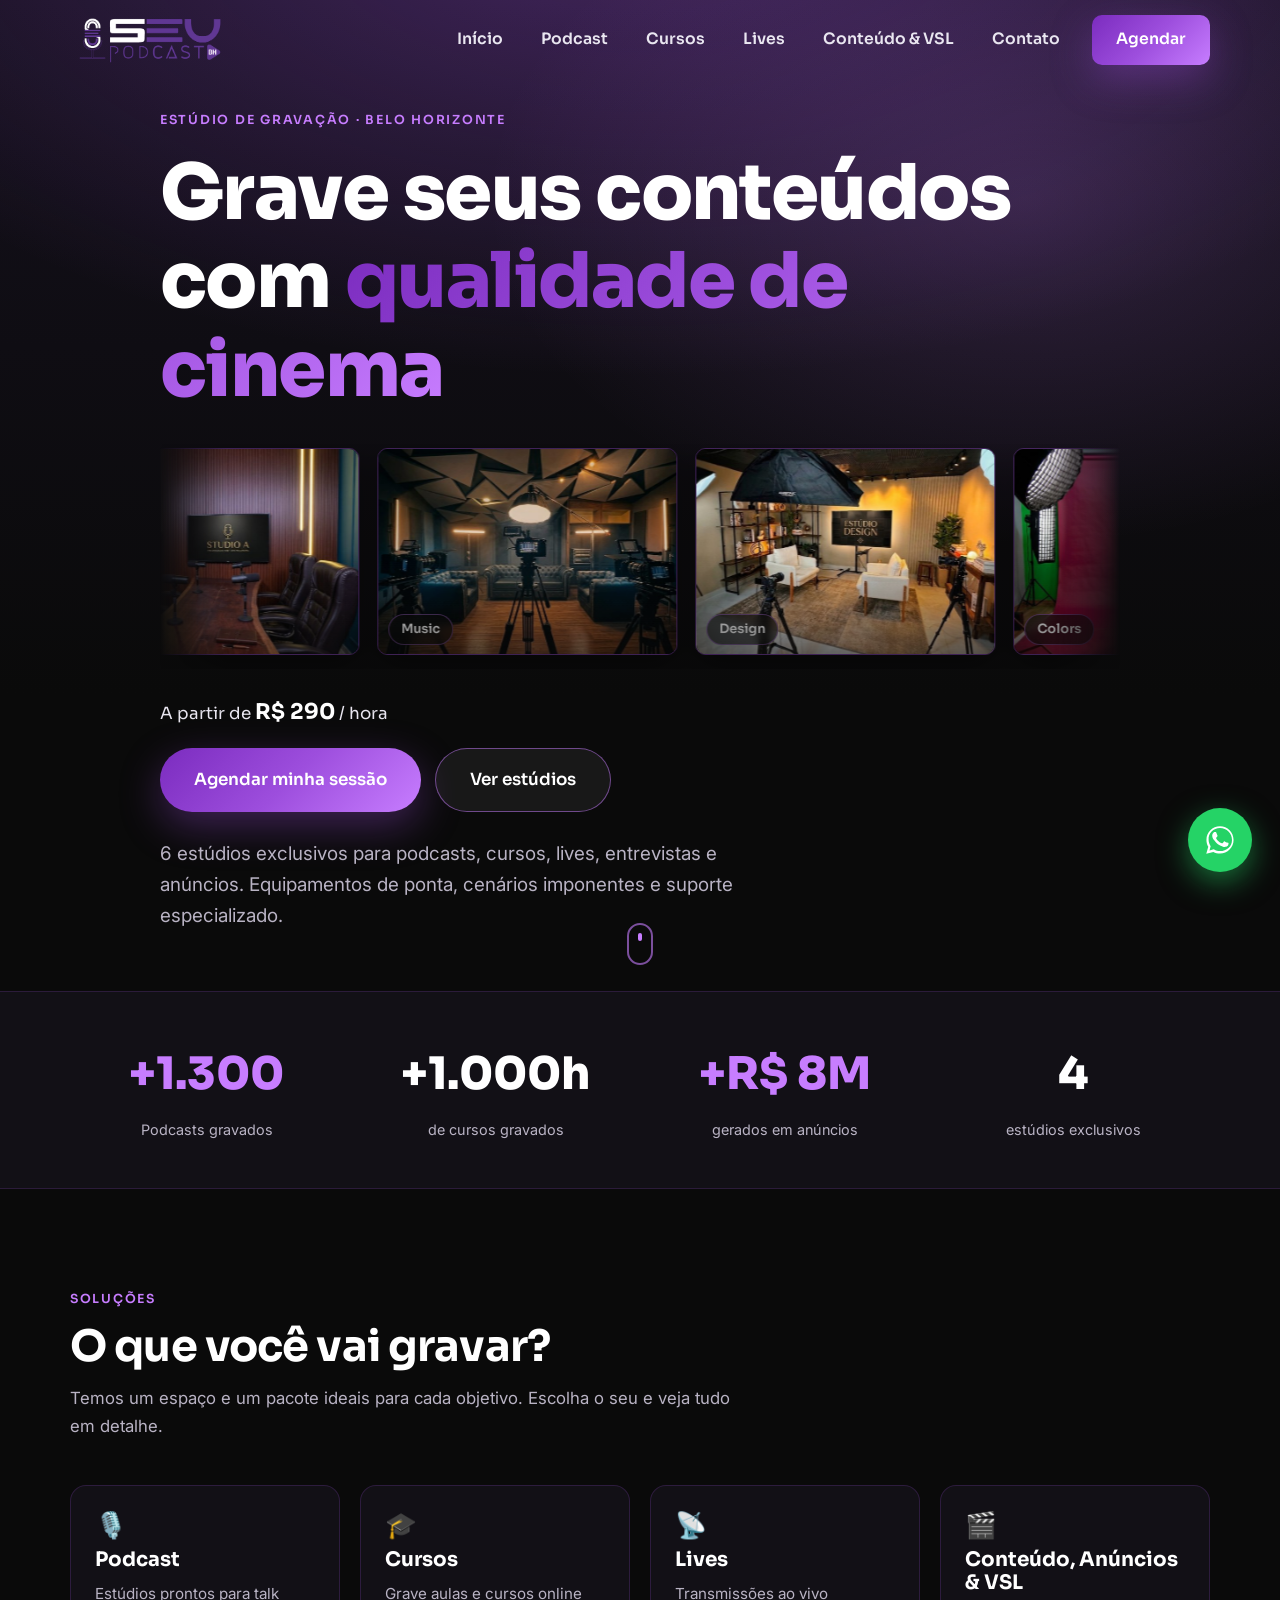
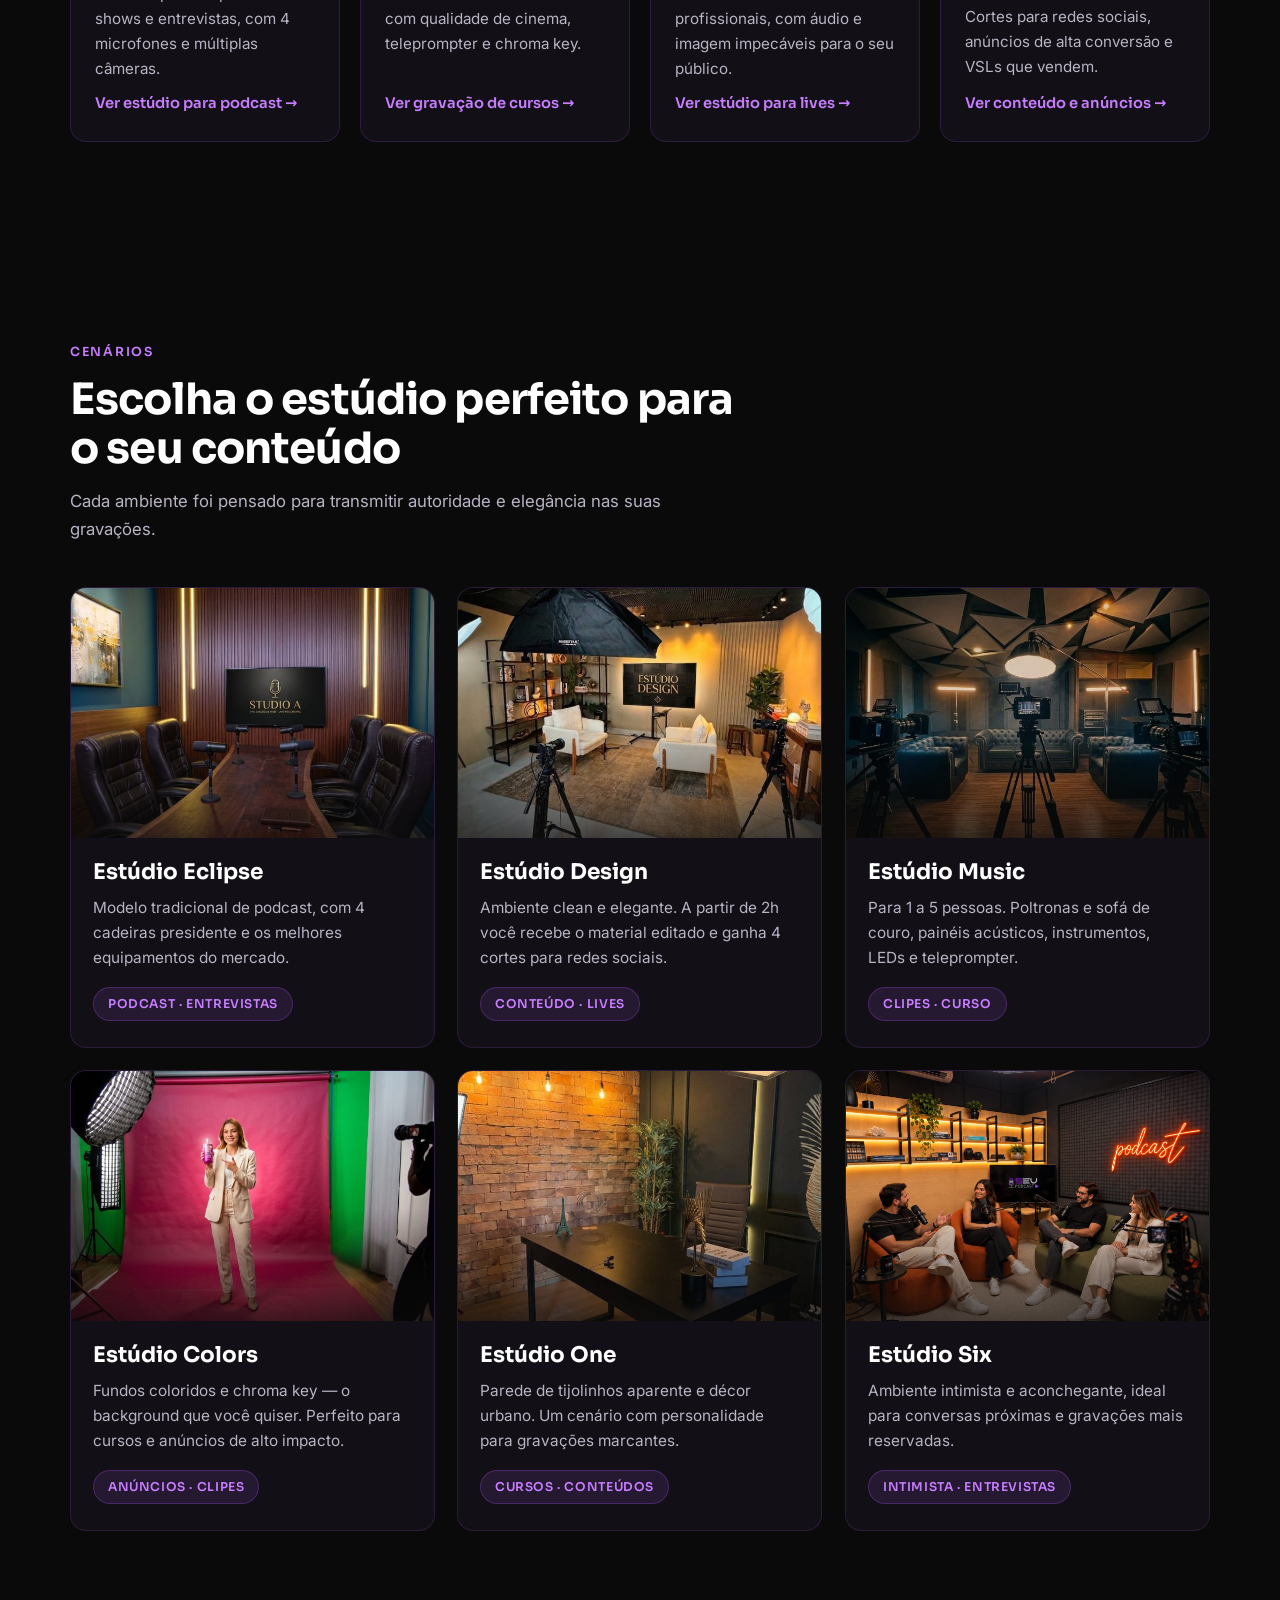
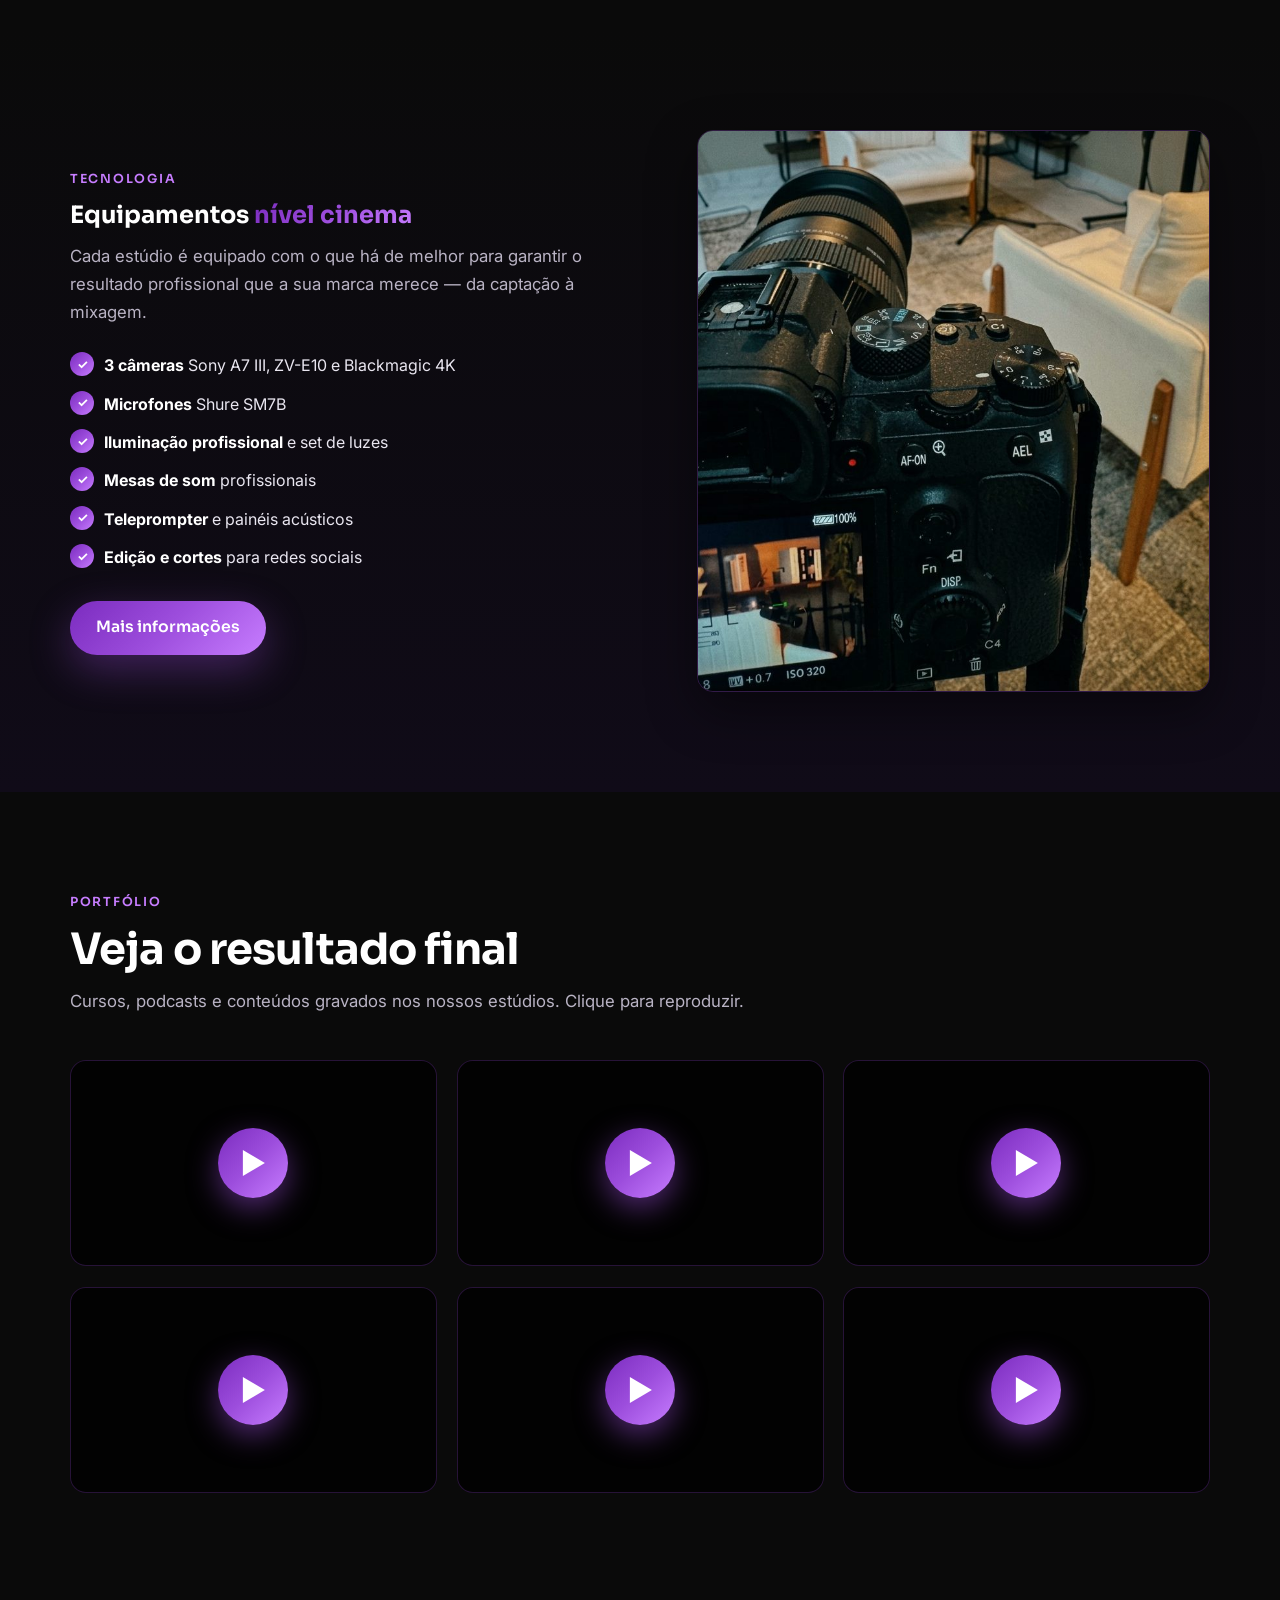
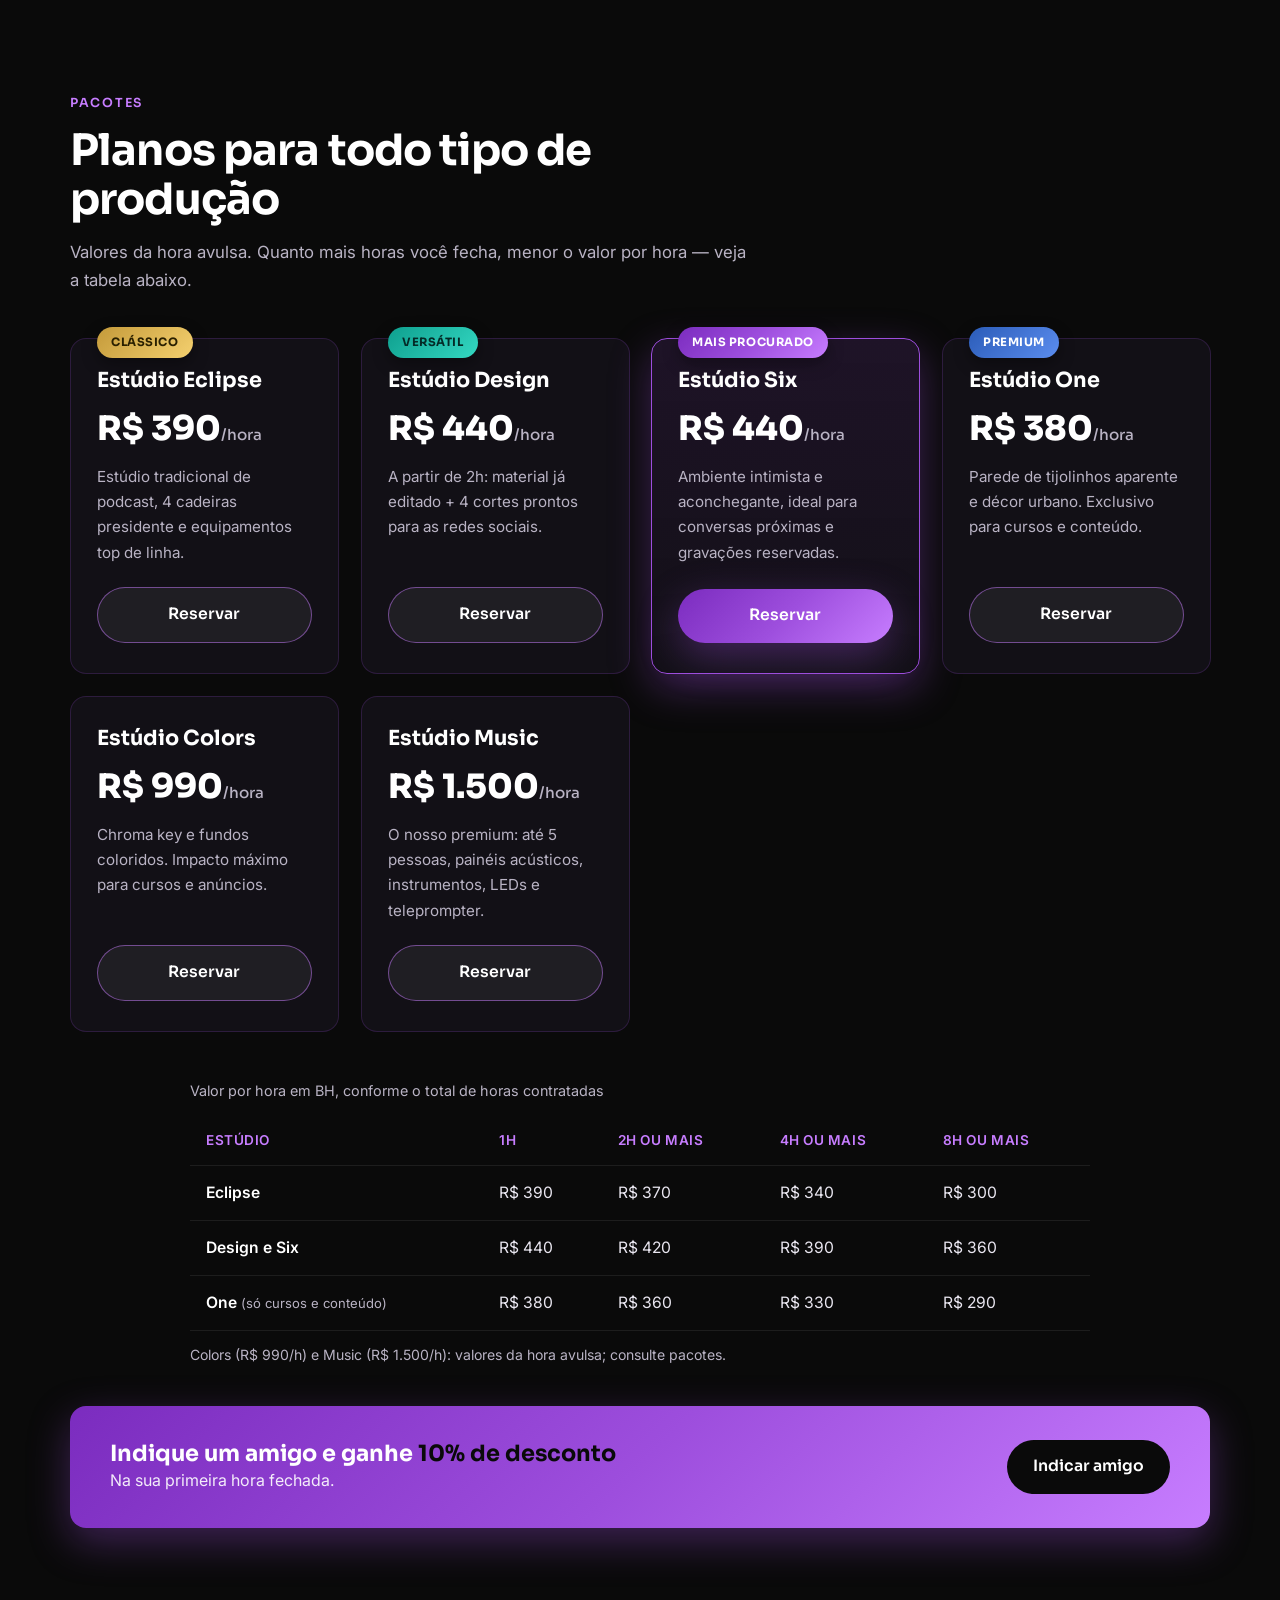
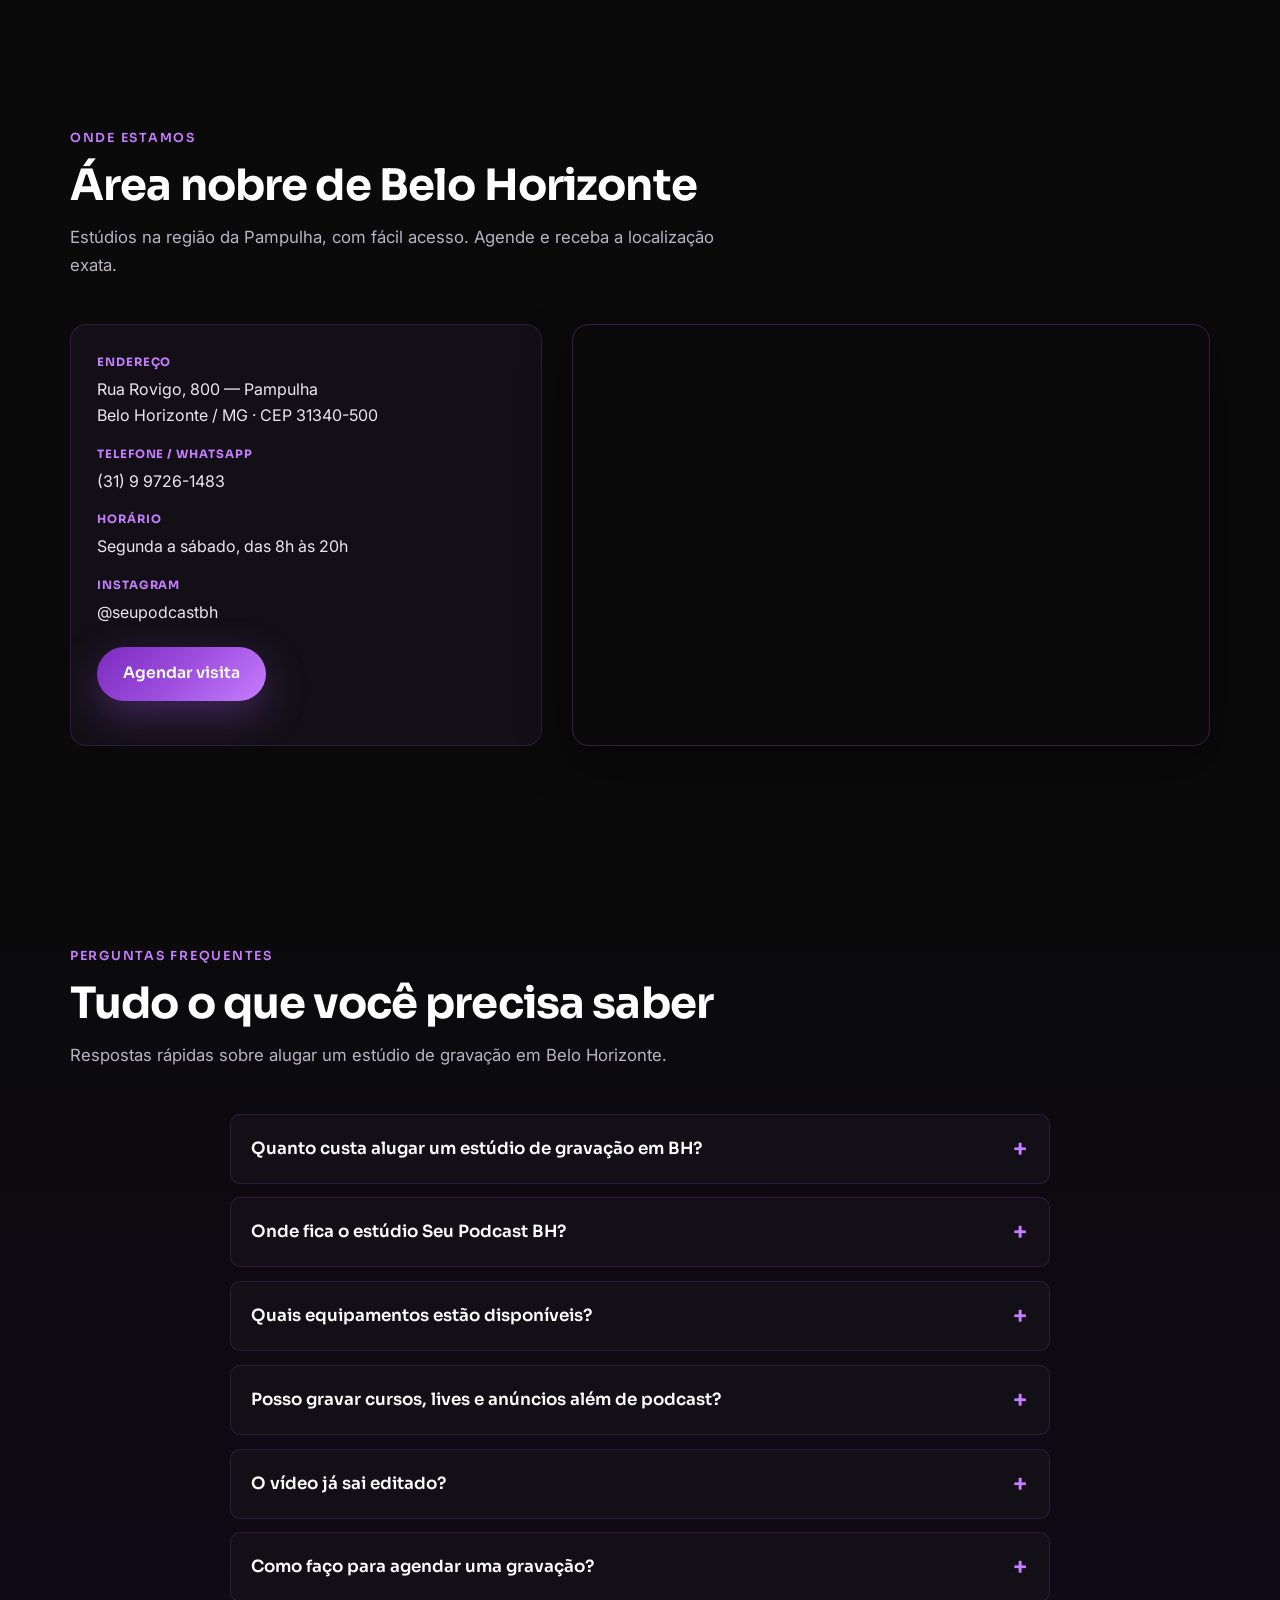
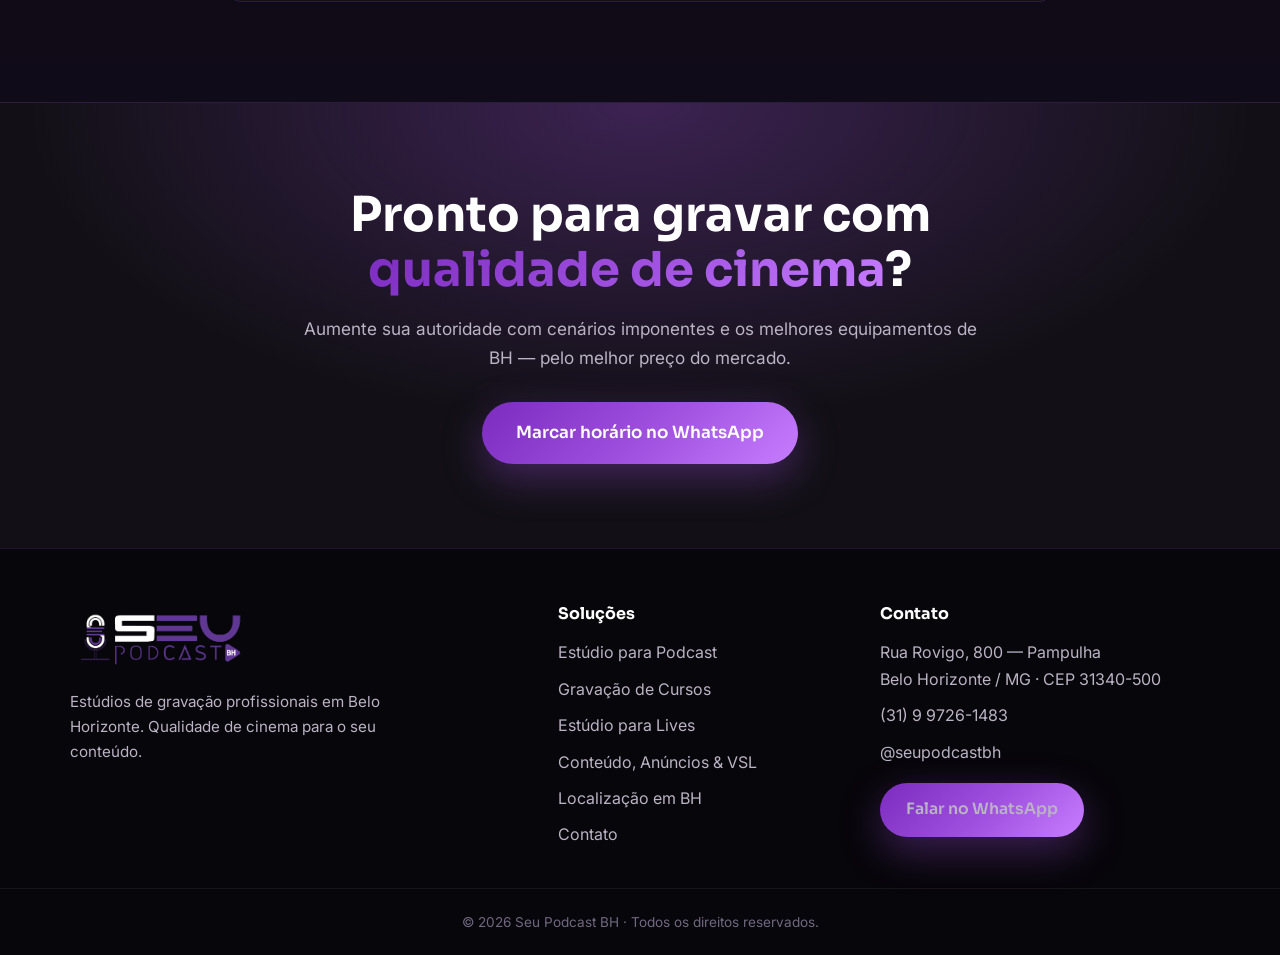
<file: index.html>
<!DOCTYPE html>
<html lang="pt-BR">
<head>
  <!-- Google Tag Manager -->
  <script>(function(w,d,s,l,i){w[l]=w[l]||[];w[l].push({'gtm.start':new Date().getTime(),event:'gtm.js'});var f=d.getElementsByTagName(s)[0],j=d.createElement(s),dl=l!='dataLayer'?'&l='+l:'';j.async=true;j.src='https://www.googletagmanager.com/gtm.js?id='+i+dl;f.parentNode.insertBefore(j,f);})(window,document,'script','dataLayer','GTM-W6CDV4F4');</script>
  <!-- End Google Tag Manager -->

  <meta charset="UTF-8" />
  <meta name="viewport" content="width=device-width, initial-scale=1.0" />
  <meta name="theme-color" content="#0a0a0a" />

  <title>Seu Podcast BH — Aluguel de Estúdio de Gravação com Qualidade de Cinema</title>
  <meta name="description" content="Alugue estúdios profissionais em Belo Horizonte para gravar podcasts, cursos, lives, entrevistas e anúncios. Equipamentos nível cinema, 6 cenários exclusivos e suporte completo. A partir de R$ 290/hora." />
  <meta name="keywords" content="estúdio de gravação BH, aluguel de estúdio, podcast Belo Horizonte, gravação de cursos, lives, entrevistas, talk show, estúdio profissional, estúdio podcast Pampulha, gravar vídeo BH, chroma key, anúncios" />
  <meta name="author" content="Seu Podcast BH" />

  <!-- Diretrizes de indexação (busca orgânica + IA) -->
  <meta name="robots" content="index, follow, max-image-preview:large, max-snippet:-1, max-video-preview:-1" />
  <meta name="googlebot" content="index, follow, max-image-preview:large, max-snippet:-1" />
  <meta name="language" content="Portuguese" />
  <meta name="revisit-after" content="7 days" />

  <!-- Geolocalização (SEO local) -->
  <meta name="geo.region" content="BR-MG" />
  <meta name="geo.placename" content="Belo Horizonte" />
  <meta name="geo.position" content="-19.8601392;-43.9840548" />
  <meta name="ICBM" content="-19.8601392, -43.9840548" />

  <!-- Open Graph -->
  <meta property="og:type" content="website" />
  <meta property="og:locale" content="pt_BR" />
  <meta property="og:site_name" content="Seu Podcast BH" />
  <meta property="og:title" content="Seu Podcast BH — Estúdio de Gravação com Qualidade de Cinema" />
  <meta property="og:description" content="Estúdios profissionais em BH para podcasts, cursos, lives e anúncios. Equipamentos nível cinema e 6 cenários exclusivos. A partir de R$ 290/hora." />
  <meta property="og:url" content="https://www.seupodcastbh.com.br/" />
  <meta property="og:image" content="https://www.seupodcastbh.com.br/assets/estudio-music.jpg" />
  <meta property="og:image:width" content="1200" />
  <meta property="og:image:height" content="900" />
  <meta property="og:image:alt" content="Estúdio de gravação profissional Seu Podcast BH em Belo Horizonte" />

  <!-- Twitter / X -->
  <meta name="twitter:card" content="summary_large_image" />
  <meta name="twitter:title" content="Seu Podcast BH — Estúdio de Gravação com Qualidade de Cinema" />
  <meta name="twitter:description" content="Alugue estúdios em BH para podcasts, cursos, lives e anúncios. Equipamentos nível cinema." />
  <meta name="twitter:image" content="https://www.seupodcastbh.com.br/assets/estudio-music.jpg" />

  <link rel="icon" type="image/png" href="assets/favicon.png" />
  <link rel="apple-touch-icon" href="assets/favicon.png" />
  <link rel="canonical" href="https://www.seupodcastbh.com.br/" />
  <link rel="alternate" hreflang="pt-BR" href="https://www.seupodcastbh.com.br/" />
  <link rel="sitemap" type="application/xml" title="Sitemap" href="/sitemap.xml" />

  <!-- Google Fonts: títulos cinematográficos + corpo legível -->
  <link rel="preconnect" href="https://fonts.googleapis.com" />
  <link rel="preconnect" href="https://fonts.gstatic.com" crossorigin />
  <link href="https://fonts.googleapis.com/css2?family=Sora:wght@400;600;700;800&family=Inter:wght@400;500;600&display=swap" rel="stylesheet" media="print" onload="this.media='all'" />
  <noscript><link href="https://fonts.googleapis.com/css2?family=Sora:wght@400;600;700;800&family=Inter:wght@400;500;600&display=swap" rel="stylesheet" /></noscript>

  <link rel="stylesheet" href="style.css" />

  <!-- ============ DADOS ESTRUTURADOS (Schema.org) ============ -->
  <script type="application/ld+json">
  {
    "@context": "https://schema.org",
    "@graph": [
      {
        "@type": ["LocalBusiness", "ProfessionalService"],
        "@id": "https://www.seupodcastbh.com.br/#business",
        "name": "Seu Podcast BH",
        "alternateName": "Seu Podcast BH — Estúdio de Gravação",
        "description": "Aluguel de estúdios de gravação profissionais em Belo Horizonte para podcasts, cursos, lives, entrevistas, clipes e anúncios. Equipamentos nível cinema, 6 cenários exclusivos e suporte especializado.",
        "url": "https://www.seupodcastbh.com.br/",
        "image": "https://www.seupodcastbh.com.br/assets/estudio-music.jpg",
        "logo": "https://www.seupodcastbh.com.br/assets/logo.png",
        "telephone": "+5531997261483",
        "priceRange": "R$290–R$1500",
        "currenciesAccepted": "BRL",
        "paymentAccepted": "Pix, Cartão de crédito, Dinheiro",
        "address": {
          "@type": "PostalAddress",
          "streetAddress": "Rua Rovigo, 800",
          "addressLocality": "Belo Horizonte",
          "addressRegion": "MG",
          "postalCode": "31340-500",
          "addressCountry": "BR"
        },
        "geo": {
          "@type": "GeoCoordinates",
          "latitude": -19.8601392,
          "longitude": -43.9840548
        },
        "hasMap": "https://www.google.com/maps?q=Est%C3%BAdio+de+Grava%C3%A7%C3%A3o+-+Seu+Podcast+BH",
        "areaServed": [
          { "@type": "City", "name": "Belo Horizonte" },
          { "@type": "AdministrativeArea", "name": "Região Metropolitana de Belo Horizonte" },
          { "@type": "State", "name": "Minas Gerais" }
        ],
        "openingHoursSpecification": [
          {
            "@type": "OpeningHoursSpecification",
            "dayOfWeek": ["Monday", "Tuesday", "Wednesday", "Thursday", "Friday", "Saturday"],
            "opens": "08:00",
            "closes": "20:00"
          }
        ],
        "sameAs": ["https://www.instagram.com/seupodcastbh"],
        "knowsAbout": ["Gravação de podcast", "Gravação de cursos", "Lives", "Entrevistas", "Anúncios em vídeo", "Chroma key", "Edição de vídeo"],
        "makesOffer": [
          { "@type": "Offer", "name": "Estúdio Six", "description": "Ambiente intimista para conversas próximas e entrevistas.", "priceCurrency": "BRL", "price": "440", "priceSpecification": [{"@type": "UnitPriceSpecification", "price": "440", "priceCurrency": "BRL", "unitCode": "HUR", "unitText": "hora"}, {"@type": "UnitPriceSpecification", "price": "420", "priceCurrency": "BRL", "unitCode": "HUR", "unitText": "hora", "eligibleQuantity": {"@type": "QuantitativeValue", "minValue": 2, "unitCode": "HUR"}}, {"@type": "UnitPriceSpecification", "price": "390", "priceCurrency": "BRL", "unitCode": "HUR", "unitText": "hora", "eligibleQuantity": {"@type": "QuantitativeValue", "minValue": 4, "unitCode": "HUR"}}, {"@type": "UnitPriceSpecification", "price": "360", "priceCurrency": "BRL", "unitCode": "HUR", "unitText": "hora", "eligibleQuantity": {"@type": "QuantitativeValue", "minValue": 8, "unitCode": "HUR"}}] },
          { "@type": "Offer", "name": "Estúdio Eclipse", "description": "Estúdio tradicional de podcast com 4 cadeiras presidente.", "priceCurrency": "BRL", "price": "390", "priceSpecification": [{"@type": "UnitPriceSpecification", "price": "390", "priceCurrency": "BRL", "unitCode": "HUR", "unitText": "hora"}, {"@type": "UnitPriceSpecification", "price": "370", "priceCurrency": "BRL", "unitCode": "HUR", "unitText": "hora", "eligibleQuantity": {"@type": "QuantitativeValue", "minValue": 2, "unitCode": "HUR"}}, {"@type": "UnitPriceSpecification", "price": "340", "priceCurrency": "BRL", "unitCode": "HUR", "unitText": "hora", "eligibleQuantity": {"@type": "QuantitativeValue", "minValue": 4, "unitCode": "HUR"}}, {"@type": "UnitPriceSpecification", "price": "300", "priceCurrency": "BRL", "unitCode": "HUR", "unitText": "hora", "eligibleQuantity": {"@type": "QuantitativeValue", "minValue": 8, "unitCode": "HUR"}}] },
          { "@type": "Offer", "name": "Estúdio Design", "description": "Ambiente clean; a partir de 2h inclui edição e 4 cortes para redes sociais.", "priceCurrency": "BRL", "price": "440", "priceSpecification": [{"@type": "UnitPriceSpecification", "price": "440", "priceCurrency": "BRL", "unitCode": "HUR", "unitText": "hora"}, {"@type": "UnitPriceSpecification", "price": "420", "priceCurrency": "BRL", "unitCode": "HUR", "unitText": "hora", "eligibleQuantity": {"@type": "QuantitativeValue", "minValue": 2, "unitCode": "HUR"}}, {"@type": "UnitPriceSpecification", "price": "390", "priceCurrency": "BRL", "unitCode": "HUR", "unitText": "hora", "eligibleQuantity": {"@type": "QuantitativeValue", "minValue": 4, "unitCode": "HUR"}}, {"@type": "UnitPriceSpecification", "price": "360", "priceCurrency": "BRL", "unitCode": "HUR", "unitText": "hora", "eligibleQuantity": {"@type": "QuantitativeValue", "minValue": 8, "unitCode": "HUR"}}] },
          { "@type": "Offer", "name": "Estúdio One", "description": "Cenário urbano com parede de tijolinhos, exclusivo para cursos e conteúdos.", "priceCurrency": "BRL", "price": "380", "priceSpecification": [{"@type": "UnitPriceSpecification", "price": "380", "priceCurrency": "BRL", "unitCode": "HUR", "unitText": "hora"}, {"@type": "UnitPriceSpecification", "price": "360", "priceCurrency": "BRL", "unitCode": "HUR", "unitText": "hora", "eligibleQuantity": {"@type": "QuantitativeValue", "minValue": 2, "unitCode": "HUR"}}, {"@type": "UnitPriceSpecification", "price": "330", "priceCurrency": "BRL", "unitCode": "HUR", "unitText": "hora", "eligibleQuantity": {"@type": "QuantitativeValue", "minValue": 4, "unitCode": "HUR"}}, {"@type": "UnitPriceSpecification", "price": "290", "priceCurrency": "BRL", "unitCode": "HUR", "unitText": "hora", "eligibleQuantity": {"@type": "QuantitativeValue", "minValue": 8, "unitCode": "HUR"}}] },
          { "@type": "Offer", "name": "Estúdio Colors", "description": "Chroma key e fundos coloridos para cursos e anúncios de alto impacto.", "priceCurrency": "BRL", "price": "990", "priceSpecification": { "@type": "UnitPriceSpecification", "price": "990", "priceCurrency": "BRL", "unitCode": "HUR", "unitText": "hora" } },
          { "@type": "Offer", "name": "Estúdio Music", "description": "Estúdio premium para até 5 pessoas, com painéis acústicos, instrumentos, LEDs e teleprompter.", "priceCurrency": "BRL", "price": "1500", "priceSpecification": { "@type": "UnitPriceSpecification", "price": "1500", "priceCurrency": "BRL", "unitCode": "HUR", "unitText": "hora" } }
        ]
      },
      {
        "@type": "WebSite",
        "@id": "https://www.seupodcastbh.com.br/#website",
        "url": "https://www.seupodcastbh.com.br/",
        "name": "Seu Podcast BH",
        "inLanguage": "pt-BR",
        "publisher": { "@id": "https://www.seupodcastbh.com.br/#business" }
      },
      {
        "@type": "SiteNavigationElement",
        "name": ["Estúdio para Podcast", "Gravação de Cursos", "Estúdio para Lives", "Conteúdo, Anúncios e VSL", "Localização em BH", "Contato"],
        "url": [
          "https://www.seupodcastbh.com.br/podcast/",
          "https://www.seupodcastbh.com.br/cursos/",
          "https://www.seupodcastbh.com.br/lives/",
          "https://www.seupodcastbh.com.br/conteudo/",
          "https://www.seupodcastbh.com.br/localizacao/",
          "https://www.seupodcastbh.com.br/contato/"
        ]
      },
      {
        "@type": "BreadcrumbList",
        "itemListElement": [
          { "@type": "ListItem", "position": 1, "name": "Início", "item": "https://www.seupodcastbh.com.br/" },
          { "@type": "ListItem", "position": 2, "name": "Estúdios", "item": "https://www.seupodcastbh.com.br/#estudios" },
          { "@type": "ListItem", "position": 3, "name": "Pacotes", "item": "https://www.seupodcastbh.com.br/#pacotes" }
        ]
      },
      {
        "@type": "FAQPage",
        "@id": "https://www.seupodcastbh.com.br/#faq",
        "mainEntity": [
          {
            "@type": "Question",
            "name": "Quanto custa alugar um estúdio de gravação em BH no Seu Podcast BH?",
            "acceptedAnswer": { "@type": "Answer", "text": "A hora avulsa custa R$ 380 no Estúdio One (cursos e conteúdo), R$ 390 no Eclipse e R$ 440 no Design e no Six; Colors sai por R$ 990 e Music por R$ 1.500. Em pacotes o valor por hora cai: com 8 horas ou mais, fica R$ 290 no One, R$ 300 no Eclipse e R$ 360 no Design e no Six." }
          },
          {
            "@type": "Question",
            "name": "Onde fica o estúdio Seu Podcast BH?",
            "acceptedAnswer": { "@type": "Answer", "text": "Estamos na região da Pampulha, em Belo Horizonte (MG). Você agenda pelo WhatsApp (31) 99726-1483 e recebe a localização exata e orientações de acesso." }
          },
          {
            "@type": "Question",
            "name": "Quais equipamentos estão disponíveis nos estúdios?",
            "acceptedAnswer": { "@type": "Answer", "text": "Cada estúdio conta com 3 câmeras (Sony A7 III, ZV-E10 e Blackmagic 4K), microfones Shure SM7B, iluminação profissional, mesas de som, teleprompter e painéis acústicos — tudo nível cinema." }
          },
          {
            "@type": "Question",
            "name": "Posso gravar cursos, lives e anúncios além de podcast?",
            "acceptedAnswer": { "@type": "Answer", "text": "Sim. Os estúdios atendem podcasts, cursos, lives, entrevistas, clipes e anúncios. O Estúdio Colors tem chroma key para fundos personalizados, ideal para cursos e anúncios de alto impacto." }
          },
          {
            "@type": "Question",
            "name": "O vídeo já sai editado?",
            "acceptedAnswer": { "@type": "Answer", "text": "No Estúdio Design, a partir de 2 horas de gravação você recebe o material já editado e ganha 4 cortes prontos para as redes sociais. Também oferecemos edição para os demais estúdios." }
          },
          {
            "@type": "Question",
            "name": "Como faço para agendar uma gravação?",
            "acceptedAnswer": { "@type": "Answer", "text": "É só falar com a gente no WhatsApp (31) 99726-1483 ou pelo Instagram @seupodcastbh. Confirmamos a disponibilidade, o estúdio ideal para o seu conteúdo e reservamos o seu horário." }
          }
        ]
      }
    ]
  }
  </script>
  <link rel="preload" as="image" href="assets/estudio-eclipse.jpg" fetchpriority="high" />
</head>

<body>
  <!-- Google Tag Manager (noscript) -->
  <noscript><iframe src="https://www.googletagmanager.com/ns.html?id=GTM-W6CDV4F4" height="0" width="0" style="display:none;visibility:hidden"></iframe></noscript>
  <!-- End Google Tag Manager (noscript) -->

  <!-- ===================== HEADER / NAVBAR ===================== -->
  <header class="navbar" id="navbar">
    <div class="container nav-inner">
      <a href="#inicio" class="nav-logo" aria-label="Seu Podcast BH - página inicial">
        <img src="assets/logo.png" alt="Logo Seu Podcast BH" width="139" height="52" />
      </a>

      <button class="nav-toggle" id="navToggle" aria-label="Abrir menu" aria-expanded="false" aria-controls="navMenu">
        <span></span><span></span><span></span>
      </button>

      <nav class="nav-menu" id="navMenu" aria-label="Navegação principal">
        <ul>
          <li><a href="#inicio">Início</a></li>
          <li><a href="podcast/">Podcast</a></li>
          <li><a href="cursos/">Cursos</a></li>
          <li><a href="lives/">Lives</a></li>
          <li><a href="conteudo/">Conteúdo &amp; VSL</a></li>
          <li><a href="contato/">Contato</a></li>
          <li>
            <a class="btn btn-primary nav-cta"
               href="https://seupodcast-saas-production.up.railway.app/l?s=seupodcastbh.com.br"
               target="_blank" rel="noopener">Agendar</a>
          </li>
        </ul>
      </nav>
    </div>
  </header>

  <main>
    <!-- ===================== HERO ===================== -->
    <section class="hero" id="inicio">
      <div class="hero-overlay"></div>
      <div class="container hero-content">
        <p class="hero-eyebrow reveal">Estúdio de gravação · Belo Horizonte</p>
        <h1 class="reveal">Grave seus conteúdos com <span class="grad-text">qualidade de cinema</span></h1>

        <!-- Faixa com as fotos dos estúdios -->
        <div class="hero-gallery reveal" aria-label="Fotos dos nossos estúdios">
          <div class="hero-track">
            <figure class="hero-shot"><img src="assets/estudio-eclipse.jpg" alt="Estúdio Eclipse" loading="eager" /><figcaption>Eclipse</figcaption></figure>
            <figure class="hero-shot"><img src="assets/estudio-music.jpg" alt="Estúdio Music" loading="eager" /><figcaption>Music</figcaption></figure>
            <figure class="hero-shot"><img src="assets/estudio-design.jpg" alt="Estúdio Design" loading="eager" /><figcaption>Design</figcaption></figure>
            <figure class="hero-shot"><img src="assets/estudio-colors.jpg" alt="Estúdio Colors" loading="lazy" /><figcaption>Colors</figcaption></figure>
            <figure class="hero-shot"><img src="assets/estudio-one.jpg" alt="Estúdio One" loading="lazy" /><figcaption>One</figcaption></figure>
            <figure class="hero-shot"><img src="assets/estudio-six.jpg" alt="Estúdio Six" loading="lazy" /><figcaption>Six</figcaption></figure>
          </div>
        </div>

        <p class="hero-price reveal">A partir de <strong>R$ 290</strong> / hora</p>
        <div class="hero-actions reveal">
          <a class="btn btn-primary btn-lg"
             href="https://seupodcast-saas-production.up.railway.app/l?s=seupodcastbh.com.br"
             target="_blank" rel="noopener">Agendar minha sessão</a>
          <a class="btn btn-ghost btn-lg" href="#estudios">Ver estúdios</a>
        </div>

        <p class="hero-sub reveal">
          6 estúdios exclusivos para podcasts, cursos, lives, entrevistas e anúncios.
          Equipamentos de ponta, cenários imponentes e suporte especializado.
        </p>
      </div>
      <a href="#numeros" class="scroll-cue" aria-label="Rolar para baixo"><span></span></a>
    </section>

    <!-- ===================== NÚMEROS ===================== -->
    <section class="stats" id="numeros" aria-label="Nossos números">
      <div class="container stats-grid">
        <div class="stat reveal">
          <span class="stat-num" data-count="1300" data-prefix="+" data-format="dot">+1.300</span>
          <span class="stat-label">Podcasts gravados</span>
        </div>
        <div class="stat reveal">
          <span class="stat-num" data-count="1000" data-prefix="+" data-suffix="h" data-format="dot">+1.000h</span>
          <span class="stat-label">de cursos gravados</span>
        </div>
        <div class="stat reveal">
          <span class="stat-num" data-count="8" data-prefix="+R$ " data-suffix="M">+R$ 8M</span>
          <span class="stat-label">gerados em anúncios</span>
        </div>
        <div class="stat reveal">
          <span class="stat-num" data-count="4">4</span>
          <span class="stat-label">estúdios exclusivos</span>
        </div>
      </div>
    </section>

    <!-- ===================== SOLUÇÕES (links para as páginas) ===================== -->
    <section class="section solutions" id="solucoes">
      <div class="container">
        <header class="section-head reveal">
          <p class="section-eyebrow">Soluções</p>
          <h2>O que você vai gravar?</h2>
          <p class="section-lead">Temos um espaço e um pacote ideais para cada objetivo. Escolha o seu e veja tudo em detalhe.</p>
        </header>
        <div class="sol-grid">
          <a class="sol-card reveal" href="podcast/">
            <span class="sol-icon" aria-hidden="true">🎙️</span>
            <h3>Podcast</h3>
            <p>Estúdios prontos para talk shows e entrevistas, com 4 microfones e múltiplas câmeras.</p>
            <span class="sol-link">Ver estúdio para podcast</span>
          </a>
          <a class="sol-card reveal" href="cursos/">
            <span class="sol-icon" aria-hidden="true">🎓</span>
            <h3>Cursos</h3>
            <p>Grave aulas e cursos online com qualidade de cinema, teleprompter e chroma key.</p>
            <span class="sol-link">Ver gravação de cursos</span>
          </a>
          <a class="sol-card reveal" href="lives/">
            <span class="sol-icon" aria-hidden="true">📡</span>
            <h3>Lives</h3>
            <p>Transmissões ao vivo profissionais, com áudio e imagem impecáveis para o seu público.</p>
            <span class="sol-link">Ver estúdio para lives</span>
          </a>
          <a class="sol-card reveal" href="conteudo/">
            <span class="sol-icon" aria-hidden="true">🎬</span>
            <h3>Conteúdo, Anúncios &amp; VSL</h3>
            <p>Cortes para redes sociais, anúncios de alta conversão e VSLs que vendem.</p>
            <span class="sol-link">Ver conteúdo e anúncios</span>
          </a>
        </div>
      </div>
    </section>

    <!-- ===================== ESTÚDIOS / CENÁRIOS ===================== -->
    <section class="section studios" id="estudios">
      <div class="container">
        <header class="section-head reveal">
          <p class="section-eyebrow">Cenários</p>
          <h2>Escolha o estúdio perfeito para o seu conteúdo</h2>
          <p class="section-lead">Cada ambiente foi pensado para transmitir autoridade e elegância nas suas gravações.</p>
        </header>

        <div class="studio-grid">
          <article class="studio-card reveal">
            <div class="studio-img"><img src="assets/estudio-eclipse.jpg" alt="Estúdio Eclipse — mesa de podcast clássica com cadeiras de couro" loading="lazy" /></div>
            <div class="studio-body">
              <h3>Estúdio Eclipse</h3>
              <p>Modelo tradicional de podcast, com 4 cadeiras presidente e os melhores equipamentos do mercado.</p>
              <span class="studio-tag">Podcast · Entrevistas</span>
            </div>
          </article>

          <article class="studio-card reveal">
            <div class="studio-img"><img src="assets/estudio-design.jpg" alt="Estúdio Design — sofás brancos em ambiente clean e elegante" loading="lazy" /></div>
            <div class="studio-body">
              <h3>Estúdio Design</h3>
              <p>Ambiente clean e elegante. A partir de 2h você recebe o material editado e ganha 4 cortes para redes sociais.</p>
              <span class="studio-tag">Conteúdo · Lives</span>
            </div>
          </article>

          <article class="studio-card reveal">
            <div class="studio-img"><img src="assets/estudio-music.jpg" alt="Estúdio Music — sofás Chesterfield e painéis acústicos" loading="lazy" /></div>
            <div class="studio-body">
              <h3>Estúdio Music</h3>
              <p>Para 1 a 5 pessoas. Poltronas e sofá de couro, painéis acústicos, instrumentos, LEDs e teleprompter.</p>
              <span class="studio-tag">Clipes · Curso</span>
            </div>
          </article>

          <article class="studio-card reveal">
            <div class="studio-img"><img src="assets/estudio-colors.jpg" alt="Estúdio Colors — fundo cromático para cursos e anúncios" loading="lazy" /></div>
            <div class="studio-body">
              <h3>Estúdio Colors</h3>
              <p>Fundos coloridos e chroma key — o background que você quiser. Perfeito para cursos e anúncios de alto impacto.</p>
              <span class="studio-tag">Anúncios · Clipes</span>
            </div>
          </article>

          <article class="studio-card reveal">
            <div class="studio-img"><img src="assets/estudio-one.jpg" alt="Estúdio One — parede de tijolinhos aparente e mesa preta" loading="lazy" /></div>
            <div class="studio-body">
              <h3>Estúdio One</h3>
              <p>Parede de tijolinhos aparente e décor urbano. Um cenário com personalidade para gravações marcantes.</p>
              <span class="studio-tag">Cursos · Conteúdos</span>
            </div>
          </article>

          <article class="studio-card reveal">
            <div class="studio-img"><img src="assets/estudio-six.jpg" alt="Estúdio Six — ambiente intimista com sofás claros" loading="lazy" /></div>
            <div class="studio-body">
              <h3>Estúdio Six</h3>
              <p>Ambiente intimista e aconchegante, ideal para conversas próximas e gravações mais reservadas.</p>
              <span class="studio-tag">Intimista · Entrevistas</span>
            </div>
          </article>
        </div>
      </div>
    </section>

    <!-- ===================== EQUIPAMENTOS ===================== -->
    <section class="section equip" id="equipamentos">
      <div class="container equip-inner">
        <div class="equip-text reveal">
          <p class="section-eyebrow">Tecnologia</p>
          <h2>Equipamentos <span class="grad-text">nível cinema</span></h2>
          <p class="section-lead">
            Cada estúdio é equipado com o que há de melhor para garantir o resultado profissional
            que a sua marca merece — da captação à mixagem.
          </p>
          <ul class="equip-list">
            <li><strong>3 câmeras</strong> Sony A7 III, ZV-E10 e Blackmagic 4K</li>
            <li><strong>Microfones</strong> Shure SM7B</li>
            <li><strong>Iluminação profissional</strong> e set de luzes</li>
            <li><strong>Mesas de som</strong> profissionais</li>
            <li><strong>Teleprompter</strong> e painéis acústicos</li>
            <li><strong>Edição e cortes</strong> para redes sociais</li>
          </ul>
          <a class="btn btn-primary"
             href="https://seupodcast-saas-production.up.railway.app/l?s=seupodcastbh.com.br"
             target="_blank" rel="noopener">Mais informações</a>
        </div>
        <div class="equip-media reveal">
          <img src="assets/equipamentos.jpg" alt="Equipamentos nível cinema: câmeras, microfones e iluminação profissional" loading="lazy" />
        </div>
      </div>
    </section>

    <!-- ===================== TRABALHOS / VÍDEOS ===================== -->
    <section class="section works" id="trabalhos">
      <div class="container">
        <header class="section-head reveal">
          <p class="section-eyebrow">Portfólio</p>
          <h2>Veja o resultado final</h2>
          <p class="section-lead">Cursos, podcasts e conteúdos gravados nos nossos estúdios. Clique para reproduzir.</p>
        </header>

        <div class="video-grid">
          <!-- Facade de YouTube: carrega o player só ao clicar (performance) -->
          <div class="video-card reveal" data-yt="noRDLwCC7I4" tabindex="0" role="button" aria-label="Reproduzir vídeo de exemplo 1"></div>
          <div class="video-card reveal" data-yt="heM0Sy936r4" tabindex="0" role="button" aria-label="Reproduzir vídeo de exemplo 2"></div>
          <div class="video-card reveal" data-yt="4hSRyRL5zZk" tabindex="0" role="button" aria-label="Reproduzir vídeo de exemplo 3"></div>
          <div class="video-card reveal" data-yt="MSfX1EmOfJg" tabindex="0" role="button" aria-label="Reproduzir vídeo de exemplo 4"></div>
          <div class="video-card reveal" data-yt="_vdRPhDohxA" tabindex="0" role="button" aria-label="Reproduzir vídeo de exemplo 5"></div>
          <div class="video-card reveal" data-yt="cunbGgpm2G4" tabindex="0" role="button" aria-label="Reproduzir vídeo de exemplo 6"></div>
        </div>
      </div>
    </section>

    <!-- ===================== PACOTES ===================== -->
    <section class="section packages" id="pacotes">
      <div class="container">
        <header class="section-head reveal">
          <p class="section-eyebrow">Pacotes</p>
          <h2>Planos para todo tipo de produção</h2>
          <p class="section-lead">Valores da hora avulsa. Quanto mais horas você fecha, menor o valor por hora — veja a tabela abaixo.</p>
        </header>

        <div class="price-grid">
          <article class="price-card reveal">
            <span class="price-badge badge-classico">Clássico</span>
            <h3>Estúdio Eclipse</h3>
            <p class="price">R$ 390<span>/hora</span></p>
            <p class="price-desc">Estúdio tradicional de podcast, 4 cadeiras presidente e equipamentos top de linha.</p>
            <a class="btn btn-ghost" href="https://seupodcast-saas-production.up.railway.app/l?s=seupodcastbh.com.br" target="_blank" rel="noopener">Reservar</a>
          </article>

          <article class="price-card reveal">
            <span class="price-badge badge-versatil">Versátil</span>
            <h3>Estúdio Design</h3>
            <p class="price">R$ 440<span>/hora</span></p>
            <p class="price-desc">A partir de 2h: material já editado + 4 cortes prontos para as redes sociais.</p>
            <a class="btn btn-ghost" href="https://seupodcast-saas-production.up.railway.app/l?s=seupodcastbh.com.br" target="_blank" rel="noopener">Reservar</a>
          </article>

          <article class="price-card featured reveal">
            <span class="price-badge">Mais procurado</span>
            <h3>Estúdio Six</h3>
            <p class="price">R$ 440<span>/hora</span></p>
            <p class="price-desc">Ambiente intimista e aconchegante, ideal para conversas próximas e gravações reservadas.</p>
            <a class="btn btn-primary" href="https://seupodcast-saas-production.up.railway.app/l?s=seupodcastbh.com.br" target="_blank" rel="noopener">Reservar</a>
          </article>

          <article class="price-card reveal">
            <span class="price-badge badge-premium">Premium</span>
            <h3>Estúdio One</h3>
            <p class="price">R$ 380<span>/hora</span></p>
            <p class="price-desc">Parede de tijolinhos aparente e décor urbano. Exclusivo para cursos e conteúdo.</p>
            <a class="btn btn-ghost" href="https://seupodcast-saas-production.up.railway.app/l?s=seupodcastbh.com.br" target="_blank" rel="noopener">Reservar</a>
          </article>

          <article class="price-card reveal">
            <h3>Estúdio Colors</h3>
            <p class="price">R$ 990<span>/hora</span></p>
            <p class="price-desc">Chroma key e fundos coloridos. Impacto máximo para cursos e anúncios.</p>
            <a class="btn btn-ghost" href="https://seupodcast-saas-production.up.railway.app/l?s=seupodcastbh.com.br" target="_blank" rel="noopener">Reservar</a>
          </article>

          <article class="price-card reveal">
            <h3>Estúdio Music</h3>
            <p class="price">R$ 1.500<span>/hora</span></p>
            <p class="price-desc">O nosso premium: até 5 pessoas, painéis acústicos, instrumentos, LEDs e teleprompter.</p>
            <a class="btn btn-ghost" href="https://seupodcast-saas-production.up.railway.app/l?s=seupodcastbh.com.br" target="_blank" rel="noopener">Reservar</a>
          </article>
        </div>

        <div class="price-table reveal"><table><caption>Valor por hora em BH, conforme o total de horas contratadas</caption><thead><tr><th scope="col">Estúdio</th><th scope="col">1h</th><th scope="col">2h ou mais</th><th scope="col">4h ou mais</th><th scope="col">8h ou mais</th></tr></thead><tbody><tr><th scope="row">Eclipse</th><td>R$ 390</td><td>R$ 370</td><td>R$ 340</td><td>R$ 300</td></tr><tr><th scope="row">Design e Six</th><td>R$ 440</td><td>R$ 420</td><td>R$ 390</td><td>R$ 360</td></tr><tr><th scope="row">One <small>(só cursos e conteúdo)</small></th><td>R$ 380</td><td>R$ 360</td><td>R$ 330</td><td>R$ 290</td></tr></tbody></table><p class="price-note">Colors (R$ 990/h) e Music (R$ 1.500/h): valores da hora avulsa; consulte pacotes.</p></div>

        <div class="referral reveal">
          <div>
            <h3>Indique um amigo e ganhe <span class="grad-text">10% de desconto</span></h3>
            <p>Na sua primeira hora fechada.</p>
          </div>
          <a class="btn btn-primary" href="https://seupodcast-saas-production.up.railway.app/l?s=seupodcastbh.com.br" target="_blank" rel="noopener">Indicar amigo</a>
        </div>
      </div>
    </section>

    <!-- ===================== LOCALIZAÇÃO ===================== -->
    <section class="section location" id="localizacao">
      <div class="container">
        <header class="section-head reveal">
          <p class="section-eyebrow">Onde estamos</p>
          <h2>Área nobre de Belo Horizonte</h2>
          <p class="section-lead">Estúdios na região da Pampulha, com fácil acesso. Agende e receba a localização exata.</p>
        </header>
        <div class="location-grid">
          <address class="location-info reveal">
            <p class="loc-item"><strong>Endereço</strong>Rua Rovigo, 800 — Pampulha<br />Belo Horizonte / MG · CEP 31340-500</p>
            <p class="loc-item"><strong>Telefone / WhatsApp</strong><a href="tel:+5531997261483">(31) 9 9726-1483</a></p>
            <p class="loc-item"><strong>Horário</strong>Segunda a sábado, das 8h às 20h</p>
            <p class="loc-item"><strong>Instagram</strong><a href="https://www.instagram.com/seupodcastbh" target="_blank" rel="noopener">@seupodcastbh</a></p>
            <a class="btn btn-primary"
               href="https://seupodcast-saas-production.up.railway.app/l?s=seupodcastbh.com.br"
               target="_blank" rel="noopener">Agendar visita</a>
          </address>
          <div class="map-wrap reveal">
            <iframe
              title="Mapa - Estúdio de Gravação Seu Podcast BH em Belo Horizonte"
              src="https://www.google.com/maps/embed?pb=!1m18!1m12!1m3!1d3755.4025406760875!2d-43.9840548!3d-19.8601392!2m3!1f0!2f0!3f0!3m2!1i1024!2i768!4f13.1!3m3!1m2!1s0xa691bb6ae76511%3A0x5d7e9b7bb9962e86!2sEst%C3%BAdio%20de%20Grava%C3%A7%C3%A3o%20-%20Seu%20Podcast%20BH!5e0!3m2!1spt-BR!2sbr!4v1736520000000!5m2!1spt-BR!2sbr"
              loading="lazy" referrerpolicy="no-referrer-when-downgrade" allowfullscreen></iframe>
          </div>
        </div>
      </div>
    </section>

    <!-- ===================== FAQ (conteúdo para SEO/AEO) ===================== -->
    <section class="section faq" id="faq">
      <div class="container">
        <header class="section-head reveal">
          <p class="section-eyebrow">Perguntas frequentes</p>
          <h2>Tudo o que você precisa saber</h2>
          <p class="section-lead">Respostas rápidas sobre alugar um estúdio de gravação em Belo Horizonte.</p>
        </header>

        <div class="faq-list">
          <details class="faq-item reveal">
            <summary>Quanto custa alugar um estúdio de gravação em BH?</summary>
            <p>A hora avulsa custa <strong>R$ 380</strong> no Estúdio One (cursos e conteúdo), <strong>R$ 390</strong> no Eclipse e <strong>R$ 440</strong> no Design e no Six; Colors sai por R$ 990 e Music por R$ 1.500. Em pacotes o valor por hora cai: com 8 horas ou mais, fica <strong>R$ 290</strong> no One, R$ 300 no Eclipse e R$ 360 no Design e no Six.</p>
          </details>
          <details class="faq-item reveal">
            <summary>Onde fica o estúdio Seu Podcast BH?</summary>
            <p>Estamos na região da <strong>Pampulha, em Belo Horizonte (MG)</strong>, na Rua Rovigo, 800. Você agenda pelo WhatsApp (31) 99726-1483 e recebe a localização exata e as orientações de acesso.</p>
          </details>
          <details class="faq-item reveal">
            <summary>Quais equipamentos estão disponíveis?</summary>
            <p>Cada estúdio conta com <strong>3 câmeras</strong> (Sony A7 III, ZV-E10 e Blackmagic 4K), <strong>microfones Shure SM7B</strong>, iluminação profissional, mesas de som, teleprompter e painéis acústicos — tudo nível cinema.</p>
          </details>
          <details class="faq-item reveal">
            <summary>Posso gravar cursos, lives e anúncios além de podcast?</summary>
            <p>Sim. Atendemos <strong>podcasts, cursos, lives, entrevistas, clipes e anúncios</strong>. O Estúdio Colors tem chroma key para fundos personalizados, ideal para cursos e anúncios de alto impacto.</p>
          </details>
          <details class="faq-item reveal">
            <summary>O vídeo já sai editado?</summary>
            <p>No <strong>Estúdio Design</strong>, a partir de 2 horas de gravação você recebe o material já editado e ganha 4 cortes prontos para as redes sociais. Também oferecemos edição para os demais estúdios.</p>
          </details>
          <details class="faq-item reveal">
            <summary>Como faço para agendar uma gravação?</summary>
            <p>É só falar com a gente no <strong>WhatsApp (31) 99726-1483</strong> ou pelo Instagram @seupodcastbh. Confirmamos a disponibilidade, indicamos o estúdio ideal para o seu conteúdo e reservamos o seu horário.</p>
          </details>
        </div>
      </div>
    </section>

    <!-- ===================== CTA FINAL ===================== -->
    <section class="cta-final" id="contato">
      <div class="container cta-inner reveal">
        <h2>Pronto para gravar com <span class="grad-text">qualidade de cinema</span>?</h2>
        <p>Aumente sua autoridade com cenários imponentes e os melhores equipamentos de BH — pelo melhor preço do mercado.</p>
        <a class="btn btn-primary btn-lg"
           href="https://seupodcast-saas-production.up.railway.app/l?s=seupodcastbh.com.br"
           target="_blank" rel="noopener">Marcar horário no WhatsApp</a>
      </div>
    </section>
  </main>

  <!-- ===================== FOOTER ===================== -->
  <footer class="footer">
    <div class="container footer-inner">
      <div class="footer-brand">
        <img src="assets/logo.png" alt="Seu Podcast BH" width="181" height="68" />
        <p>Estúdios de gravação profissionais em Belo Horizonte. Qualidade de cinema para o seu conteúdo.</p>
      </div>
      <nav class="footer-nav" aria-label="Links do rodapé">
        <h4>Soluções</h4>
        <ul>
          <li><a href="podcast/">Estúdio para Podcast</a></li>
          <li><a href="cursos/">Gravação de Cursos</a></li>
          <li><a href="lives/">Estúdio para Lives</a></li>
          <li><a href="conteudo/">Conteúdo, Anúncios &amp; VSL</a></li>
          <li><a href="localizacao/">Localização em BH</a></li>
          <li><a href="contato/">Contato</a></li>
        </ul>
      </nav>
      <div class="footer-contact">
        <h4>Contato</h4>
        <address class="footer-address">
          <p>Rua Rovigo, 800 — Pampulha<br />Belo Horizonte / MG · CEP 31340-500</p>
          <p><a href="tel:+5531997261483">(31) 9 9726-1483</a></p>
          <p><a href="https://www.instagram.com/seupodcastbh" target="_blank" rel="noopener">@seupodcastbh</a></p>
        </address>
        <a class="btn btn-primary"
           href="https://seupodcast-saas-production.up.railway.app/l?s=seupodcastbh.com.br"
           target="_blank" rel="noopener">Falar no WhatsApp</a>
      </div>
    </div>
    <div class="footer-bottom">
      <div class="container">
        <p>© <span id="year"></span> Seu Podcast BH · Todos os direitos reservados.</p>
      </div>
    </div>
  </footer>

  <!-- Botão flutuante WhatsApp -->
  <a class="whatsapp-float"
     href="https://seupodcast-saas-production.up.railway.app/l?s=seupodcastbh.com.br"
     target="_blank" rel="noopener" aria-label="Falar no WhatsApp">
    <svg viewBox="0 0 32 32" width="28" height="28" aria-hidden="true" fill="currentColor">
      <path d="M16 .4C7.4.4.5 7.3.5 15.9c0 2.8.7 5.5 2.1 7.9L.3 31.7l8.1-2.1c2.3 1.3 4.9 1.9 7.6 1.9 8.6 0 15.5-6.9 15.5-15.5S24.6.4 16 .4zm0 28.3c-2.4 0-4.7-.6-6.7-1.8l-.5-.3-4.8 1.3 1.3-4.7-.3-.5c-1.3-2.1-2-4.5-2-6.9C2.3 8.3 8.4 2.3 16 2.3S29.7 8.3 29.7 16 23.6 28.7 16 28.7zm8.4-9.5c-.5-.2-2.7-1.3-3.1-1.5-.4-.2-.7-.2-1 .2-.3.5-1.1 1.5-1.4 1.7-.2.3-.5.3-.9.1-.5-.2-2-.7-3.7-2.3-1.4-1.2-2.3-2.7-2.6-3.2-.3-.5 0-.7.2-1 .2-.2.5-.5.7-.8.2-.3.3-.5.5-.8.1-.3 0-.6 0-.8-.1-.2-1-2.4-1.4-3.3-.4-.9-.7-.7-1-.7h-.8c-.3 0-.8.1-1.2.5-.4.5-1.6 1.5-1.6 3.8s1.6 4.4 1.9 4.7c.2.3 3.2 4.9 7.8 6.9 1.1.5 1.9.7 2.6.9 1.1.3 2.1.3 2.9.2.9-.1 2.7-1.1 3.1-2.2.4-1.1.4-2 .3-2.2-.1-.2-.4-.3-.9-.5z"/>
    </svg>
  </a>

  <script src="script.js" defer></script>
  <script src="/track.js" defer></script>
</body>
</html>
</file>
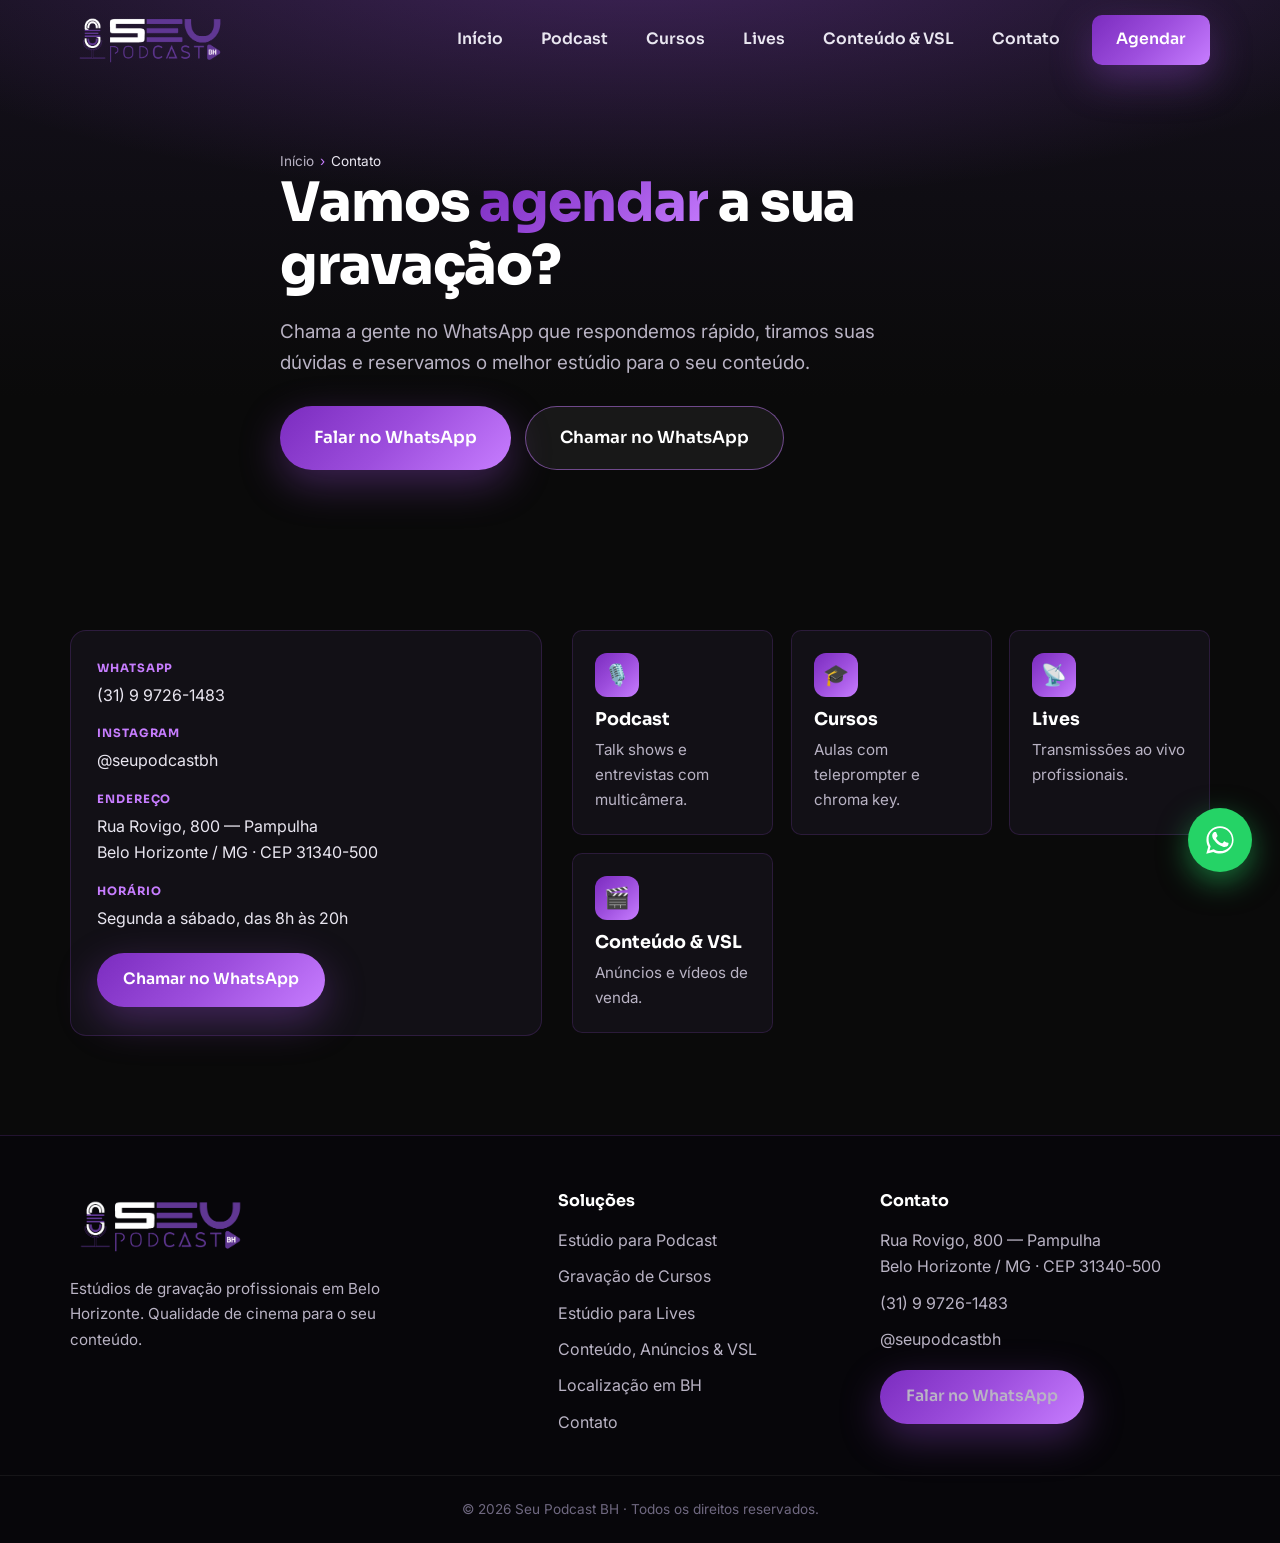
<file: contato/index.html>
<!DOCTYPE html>
<html lang="pt-BR">
<head>
  <!-- Google Tag Manager -->
  <script>(function(w,d,s,l,i){w[l]=w[l]||[];w[l].push({'gtm.start':new Date().getTime(),event:'gtm.js'});var f=d.getElementsByTagName(s)[0],j=d.createElement(s),dl=l!='dataLayer'?'&l='+l:'';j.async=true;j.src='https://www.googletagmanager.com/gtm.js?id='+i+dl;f.parentNode.insertBefore(j,f);})(window,document,'script','dataLayer','GTM-W6CDV4F4');</script>
  <!-- End Google Tag Manager -->
  <meta charset="UTF-8" />
  <meta name="viewport" content="width=device-width, initial-scale=1.0" />
  <meta name="theme-color" content="#0a0a0a" />

  <title>Contato e Agendamento | Seu Podcast BH</title>
  <meta name="description" content="Fale com o Seu Podcast BH e agende sua gravação em Belo Horizonte. WhatsApp (31) 99726-1483, Instagram @seupodcastbh. Estúdios para podcast, cursos, lives, anúncios e VSL." />
  <meta name="keywords" content="contato Seu Podcast BH, agendar estúdio BH, WhatsApp estúdio gravação, reservar estúdio Belo Horizonte" />
  <meta name="robots" content="index, follow, max-image-preview:large, max-snippet:-1" />
  <meta name="geo.region" content="BR-MG" />
  <meta name="geo.placename" content="Belo Horizonte" />
  <meta name="geo.position" content="-19.8601392;-43.9840548" />

  <meta property="og:type" content="website" />
  <meta property="og:locale" content="pt_BR" />
  <meta property="og:site_name" content="Seu Podcast BH" />
  <meta property="og:title" content="Contato e Agendamento | Seu Podcast BH" />
  <meta property="og:description" content="Agende sua gravação em BH pelo WhatsApp (31) 99726-1483 ou Instagram @seupodcastbh." />
  <meta property="og:url" content="https://www.seupodcastbh.com.br/contato/" />
  <meta property="og:image" content="https://www.seupodcastbh.com.br/assets/estudio-music.jpg" />

  <link rel="icon" type="image/png" href="../assets/favicon.png" />
  <link rel="apple-touch-icon" href="../assets/favicon.png" />
  <link rel="canonical" href="https://www.seupodcastbh.com.br/contato/" />
  <link rel="alternate" hreflang="pt-BR" href="https://www.seupodcastbh.com.br/contato/" />
  <link rel="sitemap" type="application/xml" href="/sitemap.xml" />

  <link rel="preconnect" href="https://fonts.googleapis.com" />
  <link rel="preconnect" href="https://fonts.gstatic.com" crossorigin />
  <link rel="preload" as="style" href="https://fonts.googleapis.com/css2?family=Sora:wght@400;600;700;800&family=Inter:wght@400;500;600&display=swap" />
  <link href="https://fonts.googleapis.com/css2?family=Sora:wght@400;600;700;800&family=Inter:wght@400;500;600&display=swap" rel="stylesheet" media="print" onload="this.media='all'" />
  <noscript><link href="https://fonts.googleapis.com/css2?family=Sora:wght@400;600;700;800&family=Inter:wght@400;500;600&display=swap" rel="stylesheet" /></noscript>
  <link rel="stylesheet" href="../style.css" />

  <script type="application/ld+json">
  {
    "@context": "https://schema.org",
    "@graph": [
      {
        "@type": "ContactPage",
        "@id": "https://www.seupodcastbh.com.br/contato/#contactpage",
        "url": "https://www.seupodcastbh.com.br/contato/",
        "name": "Contato — Seu Podcast BH",
        "about": { "@id": "https://www.seupodcastbh.com.br/#business" }
      },
      {
        "@type": ["LocalBusiness", "ProfessionalService"],
        "@id": "https://www.seupodcastbh.com.br/#business",
        "name": "Seu Podcast BH",
        "url": "https://www.seupodcastbh.com.br/",
        "telephone": "+5531997261483",
        "image": "https://www.seupodcastbh.com.br/assets/estudio-music.jpg",
        "priceRange": "R$290–R$1500",
        "address": {
          "@type": "PostalAddress",
          "streetAddress": "Rua Rovigo, 800",
          "addressLocality": "Belo Horizonte",
          "addressRegion": "MG",
          "postalCode": "31340-500",
          "addressCountry": "BR"
        },
        "contactPoint": {
          "@type": "ContactPoint",
          "telephone": "+5531997261483",
          "contactType": "reservas",
          "areaServed": "BR",
          "availableLanguage": "Portuguese"
        },
        "sameAs": ["https://www.instagram.com/seupodcastbh"]
      },
      {
        "@type": "BreadcrumbList",
        "itemListElement": [
          { "@type": "ListItem", "position": 1, "name": "Início", "item": "https://www.seupodcastbh.com.br/" },
          { "@type": "ListItem", "position": 2, "name": "Contato", "item": "https://www.seupodcastbh.com.br/contato/" }
        ]
      }
    ]
  }
  </script>
</head>

<body>
  <!-- Google Tag Manager (noscript) -->
  <noscript><iframe src="https://www.googletagmanager.com/ns.html?id=GTM-W6CDV4F4" height="0" width="0" style="display:none;visibility:hidden"></iframe></noscript>
  <!-- End Google Tag Manager (noscript) -->
  <header class="navbar" id="navbar">
    <div class="container nav-inner">
      <a href="../" class="nav-logo" aria-label="Seu Podcast BH - página inicial">
        <img src="../assets/logo.png" alt="Logo Seu Podcast BH" width="139" height="52" />
      </a>
      <button class="nav-toggle" id="navToggle" aria-label="Abrir menu" aria-expanded="false" aria-controls="navMenu">
        <span></span><span></span><span></span>
      </button>
      <nav class="nav-menu" id="navMenu" aria-label="Navegação principal">
        <ul>
          <li><a href="../">Início</a></li>
          <li><a href="../podcast/">Podcast</a></li>
          <li><a href="../cursos/">Cursos</a></li>
          <li><a href="../lives/">Lives</a></li>
          <li><a href="../conteudo/">Conteúdo &amp; VSL</a></li>
          <li><a href="../contato/" aria-current="page">Contato</a></li>
          <li><a class="btn btn-primary nav-cta" href="https://seupodcast-saas-production.up.railway.app/l?s=seupodcastbh.com.br" target="_blank" rel="noopener">Agendar</a></li>
        </ul>
      </nav>
    </div>
  </header>

  <main>
    <section class="subhero">
      <div class="container subhero-inner">
        <nav class="breadcrumb" aria-label="Trilha de navegação">
          <ol>
            <li><a href="../">Início</a></li>
            <li aria-current="page">Contato</li>
          </ol>
        </nav>
        <h1>Vamos <span class="grad-text">agendar</span> a sua gravação?</h1>
        <p class="lead">Chama a gente no WhatsApp que respondemos rápido, tiramos suas dúvidas e reservamos o melhor estúdio para o seu conteúdo.</p>
        <div class="hero-actions">
          <a class="btn btn-primary btn-lg" href="https://seupodcast-saas-production.up.railway.app/l?s=seupodcastbh.com.br" target="_blank" rel="noopener">Falar no WhatsApp</a>
          <a class="btn btn-ghost btn-lg" href="https://seupodcast-saas-production.up.railway.app/l?s=seupodcastbh.com.br" target="_blank" rel="noopener">Chamar no WhatsApp</a>
        </div>
      </div>
    </section>

    <section class="section">
      <div class="container">
        <div class="location-grid">
          <address class="location-info reveal">
            <p class="loc-item"><strong>WhatsApp</strong><a href="https://seupodcast-saas-production.up.railway.app/l?s=seupodcastbh.com.br" target="_blank" rel="noopener">(31) 9 9726-1483</a></p>
            <p class="loc-item"><strong>Instagram</strong><a href="https://www.instagram.com/seupodcastbh" target="_blank" rel="noopener">@seupodcastbh</a></p>
            <p class="loc-item"><strong>Endereço</strong>Rua Rovigo, 800 — Pampulha<br />Belo Horizonte / MG · CEP 31340-500</p>
            <p class="loc-item"><strong>Horário</strong>Segunda a sábado, das 8h às 20h</p>
            <a class="btn btn-primary" href="https://seupodcast-saas-production.up.railway.app/l?s=seupodcastbh.com.br" target="_blank" rel="noopener">Chamar no WhatsApp</a>
          </address>
          <div class="usecase-grid" style="align-content:start">
            <a class="usecase reveal" href="../podcast/"><div class="ic" aria-hidden="true">🎙️</div><h3>Podcast</h3><p>Talk shows e entrevistas com multicâmera.</p></a>
            <a class="usecase reveal" href="../cursos/"><div class="ic" aria-hidden="true">🎓</div><h3>Cursos</h3><p>Aulas com teleprompter e chroma key.</p></a>
            <a class="usecase reveal" href="../lives/"><div class="ic" aria-hidden="true">📡</div><h3>Lives</h3><p>Transmissões ao vivo profissionais.</p></a>
            <a class="usecase reveal" href="../conteudo/"><div class="ic" aria-hidden="true">🎬</div><h3>Conteúdo &amp; VSL</h3><p>Anúncios e vídeos de venda.</p></a>
          </div>
        </div>
      </div>
    </section>
  </main>

  <footer class="footer">
    <div class="container footer-inner">
      <div class="footer-brand">
        <img src="../assets/logo.png" alt="Seu Podcast BH" width="181" height="68" />
        <p>Estúdios de gravação profissionais em Belo Horizonte. Qualidade de cinema para o seu conteúdo.</p>
      </div>
      <nav class="footer-nav" aria-label="Links do rodapé">
        <h4>Soluções</h4>
        <ul>
          <li><a href="../podcast/">Estúdio para Podcast</a></li>
          <li><a href="../cursos/">Gravação de Cursos</a></li>
          <li><a href="../lives/">Estúdio para Lives</a></li>
          <li><a href="../conteudo/">Conteúdo, Anúncios &amp; VSL</a></li>
          <li><a href="../localizacao/">Localização em BH</a></li>
          <li><a href="../contato/">Contato</a></li>
        </ul>
      </nav>
      <div class="footer-contact">
        <h4>Contato</h4>
        <address class="footer-address">
          <p>Rua Rovigo, 800 — Pampulha<br />Belo Horizonte / MG · CEP 31340-500</p>
          <p><a href="https://seupodcast-saas-production.up.railway.app/l?s=seupodcastbh.com.br" target="_blank" rel="noopener">(31) 9 9726-1483</a></p>
          <p><a href="https://www.instagram.com/seupodcastbh" target="_blank" rel="noopener">@seupodcastbh</a></p>
        </address>
        <a class="btn btn-primary" href="https://seupodcast-saas-production.up.railway.app/l?s=seupodcastbh.com.br" target="_blank" rel="noopener">Falar no WhatsApp</a>
      </div>
    </div>
    <div class="footer-bottom">
      <div class="container"><p>© <span id="year"></span> Seu Podcast BH · Todos os direitos reservados.</p></div>
    </div>
  </footer>

  <a class="whatsapp-float" href="https://seupodcast-saas-production.up.railway.app/l?s=seupodcastbh.com.br" target="_blank" rel="noopener" aria-label="Falar no WhatsApp">
    <svg viewBox="0 0 32 32" width="28" height="28" aria-hidden="true" fill="currentColor"><path d="M16 .4C7.4.4.5 7.3.5 15.9c0 2.8.7 5.5 2.1 7.9L.3 31.7l8.1-2.1c2.3 1.3 4.9 1.9 7.6 1.9 8.6 0 15.5-6.9 15.5-15.5S24.6.4 16 .4zm0 28.3c-2.4 0-4.7-.6-6.7-1.8l-.5-.3-4.8 1.3 1.3-4.7-.3-.5c-1.3-2.1-2-4.5-2-6.9C2.3 8.3 8.4 2.3 16 2.3S29.7 8.3 29.7 16 23.6 28.7 16 28.7zm8.4-9.5c-.5-.2-2.7-1.3-3.1-1.5-.4-.2-.7-.2-1 .2-.3.5-1.1 1.5-1.4 1.7-.2.3-.5.3-.9.1-.5-.2-2-.7-3.7-2.3-1.4-1.2-2.3-2.7-2.6-3.2-.3-.5 0-.7.2-1 .2-.2.5-.5.7-.8.2-.3.3-.5.5-.8.1-.3 0-.6 0-.8-.1-.2-1-2.4-1.4-3.3-.4-.9-.7-.7-1-.7h-.8c-.3 0-.8.1-1.2.5-.4.5-1.6 1.5-1.6 3.8s1.6 4.4 1.9 4.7c.2.3 3.2 4.9 7.8 6.9 1.1.5 1.9.7 2.6.9 1.1.3 2.1.3 2.9.2.9-.1 2.7-1.1 3.1-2.2.4-1.1.4-2 .3-2.2-.1-.2-.4-.3-.9-.5z"/></svg>
  </a>

  <script src="../script.js" defer></script>
  <script src="/track.js" defer></script>
</body>
</html>
</file>
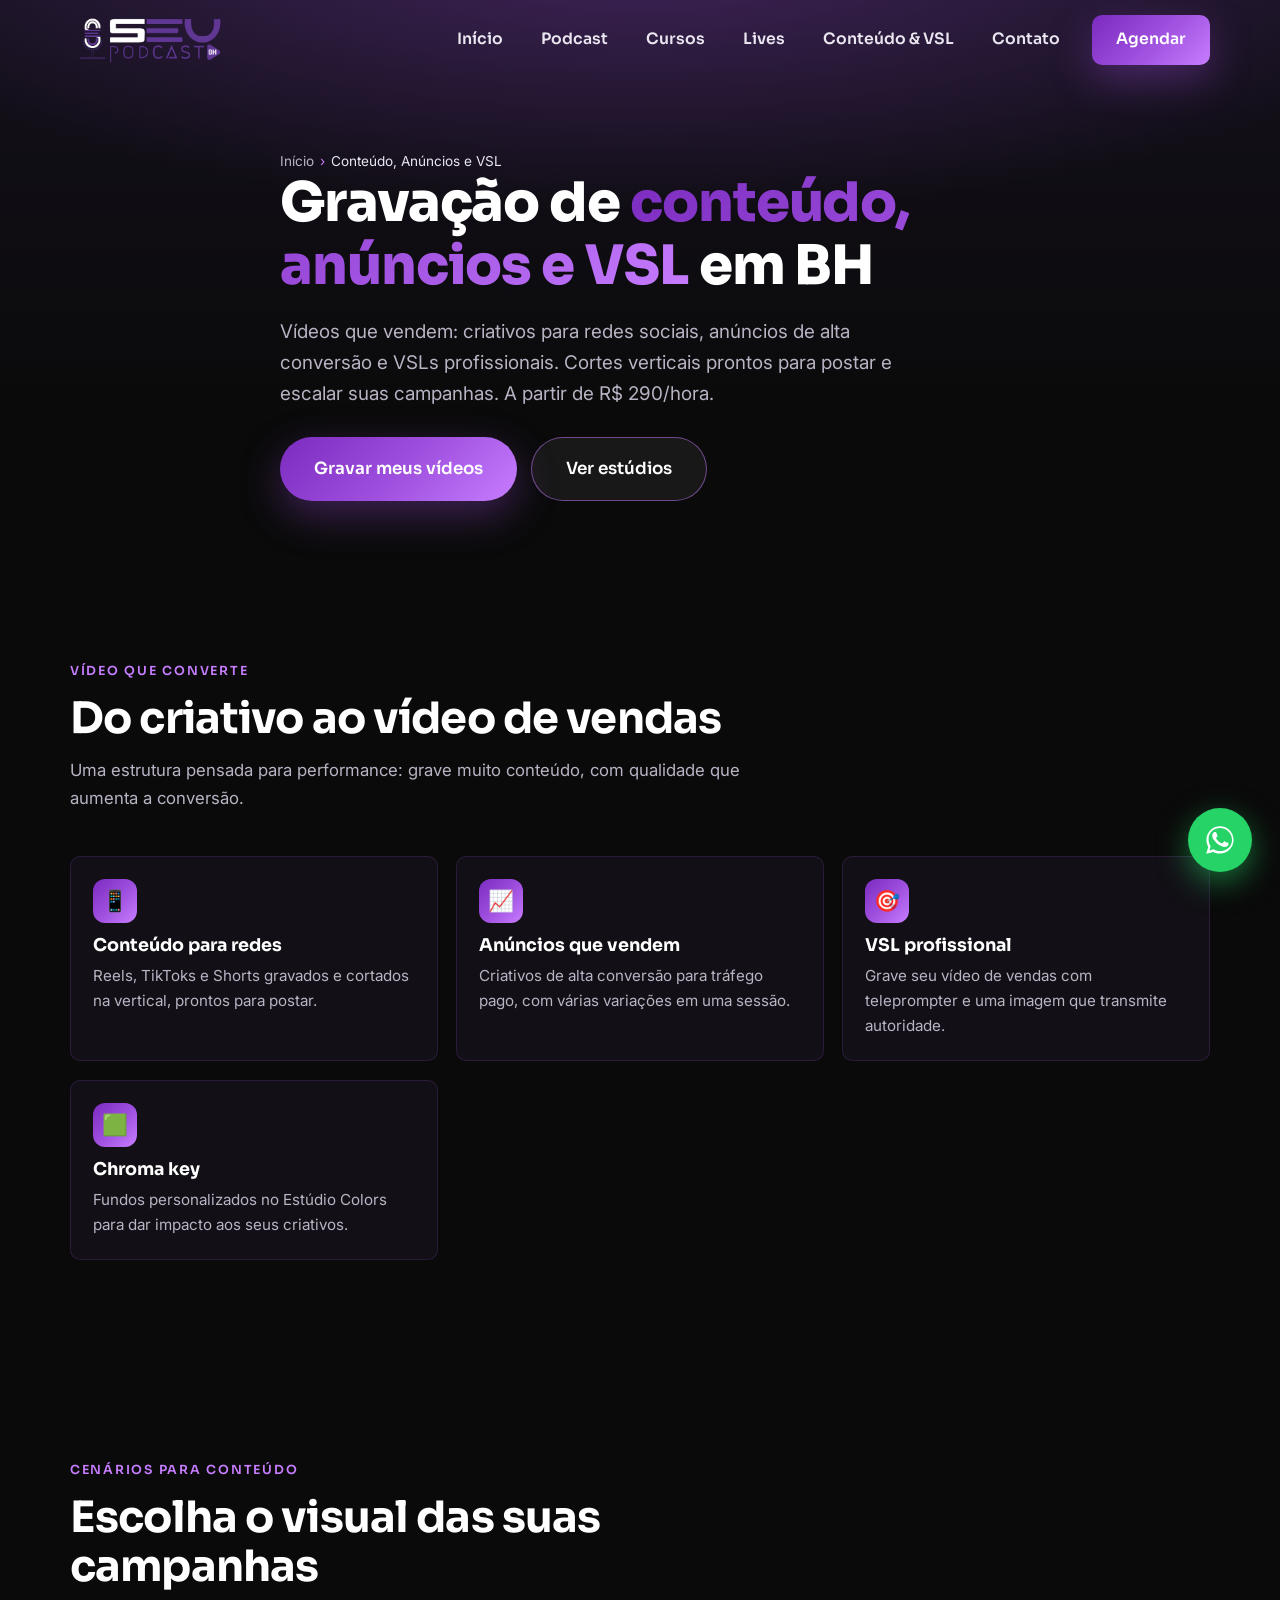
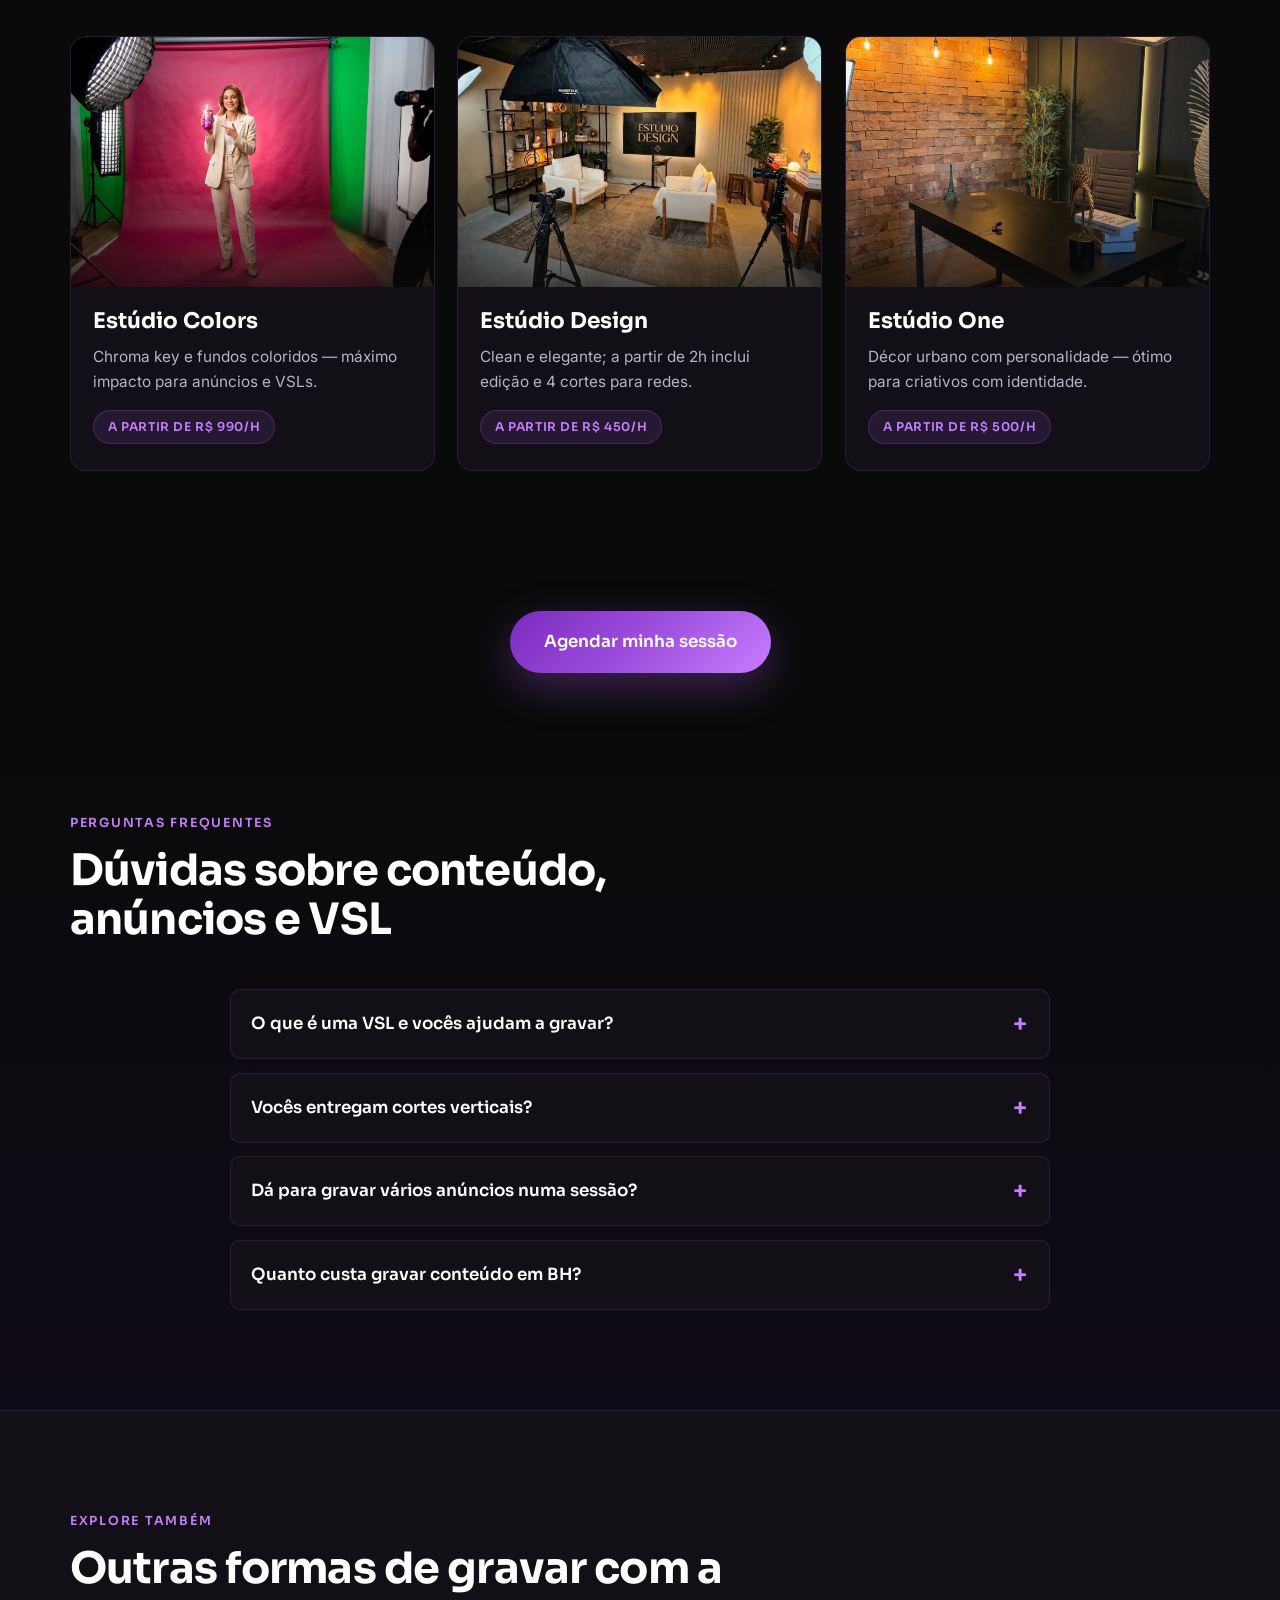
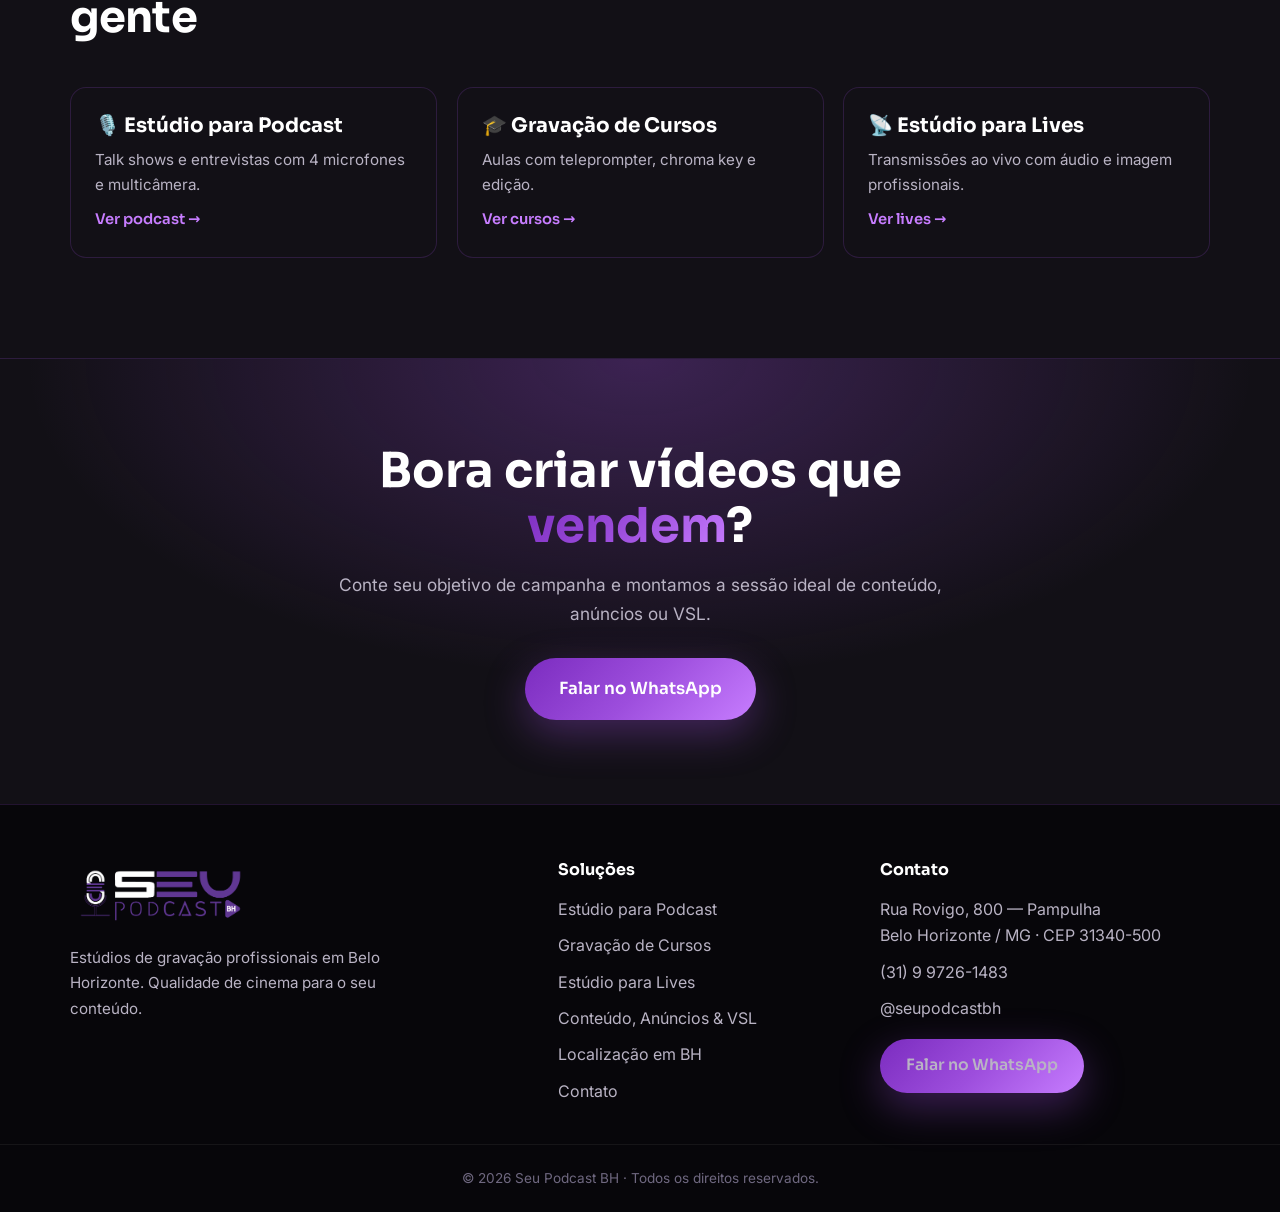
<file: conteudo/index.html>
<!DOCTYPE html>
<html lang="pt-BR">
<head>
  <!-- Google Tag Manager -->
  <script>(function(w,d,s,l,i){w[l]=w[l]||[];w[l].push({'gtm.start':new Date().getTime(),event:'gtm.js'});var f=d.getElementsByTagName(s)[0],j=d.createElement(s),dl=l!='dataLayer'?'&l='+l:'';j.async=true;j.src='https://www.googletagmanager.com/gtm.js?id='+i+dl;f.parentNode.insertBefore(j,f);})(window,document,'script','dataLayer','GTM-W6CDV4F4');</script>
  <!-- End Google Tag Manager -->
  <meta charset="UTF-8" />
  <meta name="viewport" content="width=device-width, initial-scale=1.0" />
  <meta name="theme-color" content="#0a0a0a" />

  <title>Gravação de Conteúdo, Anúncios e VSL em BH | Seu Podcast BH</title>
  <meta name="description" content="Grave conteúdo para redes sociais, anúncios de alta conversão e VSLs em Belo Horizonte. Cortes verticais, chroma key e edição profissional. Estúdio a partir de R$ 290/hora." />
  <meta name="keywords" content="gravação de anúncios BH, VSL Belo Horizonte, conteúdo para redes sociais, cortes verticais, Reels, criativos, vídeo de vendas, estúdio anúncios" />
  <meta name="robots" content="index, follow, max-image-preview:large, max-snippet:-1" />
  <meta name="geo.region" content="BR-MG" />
  <meta name="geo.placename" content="Belo Horizonte" />
  <meta name="geo.position" content="-19.8601392;-43.9840548" />

  <meta property="og:type" content="website" />
  <meta property="og:locale" content="pt_BR" />
  <meta property="og:site_name" content="Seu Podcast BH" />
  <meta property="og:title" content="Gravação de Conteúdo, Anúncios e VSL em BH | Seu Podcast BH" />
  <meta property="og:description" content="Conteúdo para redes, anúncios de alta conversão e VSLs em BH. Cortes verticais e edição profissional. A partir de R$ 290/hora." />
  <meta property="og:url" content="https://www.seupodcastbh.com.br/conteudo/" />
  <meta property="og:image" content="https://www.seupodcastbh.com.br/assets/estudio-colors.jpg" />

  <link rel="icon" type="image/png" href="../assets/favicon.png" />
  <link rel="apple-touch-icon" href="../assets/favicon.png" />
  <link rel="canonical" href="https://www.seupodcastbh.com.br/conteudo/" />
  <link rel="alternate" hreflang="pt-BR" href="https://www.seupodcastbh.com.br/conteudo/" />
  <link rel="sitemap" type="application/xml" href="/sitemap.xml" />

  <link rel="preconnect" href="https://fonts.googleapis.com" />
  <link rel="preconnect" href="https://fonts.gstatic.com" crossorigin />
  <link rel="preload" as="style" href="https://fonts.googleapis.com/css2?family=Sora:wght@400;600;700;800&family=Inter:wght@400;500;600&display=swap" />
  <link href="https://fonts.googleapis.com/css2?family=Sora:wght@400;600;700;800&family=Inter:wght@400;500;600&display=swap" rel="stylesheet" media="print" onload="this.media='all'" />
  <noscript><link href="https://fonts.googleapis.com/css2?family=Sora:wght@400;600;700;800&family=Inter:wght@400;500;600&display=swap" rel="stylesheet" /></noscript>
  <link rel="stylesheet" href="../style.css" />

  <script type="application/ld+json">
  {
    "@context": "https://schema.org",
    "@graph": [
      {
        "@type": "Service",
        "@id": "https://www.seupodcastbh.com.br/conteudo/#service",
        "serviceType": "Gravação de conteúdo para redes sociais, anúncios e VSL",
        "name": "Conteúdo, Anúncios e VSL — Seu Podcast BH",
        "description": "Estúdio em Belo Horizonte para gravar conteúdo de redes sociais, anúncios de alta conversão e VSLs, com cortes verticais, chroma key e edição profissional.",
        "url": "https://www.seupodcastbh.com.br/conteudo/",
        "areaServed": { "@type": "City", "name": "Belo Horizonte" },
        "provider": { "@type": "LocalBusiness", "name": "Seu Podcast BH", "@id": "https://www.seupodcastbh.com.br/#business", "telephone": "+5531997261483" },
        "offers": { "@type": "Offer", "priceCurrency": "BRL", "price": "290", "priceSpecification": { "@type": "UnitPriceSpecification", "price": "290", "priceCurrency": "BRL", "unitCode": "HUR", "unitText": "hora" } }
      },
      {
        "@type": "BreadcrumbList",
        "itemListElement": [
          { "@type": "ListItem", "position": 1, "name": "Início", "item": "https://www.seupodcastbh.com.br/" },
          { "@type": "ListItem", "position": 2, "name": "Conteúdo, Anúncios e VSL", "item": "https://www.seupodcastbh.com.br/conteudo/" }
        ]
      },
      {
        "@type": "FAQPage",
        "mainEntity": [
          { "@type": "Question", "name": "O que é uma VSL e vocês ajudam a gravar?", "acceptedAnswer": { "@type": "Answer", "text": "VSL (Video Sales Letter) é um vídeo de vendas. Oferecemos o estúdio, teleprompter e edição para você gravar sua VSL com qualidade profissional e foco em conversão." } },
          { "@type": "Question", "name": "Vocês entregam cortes verticais para Reels e TikTok?", "acceptedAnswer": { "@type": "Answer", "text": "Sim. Além da gravação, entregamos cortes verticais editados, prontos para Reels, TikTok e Shorts." } },
          { "@type": "Question", "name": "Dá para gravar vários criativos de anúncio numa sessão?", "acceptedAnswer": { "@type": "Answer", "text": "Sim. A estrutura permite gravar vários criativos e variações de anúncio em uma única sessão, otimizando seu tempo e investimento." } }
        ]
      }
    ]
  }
  </script>
</head>

<body>
  <!-- Google Tag Manager (noscript) -->
  <noscript><iframe src="https://www.googletagmanager.com/ns.html?id=GTM-W6CDV4F4" height="0" width="0" style="display:none;visibility:hidden"></iframe></noscript>
  <!-- End Google Tag Manager (noscript) -->
  <header class="navbar" id="navbar">
    <div class="container nav-inner">
      <a href="../" class="nav-logo" aria-label="Seu Podcast BH - página inicial">
        <img src="../assets/logo.png" alt="Logo Seu Podcast BH" width="139" height="52" />
      </a>
      <button class="nav-toggle" id="navToggle" aria-label="Abrir menu" aria-expanded="false" aria-controls="navMenu">
        <span></span><span></span><span></span>
      </button>
      <nav class="nav-menu" id="navMenu" aria-label="Navegação principal">
        <ul>
          <li><a href="../">Início</a></li>
          <li><a href="../podcast/">Podcast</a></li>
          <li><a href="../cursos/">Cursos</a></li>
          <li><a href="../lives/">Lives</a></li>
          <li><a href="../conteudo/" aria-current="page">Conteúdo &amp; VSL</a></li>
          <li><a href="../contato/">Contato</a></li>
          <li><a class="btn btn-primary nav-cta" href="https://seupodcast-saas-production.up.railway.app/l?s=seupodcastbh.com.br" target="_blank" rel="noopener">Agendar</a></li>
        </ul>
      </nav>
    </div>
  </header>

  <main>
    <section class="subhero">
      <div class="container subhero-inner">
        <nav class="breadcrumb" aria-label="Trilha de navegação">
          <ol>
            <li><a href="../">Início</a></li>
            <li aria-current="page">Conteúdo, Anúncios e VSL</li>
          </ol>
        </nav>
        <h1>Gravação de <span class="grad-text">conteúdo, anúncios e VSL</span> em BH</h1>
        <p class="lead">Vídeos que vendem: criativos para redes sociais, anúncios de alta conversão e VSLs profissionais. Cortes verticais prontos para postar e escalar suas campanhas. A partir de R$ 290/hora.</p>
        <div class="hero-actions">
          <a class="btn btn-primary btn-lg" href="https://seupodcast-saas-production.up.railway.app/l?s=seupodcastbh.com.br" target="_blank" rel="noopener">Gravar meus vídeos</a>
          <a class="btn btn-ghost btn-lg" href="#estudios-conteudo">Ver estúdios</a>
        </div>
      </div>
    </section>

    <section class="section">
      <div class="container">
        <header class="section-head reveal">
          <p class="section-eyebrow">Vídeo que converte</p>
          <h2>Do criativo ao vídeo de vendas</h2>
          <p class="section-lead">Uma estrutura pensada para performance: grave muito conteúdo, com qualidade que aumenta a conversão.</p>
        </header>
        <div class="usecase-grid">
          <div class="usecase reveal"><div class="ic" aria-hidden="true">📱</div><h3>Conteúdo para redes</h3><p>Reels, TikToks e Shorts gravados e cortados na vertical, prontos para postar.</p></div>
          <div class="usecase reveal"><div class="ic" aria-hidden="true">📈</div><h3>Anúncios que vendem</h3><p>Criativos de alta conversão para tráfego pago, com várias variações em uma sessão.</p></div>
          <div class="usecase reveal"><div class="ic" aria-hidden="true">🎯</div><h3>VSL profissional</h3><p>Grave seu vídeo de vendas com teleprompter e uma imagem que transmite autoridade.</p></div>
          <div class="usecase reveal"><div class="ic" aria-hidden="true">🟩</div><h3>Chroma key</h3><p>Fundos personalizados no Estúdio Colors para dar impacto aos seus criativos.</p></div>
        </div>
      </div>
    </section>

    <section class="section studios" id="estudios-conteudo">
      <div class="container">
        <header class="section-head reveal">
          <p class="section-eyebrow">Cenários para conteúdo</p>
          <h2>Escolha o visual das suas campanhas</h2>
        </header>
        <div class="studio-grid">
          <article class="studio-card reveal">
            <div class="studio-img"><img src="../assets/estudio-colors.jpg" alt="Estúdio Colors com chroma key para anúncios e VSL" loading="lazy" /></div>
            <div class="studio-body"><h3>Estúdio Colors</h3><p>Chroma key e fundos coloridos — máximo impacto para anúncios e VSLs.</p><span class="studio-tag">A partir de R$ 990/h</span></div>
          </article>
          <article class="studio-card reveal">
            <div class="studio-img"><img src="../assets/estudio-design.jpg" alt="Estúdio Design clean para conteúdo e VSL" loading="lazy" /></div>
            <div class="studio-body"><h3>Estúdio Design</h3><p>Clean e elegante; a partir de 2h inclui edição e 4 cortes para redes.</p><span class="studio-tag">A partir de R$ 450/h</span></div>
          </article>
          <article class="studio-card reveal">
            <div class="studio-img"><img src="../assets/estudio-one.jpg" alt="Estúdio One urbano para conteúdo de redes" loading="lazy" /></div>
            <div class="studio-body"><h3>Estúdio One</h3><p>Décor urbano com personalidade — ótimo para criativos com identidade.</p><span class="studio-tag">A partir de R$ 500/h</span></div>
          </article>
        </div>
      </div>
    </section>

    <section class="section" style="padding:40px 0"><div class="container" style="text-align:center"><a class="btn btn-primary btn-lg reveal" href="https://seupodcast-saas-production.up.railway.app/l?s=seupodcastbh.com.br" target="_blank" rel="noopener">Agendar minha sessão</a></div></section>

    <section class="section faq" id="faq">
      <div class="container">
        <header class="section-head reveal">
          <p class="section-eyebrow">Perguntas frequentes</p>
          <h2>Dúvidas sobre conteúdo, anúncios e VSL</h2>
        </header>
        <div class="faq-list">
          <details class="faq-item reveal"><summary>O que é uma VSL e vocês ajudam a gravar?</summary><p>VSL (Video Sales Letter) é um vídeo de vendas. Oferecemos estúdio, teleprompter e edição para gravar a sua com foco em conversão.</p></details>
          <details class="faq-item reveal"><summary>Vocês entregam cortes verticais?</summary><p>Sim, entregamos cortes verticais editados, prontos para Reels, TikTok e Shorts.</p></details>
          <details class="faq-item reveal"><summary>Dá para gravar vários anúncios numa sessão?</summary><p>Sim. Você grava várias variações de criativo em uma única sessão, otimizando tempo e investimento.</p></details>
          <details class="faq-item reveal"><summary>Quanto custa gravar conteúdo em BH?</summary><p>A partir de <strong>R$ 290/hora</strong> no Estúdio One em pacotes de 8 horas ou mais (R$ 380 a hora avulsa). Os outros estúdios também gravam cursos e conteúdo — veja a tabela completa na página inicial.</p></details>
        </div>
      </div>
    </section>

    <section class="section related">
      <div class="container">
        <header class="section-head reveal">
          <p class="section-eyebrow">Explore também</p>
          <h2>Outras formas de gravar com a gente</h2>
        </header>
        <div class="related-grid">
          <a class="related-card reveal" href="../podcast/"><h3>🎙️ Estúdio para Podcast</h3><p>Talk shows e entrevistas com 4 microfones e multicâmera.</p><span class="sol-link">Ver podcast</span></a>
          <a class="related-card reveal" href="../cursos/"><h3>🎓 Gravação de Cursos</h3><p>Aulas com teleprompter, chroma key e edição.</p><span class="sol-link">Ver cursos</span></a>
          <a class="related-card reveal" href="../lives/"><h3>📡 Estúdio para Lives</h3><p>Transmissões ao vivo com áudio e imagem profissionais.</p><span class="sol-link">Ver lives</span></a>
        </div>
      </div>
    </section>

    <section class="cta-final" id="contato">
      <div class="container cta-inner reveal">
        <h2>Bora criar vídeos que <span class="grad-text">vendem</span>?</h2>
        <p>Conte seu objetivo de campanha e montamos a sessão ideal de conteúdo, anúncios ou VSL.</p>
        <a class="btn btn-primary btn-lg" href="https://seupodcast-saas-production.up.railway.app/l?s=seupodcastbh.com.br" target="_blank" rel="noopener">Falar no WhatsApp</a>
      </div>
    </section>
  </main>

  <footer class="footer">
    <div class="container footer-inner">
      <div class="footer-brand">
        <img src="../assets/logo.png" alt="Seu Podcast BH" width="181" height="68" />
        <p>Estúdios de gravação profissionais em Belo Horizonte. Qualidade de cinema para o seu conteúdo.</p>
      </div>
      <nav class="footer-nav" aria-label="Links do rodapé">
        <h4>Soluções</h4>
        <ul>
          <li><a href="../podcast/">Estúdio para Podcast</a></li>
          <li><a href="../cursos/">Gravação de Cursos</a></li>
          <li><a href="../lives/">Estúdio para Lives</a></li>
          <li><a href="../conteudo/">Conteúdo, Anúncios &amp; VSL</a></li>
          <li><a href="../localizacao/">Localização em BH</a></li>
          <li><a href="../contato/">Contato</a></li>
        </ul>
      </nav>
      <div class="footer-contact">
        <h4>Contato</h4>
        <address class="footer-address">
          <p>Rua Rovigo, 800 — Pampulha<br />Belo Horizonte / MG · CEP 31340-500</p>
          <p><a href="https://seupodcast-saas-production.up.railway.app/l?s=seupodcastbh.com.br" target="_blank" rel="noopener">(31) 9 9726-1483</a></p>
          <p><a href="https://www.instagram.com/seupodcastbh" target="_blank" rel="noopener">@seupodcastbh</a></p>
        </address>
        <a class="btn btn-primary" href="https://seupodcast-saas-production.up.railway.app/l?s=seupodcastbh.com.br" target="_blank" rel="noopener">Falar no WhatsApp</a>
      </div>
    </div>
    <div class="footer-bottom">
      <div class="container"><p>© <span id="year"></span> Seu Podcast BH · Todos os direitos reservados.</p></div>
    </div>
  </footer>

  <a class="whatsapp-float" href="https://seupodcast-saas-production.up.railway.app/l?s=seupodcastbh.com.br" target="_blank" rel="noopener" aria-label="Falar no WhatsApp">
    <svg viewBox="0 0 32 32" width="28" height="28" aria-hidden="true" fill="currentColor"><path d="M16 .4C7.4.4.5 7.3.5 15.9c0 2.8.7 5.5 2.1 7.9L.3 31.7l8.1-2.1c2.3 1.3 4.9 1.9 7.6 1.9 8.6 0 15.5-6.9 15.5-15.5S24.6.4 16 .4zm0 28.3c-2.4 0-4.7-.6-6.7-1.8l-.5-.3-4.8 1.3 1.3-4.7-.3-.5c-1.3-2.1-2-4.5-2-6.9C2.3 8.3 8.4 2.3 16 2.3S29.7 8.3 29.7 16 23.6 28.7 16 28.7zm8.4-9.5c-.5-.2-2.7-1.3-3.1-1.5-.4-.2-.7-.2-1 .2-.3.5-1.1 1.5-1.4 1.7-.2.3-.5.3-.9.1-.5-.2-2-.7-3.7-2.3-1.4-1.2-2.3-2.7-2.6-3.2-.3-.5 0-.7.2-1 .2-.2.5-.5.7-.8.2-.3.3-.5.5-.8.1-.3 0-.6 0-.8-.1-.2-1-2.4-1.4-3.3-.4-.9-.7-.7-1-.7h-.8c-.3 0-.8.1-1.2.5-.4.5-1.6 1.5-1.6 3.8s1.6 4.4 1.9 4.7c.2.3 3.2 4.9 7.8 6.9 1.1.5 1.9.7 2.6.9 1.1.3 2.1.3 2.9.2.9-.1 2.7-1.1 3.1-2.2.4-1.1.4-2 .3-2.2-.1-.2-.4-.3-.9-.5z"/></svg>
  </a>

  <script src="../script.js" defer></script>
  <script src="/track.js" defer></script>
</body>
</html>
</file>
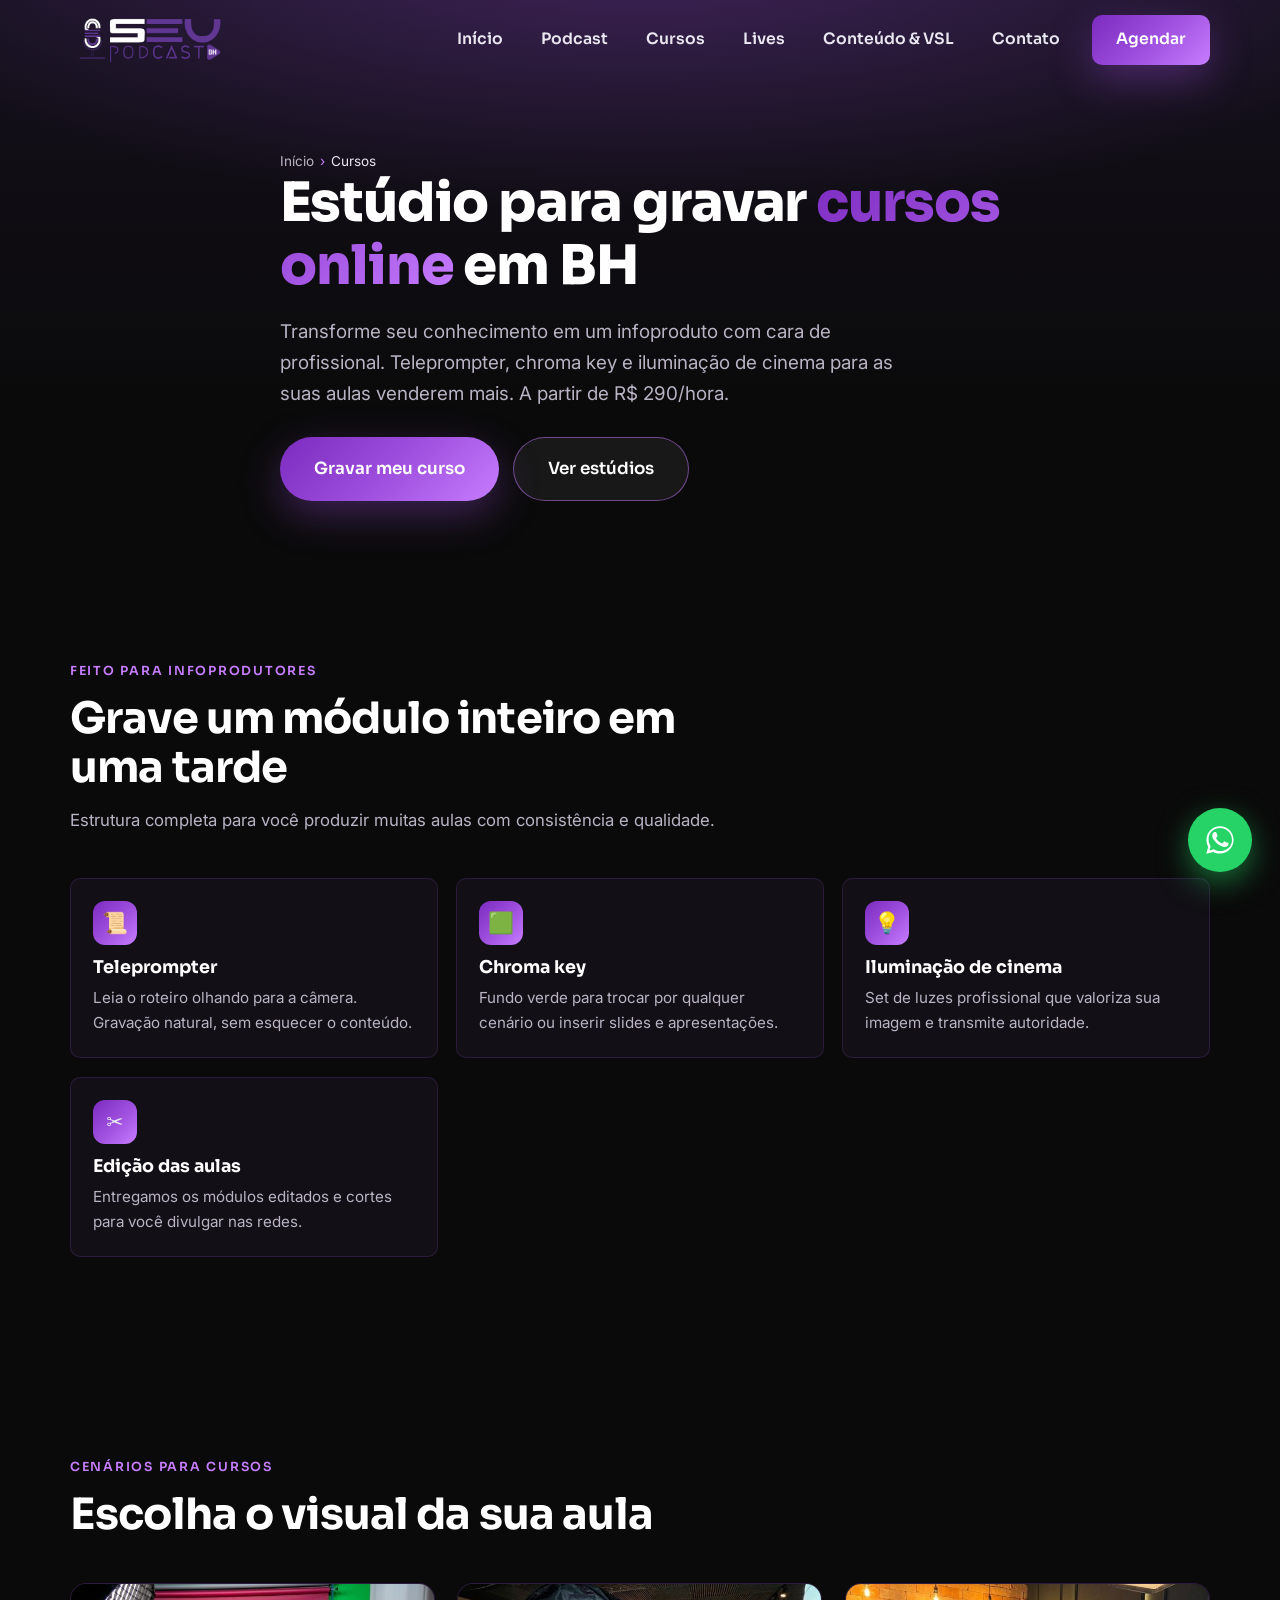
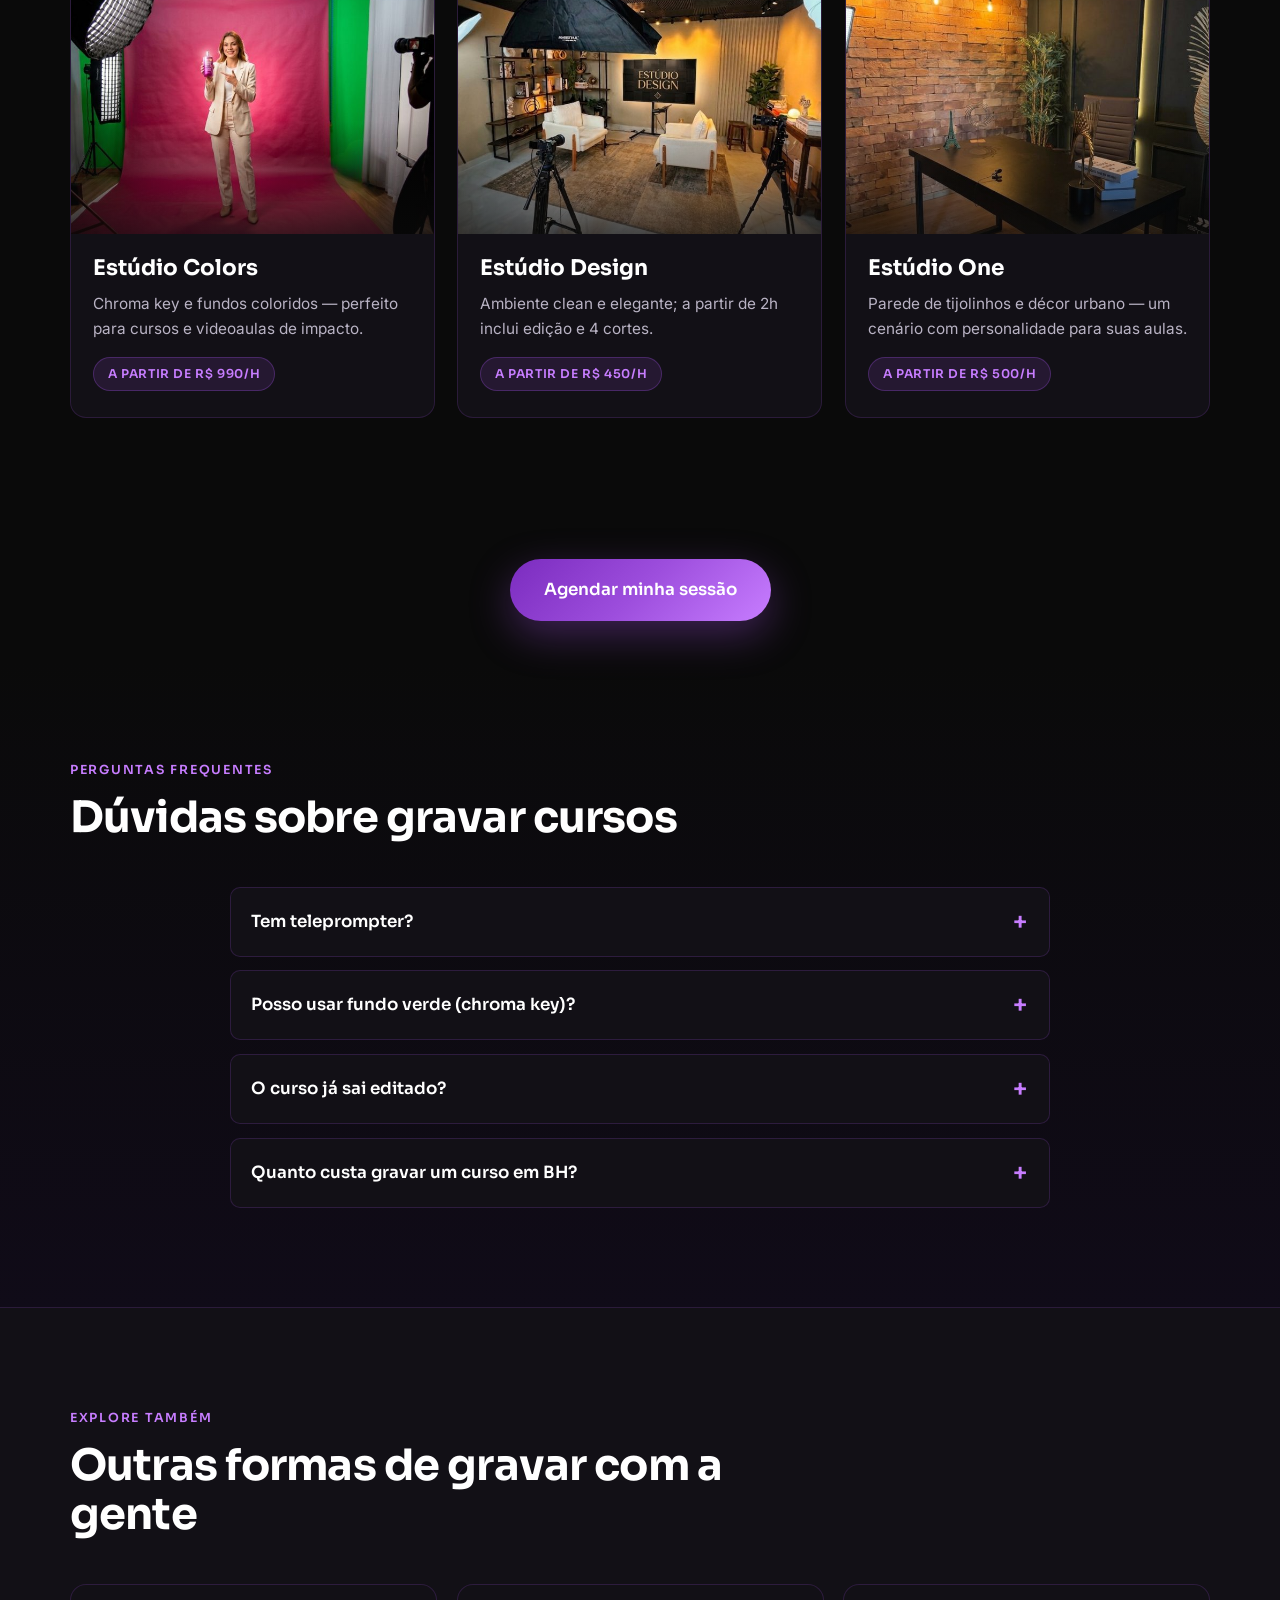
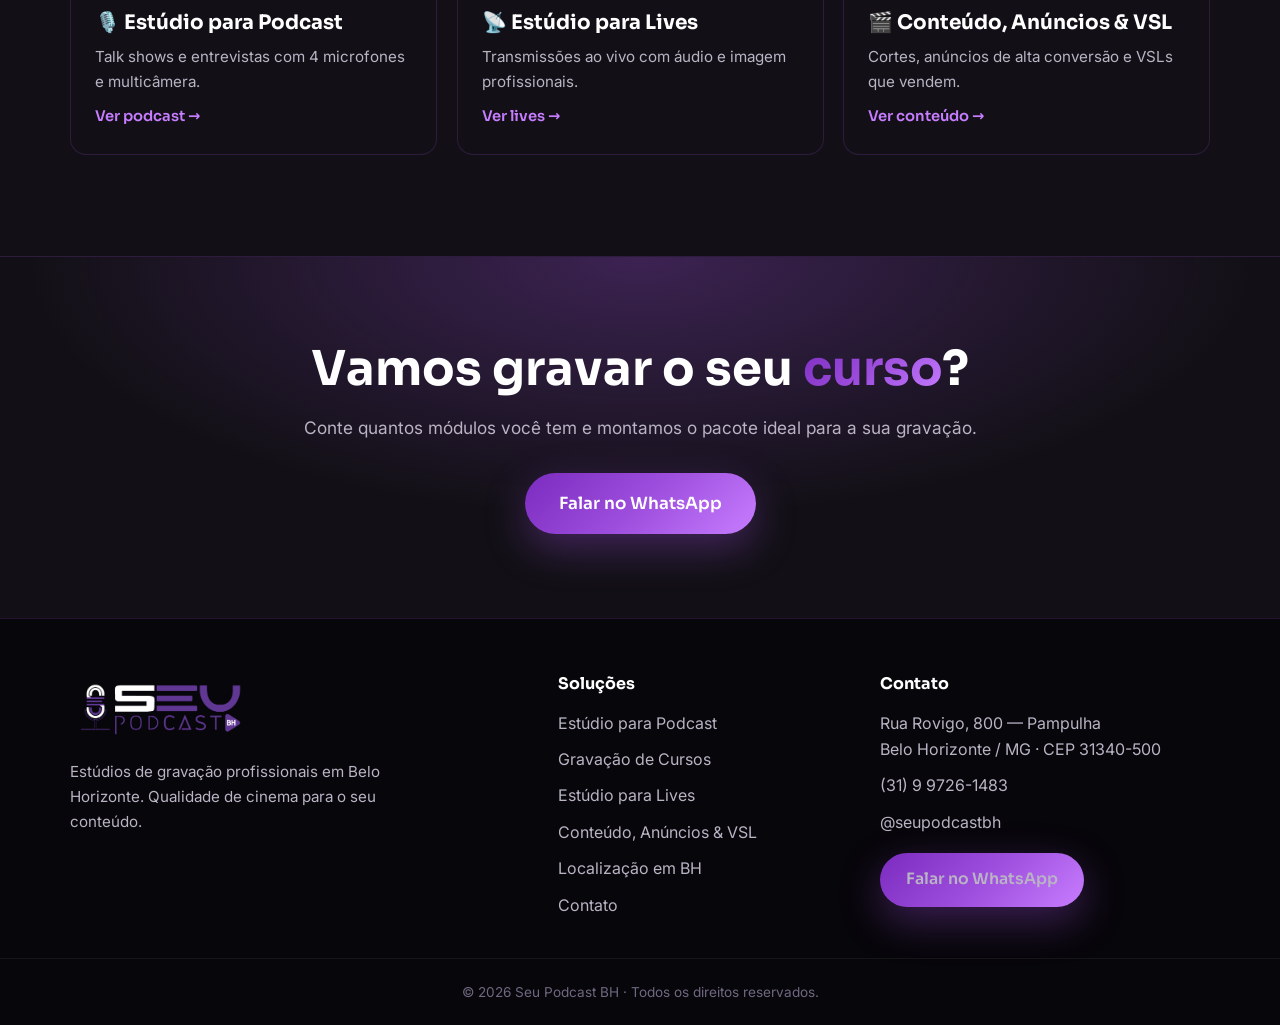
<file: cursos/index.html>
<!DOCTYPE html>
<html lang="pt-BR">
<head>
  <!-- Google Tag Manager -->
  <script>(function(w,d,s,l,i){w[l]=w[l]||[];w[l].push({'gtm.start':new Date().getTime(),event:'gtm.js'});var f=d.getElementsByTagName(s)[0],j=d.createElement(s),dl=l!='dataLayer'?'&l='+l:'';j.async=true;j.src='https://www.googletagmanager.com/gtm.js?id='+i+dl;f.parentNode.insertBefore(j,f);})(window,document,'script','dataLayer','GTM-W6CDV4F4');</script>
  <!-- End Google Tag Manager -->
  <meta charset="UTF-8" />
  <meta name="viewport" content="width=device-width, initial-scale=1.0" />
  <meta name="theme-color" content="#0a0a0a" />

  <title>Estúdio para Gravar Cursos Online em BH | Seu Podcast BH</title>
  <meta name="description" content="Grave seu curso online com qualidade de cinema em Belo Horizonte. Teleprompter, chroma key, iluminação profissional e edição. Estúdio para infoprodutores a partir de R$ 290/hora." />
  <meta name="keywords" content="gravação de cursos BH, estúdio para gravar curso, curso online Belo Horizonte, teleprompter, chroma key, infoproduto, aulas online" />
  <meta name="robots" content="index, follow, max-image-preview:large, max-snippet:-1" />
  <meta name="geo.region" content="BR-MG" />
  <meta name="geo.placename" content="Belo Horizonte" />
  <meta name="geo.position" content="-19.8601392;-43.9840548" />

  <meta property="og:type" content="website" />
  <meta property="og:locale" content="pt_BR" />
  <meta property="og:site_name" content="Seu Podcast BH" />
  <meta property="og:title" content="Estúdio para Gravar Cursos Online em BH | Seu Podcast BH" />
  <meta property="og:description" content="Grave cursos e aulas com teleprompter, chroma key e qualidade de cinema em BH. A partir de R$ 290/hora." />
  <meta property="og:url" content="https://www.seupodcastbh.com.br/cursos/" />
  <meta property="og:image" content="https://www.seupodcastbh.com.br/assets/estudio-colors.jpg" />

  <link rel="icon" type="image/png" href="../assets/favicon.png" />
  <link rel="apple-touch-icon" href="../assets/favicon.png" />
  <link rel="canonical" href="https://www.seupodcastbh.com.br/cursos/" />
  <link rel="alternate" hreflang="pt-BR" href="https://www.seupodcastbh.com.br/cursos/" />
  <link rel="sitemap" type="application/xml" href="/sitemap.xml" />

  <link rel="preconnect" href="https://fonts.googleapis.com" />
  <link rel="preconnect" href="https://fonts.gstatic.com" crossorigin />
  <link rel="preload" as="style" href="https://fonts.googleapis.com/css2?family=Sora:wght@400;600;700;800&family=Inter:wght@400;500;600&display=swap" />
  <link href="https://fonts.googleapis.com/css2?family=Sora:wght@400;600;700;800&family=Inter:wght@400;500;600&display=swap" rel="stylesheet" media="print" onload="this.media='all'" />
  <noscript><link href="https://fonts.googleapis.com/css2?family=Sora:wght@400;600;700;800&family=Inter:wght@400;500;600&display=swap" rel="stylesheet" /></noscript>
  <link rel="stylesheet" href="../style.css" />

  <script type="application/ld+json">
  {
    "@context": "https://schema.org",
    "@graph": [
      {
        "@type": "Service",
        "@id": "https://www.seupodcastbh.com.br/cursos/#service",
        "serviceType": "Aluguel de estúdio para gravação de cursos online",
        "name": "Gravação de Cursos — Seu Podcast BH",
        "description": "Estúdio profissional em Belo Horizonte para gravar cursos online e aulas, com teleprompter, chroma key, iluminação profissional e edição.",
        "url": "https://www.seupodcastbh.com.br/cursos/",
        "areaServed": { "@type": "City", "name": "Belo Horizonte" },
        "provider": { "@type": "LocalBusiness", "name": "Seu Podcast BH", "@id": "https://www.seupodcastbh.com.br/#business", "telephone": "+5531997261483" },
        "offers": { "@type": "Offer", "priceCurrency": "BRL", "price": "290", "priceSpecification": { "@type": "UnitPriceSpecification", "price": "290", "priceCurrency": "BRL", "unitCode": "HUR", "unitText": "hora" } }
      },
      {
        "@type": "BreadcrumbList",
        "itemListElement": [
          { "@type": "ListItem", "position": 1, "name": "Início", "item": "https://www.seupodcastbh.com.br/" },
          { "@type": "ListItem", "position": 2, "name": "Gravação de Cursos", "item": "https://www.seupodcastbh.com.br/cursos/" }
        ]
      },
      {
        "@type": "FAQPage",
        "mainEntity": [
          { "@type": "Question", "name": "Tem teleprompter para gravar o curso?", "acceptedAnswer": { "@type": "Answer", "text": "Sim. Disponibilizamos teleprompter para você ler o roteiro olhando direto para a câmera, deixando a gravação natural e sem travadas." } },
          { "@type": "Question", "name": "Posso usar chroma key (fundo verde) no meu curso?", "acceptedAnswer": { "@type": "Answer", "text": "Sim. O Estúdio Colors tem chroma key para você trocar o fundo por qualquer cenário, ideal para cursos e videoaulas com apresentações." } },
          { "@type": "Question", "name": "O curso já sai editado?", "acceptedAnswer": { "@type": "Answer", "text": "Oferecemos edição das aulas e cortes para redes sociais. Combinamos o pacote conforme a quantidade de módulos e o prazo de entrega." } }
        ]
      }
    ]
  }
  </script>
</head>

<body>
  <!-- Google Tag Manager (noscript) -->
  <noscript><iframe src="https://www.googletagmanager.com/ns.html?id=GTM-W6CDV4F4" height="0" width="0" style="display:none;visibility:hidden"></iframe></noscript>
  <!-- End Google Tag Manager (noscript) -->
  <header class="navbar" id="navbar">
    <div class="container nav-inner">
      <a href="../" class="nav-logo" aria-label="Seu Podcast BH - página inicial">
        <img src="../assets/logo.png" alt="Logo Seu Podcast BH" width="139" height="52" />
      </a>
      <button class="nav-toggle" id="navToggle" aria-label="Abrir menu" aria-expanded="false" aria-controls="navMenu">
        <span></span><span></span><span></span>
      </button>
      <nav class="nav-menu" id="navMenu" aria-label="Navegação principal">
        <ul>
          <li><a href="../">Início</a></li>
          <li><a href="../podcast/">Podcast</a></li>
          <li><a href="../cursos/" aria-current="page">Cursos</a></li>
          <li><a href="../lives/">Lives</a></li>
          <li><a href="../conteudo/">Conteúdo &amp; VSL</a></li>
          <li><a href="../contato/">Contato</a></li>
          <li><a class="btn btn-primary nav-cta" href="https://seupodcast-saas-production.up.railway.app/l?s=seupodcastbh.com.br" target="_blank" rel="noopener">Agendar</a></li>
        </ul>
      </nav>
    </div>
  </header>

  <main>
    <section class="subhero">
      <div class="container subhero-inner">
        <nav class="breadcrumb" aria-label="Trilha de navegação">
          <ol>
            <li><a href="../">Início</a></li>
            <li aria-current="page">Cursos</li>
          </ol>
        </nav>
        <h1>Estúdio para gravar <span class="grad-text">cursos online</span> em BH</h1>
        <p class="lead">Transforme seu conhecimento em um infoproduto com cara de profissional. Teleprompter, chroma key e iluminação de cinema para as suas aulas venderem mais. A partir de R$ 290/hora.</p>
        <div class="hero-actions">
          <a class="btn btn-primary btn-lg" href="https://seupodcast-saas-production.up.railway.app/l?s=seupodcastbh.com.br" target="_blank" rel="noopener">Gravar meu curso</a>
          <a class="btn btn-ghost btn-lg" href="#estudios-cursos">Ver estúdios</a>
        </div>
      </div>
    </section>

    <section class="section">
      <div class="container">
        <header class="section-head reveal">
          <p class="section-eyebrow">Feito para infoprodutores</p>
          <h2>Grave um módulo inteiro em uma tarde</h2>
          <p class="section-lead">Estrutura completa para você produzir muitas aulas com consistência e qualidade.</p>
        </header>
        <div class="usecase-grid">
          <div class="usecase reveal"><div class="ic" aria-hidden="true">📜</div><h3>Teleprompter</h3><p>Leia o roteiro olhando para a câmera. Gravação natural, sem esquecer o conteúdo.</p></div>
          <div class="usecase reveal"><div class="ic" aria-hidden="true">🟩</div><h3>Chroma key</h3><p>Fundo verde para trocar por qualquer cenário ou inserir slides e apresentações.</p></div>
          <div class="usecase reveal"><div class="ic" aria-hidden="true">💡</div><h3>Iluminação de cinema</h3><p>Set de luzes profissional que valoriza sua imagem e transmite autoridade.</p></div>
          <div class="usecase reveal"><div class="ic" aria-hidden="true">✂️</div><h3>Edição das aulas</h3><p>Entregamos os módulos editados e cortes para você divulgar nas redes.</p></div>
        </div>
      </div>
    </section>

    <section class="section studios" id="estudios-cursos">
      <div class="container">
        <header class="section-head reveal">
          <p class="section-eyebrow">Cenários para cursos</p>
          <h2>Escolha o visual da sua aula</h2>
        </header>
        <div class="studio-grid">
          <article class="studio-card reveal">
            <div class="studio-img"><img src="../assets/estudio-colors.jpg" alt="Estúdio Colors com chroma key para cursos" loading="lazy" /></div>
            <div class="studio-body"><h3>Estúdio Colors</h3><p>Chroma key e fundos coloridos — perfeito para cursos e videoaulas de impacto.</p><span class="studio-tag">A partir de R$ 990/h</span></div>
          </article>
          <article class="studio-card reveal">
            <div class="studio-img"><img src="../assets/estudio-design.jpg" alt="Estúdio Design clean para gravar cursos" loading="lazy" /></div>
            <div class="studio-body"><h3>Estúdio Design</h3><p>Ambiente clean e elegante; a partir de 2h inclui edição e 4 cortes.</p><span class="studio-tag">A partir de R$ 450/h</span></div>
          </article>
          <article class="studio-card reveal">
            <div class="studio-img"><img src="../assets/estudio-one.jpg" alt="Estúdio One com décor urbano para cursos" loading="lazy" /></div>
            <div class="studio-body"><h3>Estúdio One</h3><p>Parede de tijolinhos e décor urbano — um cenário com personalidade para suas aulas.</p><span class="studio-tag">A partir de R$ 500/h</span></div>
          </article>
        </div>
      </div>
    </section>

    <section class="section" style="padding:40px 0"><div class="container" style="text-align:center"><a class="btn btn-primary btn-lg reveal" href="https://seupodcast-saas-production.up.railway.app/l?s=seupodcastbh.com.br" target="_blank" rel="noopener">Agendar minha sessão</a></div></section>

    <section class="section faq" id="faq">
      <div class="container">
        <header class="section-head reveal">
          <p class="section-eyebrow">Perguntas frequentes</p>
          <h2>Dúvidas sobre gravar cursos</h2>
        </header>
        <div class="faq-list">
          <details class="faq-item reveal"><summary>Tem teleprompter?</summary><p>Sim, disponibilizamos teleprompter para você ler o roteiro olhando direto para a câmera.</p></details>
          <details class="faq-item reveal"><summary>Posso usar fundo verde (chroma key)?</summary><p>Sim, o Estúdio Colors tem chroma key para trocar o fundo ou inserir slides e apresentações.</p></details>
          <details class="faq-item reveal"><summary>O curso já sai editado?</summary><p>Oferecemos edição das aulas e cortes para redes. Montamos o pacote conforme a quantidade de módulos.</p></details>
          <details class="faq-item reveal"><summary>Quanto custa gravar um curso em BH?</summary><p>A partir de <strong>R$ 290/hora</strong> no Estúdio One em pacotes de 8 horas ou mais (R$ 380 a hora avulsa). Os outros estúdios também gravam cursos e conteúdo — veja a tabela completa na página inicial.</p></details>
        </div>
      </div>
    </section>

    <section class="section related">
      <div class="container">
        <header class="section-head reveal">
          <p class="section-eyebrow">Explore também</p>
          <h2>Outras formas de gravar com a gente</h2>
        </header>
        <div class="related-grid">
          <a class="related-card reveal" href="../podcast/"><h3>🎙️ Estúdio para Podcast</h3><p>Talk shows e entrevistas com 4 microfones e multicâmera.</p><span class="sol-link">Ver podcast</span></a>
          <a class="related-card reveal" href="../lives/"><h3>📡 Estúdio para Lives</h3><p>Transmissões ao vivo com áudio e imagem profissionais.</p><span class="sol-link">Ver lives</span></a>
          <a class="related-card reveal" href="../conteudo/"><h3>🎬 Conteúdo, Anúncios &amp; VSL</h3><p>Cortes, anúncios de alta conversão e VSLs que vendem.</p><span class="sol-link">Ver conteúdo</span></a>
        </div>
      </div>
    </section>

    <section class="cta-final" id="contato">
      <div class="container cta-inner reveal">
        <h2>Vamos gravar o seu <span class="grad-text">curso</span>?</h2>
        <p>Conte quantos módulos você tem e montamos o pacote ideal para a sua gravação.</p>
        <a class="btn btn-primary btn-lg" href="https://seupodcast-saas-production.up.railway.app/l?s=seupodcastbh.com.br" target="_blank" rel="noopener">Falar no WhatsApp</a>
      </div>
    </section>
  </main>

  <footer class="footer">
    <div class="container footer-inner">
      <div class="footer-brand">
        <img src="../assets/logo.png" alt="Seu Podcast BH" width="181" height="68" />
        <p>Estúdios de gravação profissionais em Belo Horizonte. Qualidade de cinema para o seu conteúdo.</p>
      </div>
      <nav class="footer-nav" aria-label="Links do rodapé">
        <h4>Soluções</h4>
        <ul>
          <li><a href="../podcast/">Estúdio para Podcast</a></li>
          <li><a href="../cursos/">Gravação de Cursos</a></li>
          <li><a href="../lives/">Estúdio para Lives</a></li>
          <li><a href="../conteudo/">Conteúdo, Anúncios &amp; VSL</a></li>
          <li><a href="../localizacao/">Localização em BH</a></li>
          <li><a href="../contato/">Contato</a></li>
        </ul>
      </nav>
      <div class="footer-contact">
        <h4>Contato</h4>
        <address class="footer-address">
          <p>Rua Rovigo, 800 — Pampulha<br />Belo Horizonte / MG · CEP 31340-500</p>
          <p><a href="https://seupodcast-saas-production.up.railway.app/l?s=seupodcastbh.com.br" target="_blank" rel="noopener">(31) 9 9726-1483</a></p>
          <p><a href="https://www.instagram.com/seupodcastbh" target="_blank" rel="noopener">@seupodcastbh</a></p>
        </address>
        <a class="btn btn-primary" href="https://seupodcast-saas-production.up.railway.app/l?s=seupodcastbh.com.br" target="_blank" rel="noopener">Falar no WhatsApp</a>
      </div>
    </div>
    <div class="footer-bottom">
      <div class="container"><p>© <span id="year"></span> Seu Podcast BH · Todos os direitos reservados.</p></div>
    </div>
  </footer>

  <a class="whatsapp-float" href="https://seupodcast-saas-production.up.railway.app/l?s=seupodcastbh.com.br" target="_blank" rel="noopener" aria-label="Falar no WhatsApp">
    <svg viewBox="0 0 32 32" width="28" height="28" aria-hidden="true" fill="currentColor"><path d="M16 .4C7.4.4.5 7.3.5 15.9c0 2.8.7 5.5 2.1 7.9L.3 31.7l8.1-2.1c2.3 1.3 4.9 1.9 7.6 1.9 8.6 0 15.5-6.9 15.5-15.5S24.6.4 16 .4zm0 28.3c-2.4 0-4.7-.6-6.7-1.8l-.5-.3-4.8 1.3 1.3-4.7-.3-.5c-1.3-2.1-2-4.5-2-6.9C2.3 8.3 8.4 2.3 16 2.3S29.7 8.3 29.7 16 23.6 28.7 16 28.7zm8.4-9.5c-.5-.2-2.7-1.3-3.1-1.5-.4-.2-.7-.2-1 .2-.3.5-1.1 1.5-1.4 1.7-.2.3-.5.3-.9.1-.5-.2-2-.7-3.7-2.3-1.4-1.2-2.3-2.7-2.6-3.2-.3-.5 0-.7.2-1 .2-.2.5-.5.7-.8.2-.3.3-.5.5-.8.1-.3 0-.6 0-.8-.1-.2-1-2.4-1.4-3.3-.4-.9-.7-.7-1-.7h-.8c-.3 0-.8.1-1.2.5-.4.5-1.6 1.5-1.6 3.8s1.6 4.4 1.9 4.7c.2.3 3.2 4.9 7.8 6.9 1.1.5 1.9.7 2.6.9 1.1.3 2.1.3 2.9.2.9-.1 2.7-1.1 3.1-2.2.4-1.1.4-2 .3-2.2-.1-.2-.4-.3-.9-.5z"/></svg>
  </a>

  <script src="../script.js" defer></script>
  <script src="/track.js" defer></script>
</body>
</html>
</file>
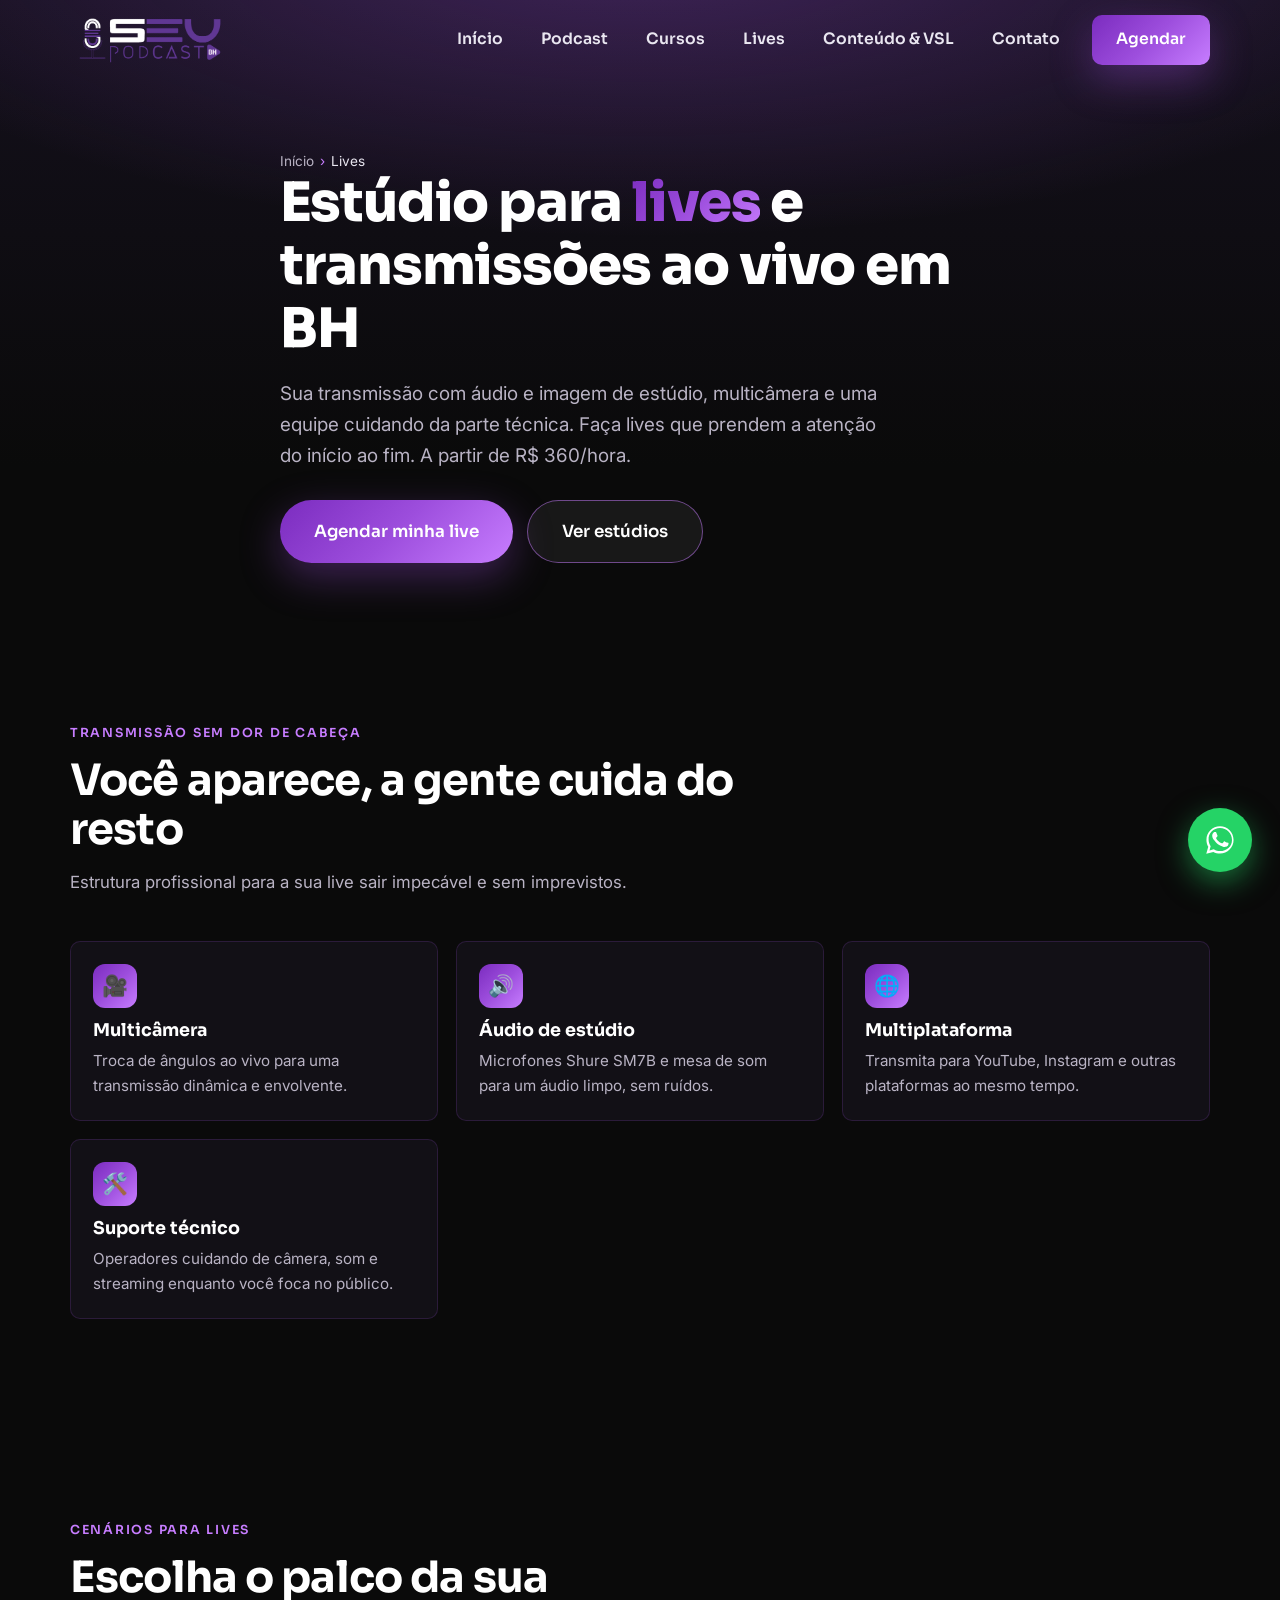
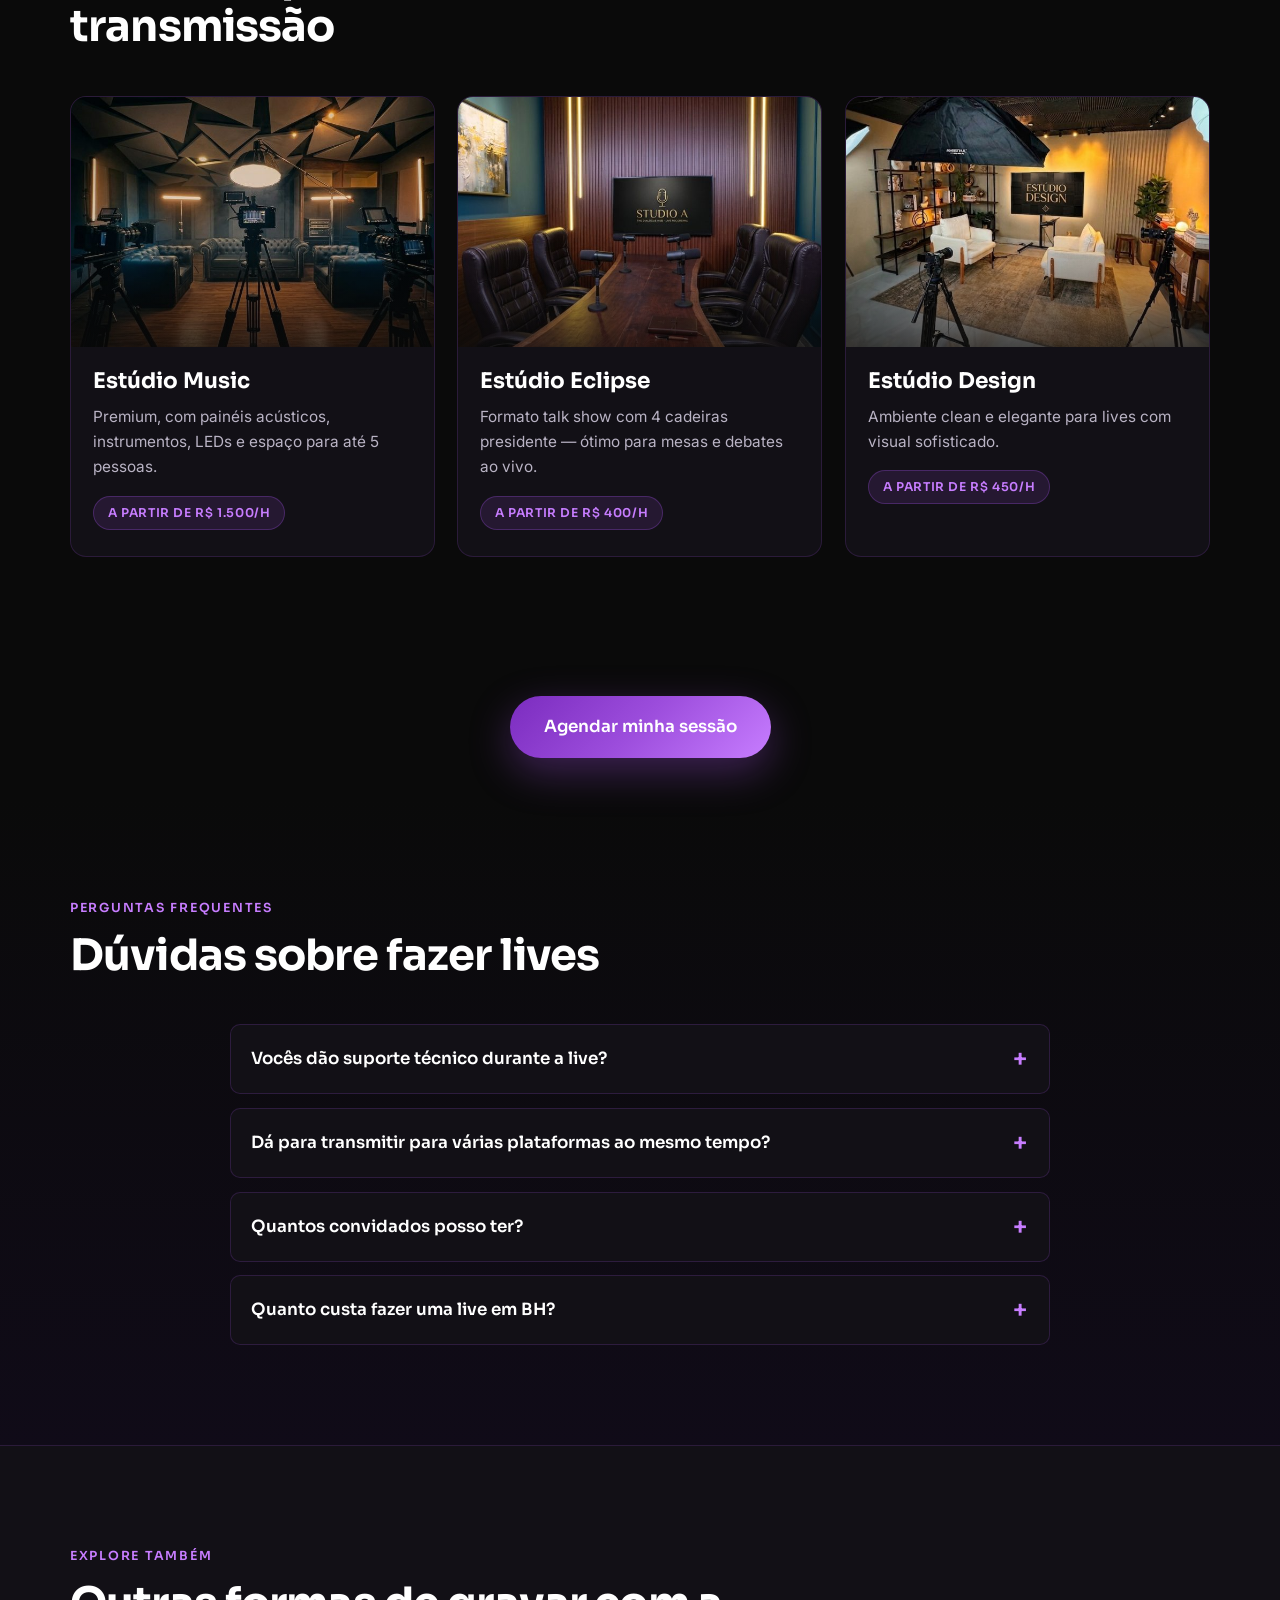
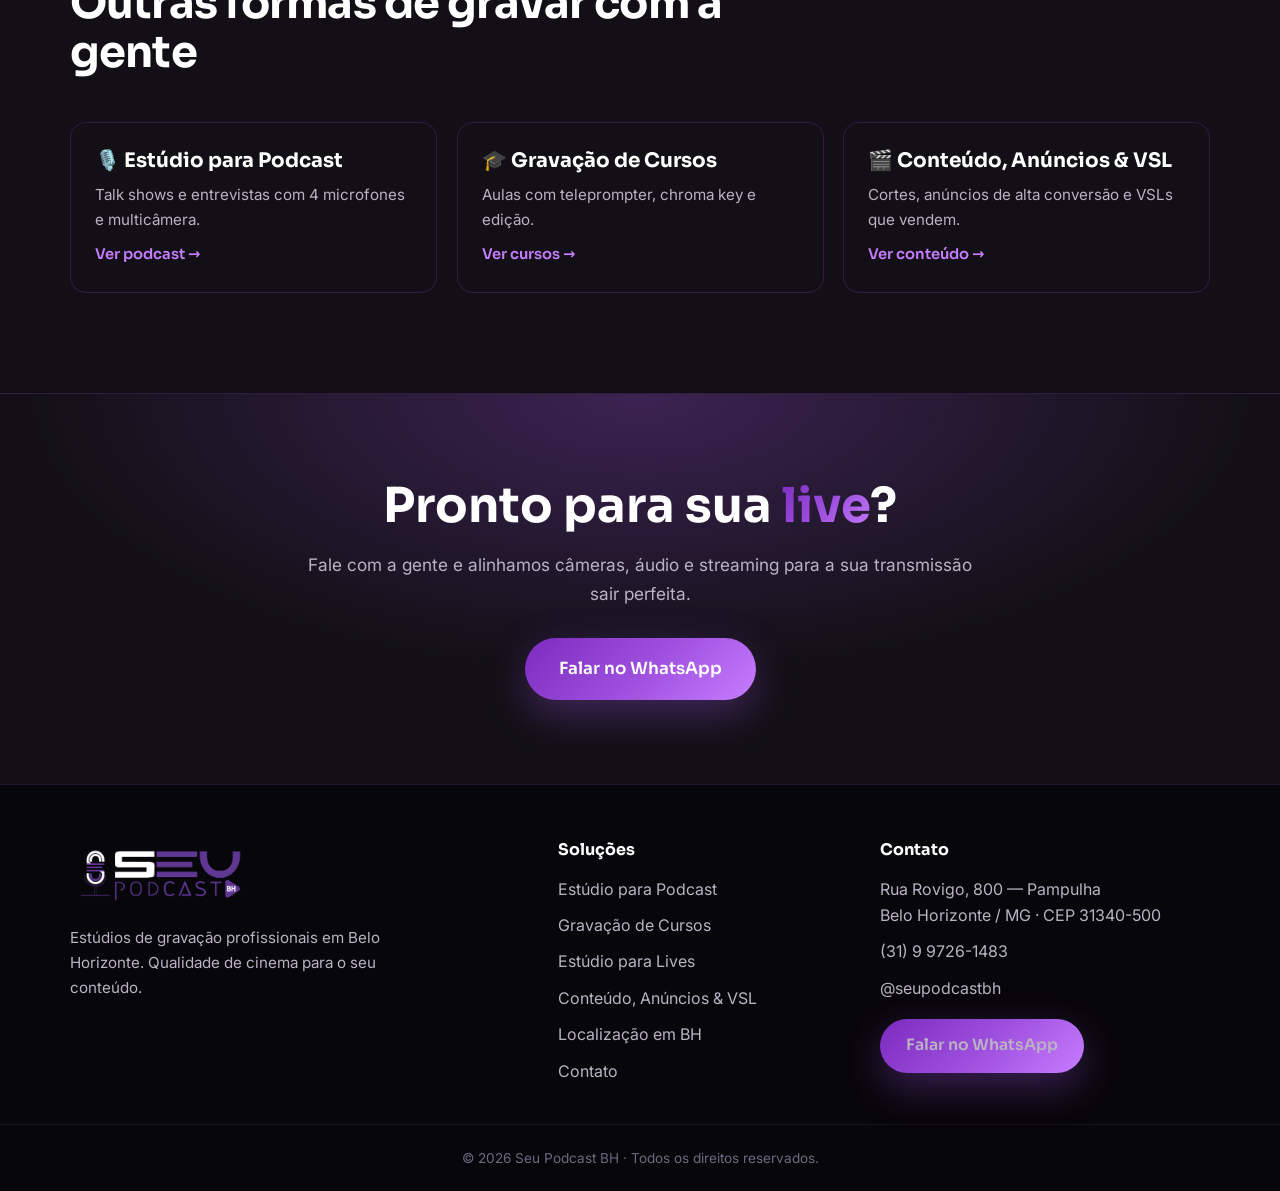
<file: lives/index.html>
<!DOCTYPE html>
<html lang="pt-BR">
<head>
  <!-- Google Tag Manager -->
  <script>(function(w,d,s,l,i){w[l]=w[l]||[];w[l].push({'gtm.start':new Date().getTime(),event:'gtm.js'});var f=d.getElementsByTagName(s)[0],j=d.createElement(s),dl=l!='dataLayer'?'&l='+l:'';j.async=true;j.src='https://www.googletagmanager.com/gtm.js?id='+i+dl;f.parentNode.insertBefore(j,f);})(window,document,'script','dataLayer','GTM-W6CDV4F4');</script>
  <!-- End Google Tag Manager -->
  <meta charset="UTF-8" />
  <meta name="viewport" content="width=device-width, initial-scale=1.0" />
  <meta name="theme-color" content="#0a0a0a" />

  <title>Estúdio para Lives e Transmissões ao Vivo em BH | Seu Podcast BH</title>
  <meta name="description" content="Faça sua live com qualidade profissional em Belo Horizonte. Multicâmera, áudio de estúdio, iluminação e suporte técnico para transmissões ao vivo sem falhas. A partir de R$ 360/hora." />
  <meta name="keywords" content="estúdio para live BH, transmissão ao vivo Belo Horizonte, live profissional, streaming, estúdio de gravação ao vivo, webinar" />
  <meta name="robots" content="index, follow, max-image-preview:large, max-snippet:-1" />
  <meta name="geo.region" content="BR-MG" />
  <meta name="geo.placename" content="Belo Horizonte" />
  <meta name="geo.position" content="-19.8601392;-43.9840548" />

  <meta property="og:type" content="website" />
  <meta property="og:locale" content="pt_BR" />
  <meta property="og:site_name" content="Seu Podcast BH" />
  <meta property="og:title" content="Estúdio para Lives e Transmissões ao Vivo em BH | Seu Podcast BH" />
  <meta property="og:description" content="Lives profissionais em BH com multicâmera, áudio de estúdio e suporte técnico. A partir de R$ 360/hora." />
  <meta property="og:url" content="https://www.seupodcastbh.com.br/lives/" />
  <meta property="og:image" content="https://www.seupodcastbh.com.br/assets/estudio-music.jpg" />

  <link rel="icon" type="image/png" href="../assets/favicon.png" />
  <link rel="apple-touch-icon" href="../assets/favicon.png" />
  <link rel="canonical" href="https://www.seupodcastbh.com.br/lives/" />
  <link rel="alternate" hreflang="pt-BR" href="https://www.seupodcastbh.com.br/lives/" />
  <link rel="sitemap" type="application/xml" href="/sitemap.xml" />

  <link rel="preconnect" href="https://fonts.googleapis.com" />
  <link rel="preconnect" href="https://fonts.gstatic.com" crossorigin />
  <link rel="preload" as="style" href="https://fonts.googleapis.com/css2?family=Sora:wght@400;600;700;800&family=Inter:wght@400;500;600&display=swap" />
  <link href="https://fonts.googleapis.com/css2?family=Sora:wght@400;600;700;800&family=Inter:wght@400;500;600&display=swap" rel="stylesheet" media="print" onload="this.media='all'" />
  <noscript><link href="https://fonts.googleapis.com/css2?family=Sora:wght@400;600;700;800&family=Inter:wght@400;500;600&display=swap" rel="stylesheet" /></noscript>
  <link rel="stylesheet" href="../style.css" />

  <script type="application/ld+json">
  {
    "@context": "https://schema.org",
    "@graph": [
      {
        "@type": "Service",
        "@id": "https://www.seupodcastbh.com.br/lives/#service",
        "serviceType": "Aluguel de estúdio para lives e transmissões ao vivo",
        "name": "Estúdio para Lives — Seu Podcast BH",
        "description": "Estúdio profissional em Belo Horizonte para transmissões ao vivo, com multicâmera, áudio de estúdio, iluminação e suporte técnico.",
        "url": "https://www.seupodcastbh.com.br/lives/",
        "areaServed": { "@type": "City", "name": "Belo Horizonte" },
        "provider": { "@type": "LocalBusiness", "name": "Seu Podcast BH", "@id": "https://www.seupodcastbh.com.br/#business", "telephone": "+5531997261483" },
        "offers": { "@type": "Offer", "priceCurrency": "BRL", "price": "360", "priceSpecification": { "@type": "UnitPriceSpecification", "price": "360", "priceCurrency": "BRL", "unitCode": "HUR", "unitText": "hora" } }
      },
      {
        "@type": "BreadcrumbList",
        "itemListElement": [
          { "@type": "ListItem", "position": 1, "name": "Início", "item": "https://www.seupodcastbh.com.br/" },
          { "@type": "ListItem", "position": 2, "name": "Estúdio para Lives", "item": "https://www.seupodcastbh.com.br/lives/" }
        ]
      },
      {
        "@type": "FAQPage",
        "mainEntity": [
          { "@type": "Question", "name": "Vocês dão suporte técnico durante a live?", "acceptedAnswer": { "@type": "Answer", "text": "Sim. Temos operadores de vídeo para cuidar de câmeras, áudio, iluminação e transmissão enquanto você foca no conteúdo." } },
          { "@type": "Question", "name": "Dá para transmitir para YouTube e Instagram ao mesmo tempo?", "acceptedAnswer": { "@type": "Answer", "text": "Sim, é possível transmitir simultaneamente para várias plataformas. Alinhamos a configuração de streaming antes da sua live." } },
          { "@type": "Question", "name": "Quantos convidados posso ter na live?", "acceptedAnswer": { "@type": "Answer", "text": "Dependendo do estúdio, de 2 a 5 pessoas presenciais, além de convidados remotos por chamada de vídeo." } }
        ]
      }
    ]
  }
  </script>
</head>

<body>
  <!-- Google Tag Manager (noscript) -->
  <noscript><iframe src="https://www.googletagmanager.com/ns.html?id=GTM-W6CDV4F4" height="0" width="0" style="display:none;visibility:hidden"></iframe></noscript>
  <!-- End Google Tag Manager (noscript) -->
  <header class="navbar" id="navbar">
    <div class="container nav-inner">
      <a href="../" class="nav-logo" aria-label="Seu Podcast BH - página inicial">
        <img src="../assets/logo.png" alt="Logo Seu Podcast BH" width="139" height="52" />
      </a>
      <button class="nav-toggle" id="navToggle" aria-label="Abrir menu" aria-expanded="false" aria-controls="navMenu">
        <span></span><span></span><span></span>
      </button>
      <nav class="nav-menu" id="navMenu" aria-label="Navegação principal">
        <ul>
          <li><a href="../">Início</a></li>
          <li><a href="../podcast/">Podcast</a></li>
          <li><a href="../cursos/">Cursos</a></li>
          <li><a href="../lives/" aria-current="page">Lives</a></li>
          <li><a href="../conteudo/">Conteúdo &amp; VSL</a></li>
          <li><a href="../contato/">Contato</a></li>
          <li><a class="btn btn-primary nav-cta" href="https://seupodcast-saas-production.up.railway.app/l?s=seupodcastbh.com.br" target="_blank" rel="noopener">Agendar</a></li>
        </ul>
      </nav>
    </div>
  </header>

  <main>
    <section class="subhero">
      <div class="container subhero-inner">
        <nav class="breadcrumb" aria-label="Trilha de navegação">
          <ol>
            <li><a href="../">Início</a></li>
            <li aria-current="page">Lives</li>
          </ol>
        </nav>
        <h1>Estúdio para <span class="grad-text">lives</span> e transmissões ao vivo em BH</h1>
        <p class="lead">Sua transmissão com áudio e imagem de estúdio, multicâmera e uma equipe cuidando da parte técnica. Faça lives que prendem a atenção do início ao fim. A partir de R$ 360/hora.</p>
        <div class="hero-actions">
          <a class="btn btn-primary btn-lg" href="https://seupodcast-saas-production.up.railway.app/l?s=seupodcastbh.com.br" target="_blank" rel="noopener">Agendar minha live</a>
          <a class="btn btn-ghost btn-lg" href="#estudios-lives">Ver estúdios</a>
        </div>
      </div>
    </section>

    <section class="section">
      <div class="container">
        <header class="section-head reveal">
          <p class="section-eyebrow">Transmissão sem dor de cabeça</p>
          <h2>Você aparece, a gente cuida do resto</h2>
          <p class="section-lead">Estrutura profissional para a sua live sair impecável e sem imprevistos.</p>
        </header>
        <div class="usecase-grid">
          <div class="usecase reveal"><div class="ic" aria-hidden="true">🎥</div><h3>Multicâmera</h3><p>Troca de ângulos ao vivo para uma transmissão dinâmica e envolvente.</p></div>
          <div class="usecase reveal"><div class="ic" aria-hidden="true">🔊</div><h3>Áudio de estúdio</h3><p>Microfones Shure SM7B e mesa de som para um áudio limpo, sem ruídos.</p></div>
          <div class="usecase reveal"><div class="ic" aria-hidden="true">🌐</div><h3>Multiplataforma</h3><p>Transmita para YouTube, Instagram e outras plataformas ao mesmo tempo.</p></div>
          <div class="usecase reveal"><div class="ic" aria-hidden="true">🛠️</div><h3>Suporte técnico</h3><p>Operadores cuidando de câmera, som e streaming enquanto você foca no público.</p></div>
        </div>
      </div>
    </section>

    <section class="section studios" id="estudios-lives">
      <div class="container">
        <header class="section-head reveal">
          <p class="section-eyebrow">Cenários para lives</p>
          <h2>Escolha o palco da sua transmissão</h2>
        </header>
        <div class="studio-grid">
          <article class="studio-card reveal">
            <div class="studio-img"><img src="../assets/estudio-music.jpg" alt="Estúdio Music premium para lives" loading="lazy" /></div>
            <div class="studio-body"><h3>Estúdio Music</h3><p>Premium, com painéis acústicos, instrumentos, LEDs e espaço para até 5 pessoas.</p><span class="studio-tag">A partir de R$ 1.500/h</span></div>
          </article>
          <article class="studio-card reveal">
            <div class="studio-img"><img src="../assets/estudio-eclipse.jpg" alt="Estúdio Eclipse para lives em formato talk show" loading="lazy" /></div>
            <div class="studio-body"><h3>Estúdio Eclipse</h3><p>Formato talk show com 4 cadeiras presidente — ótimo para mesas e debates ao vivo.</p><span class="studio-tag">A partir de R$ 400/h</span></div>
          </article>
          <article class="studio-card reveal">
            <div class="studio-img"><img src="../assets/estudio-design.jpg" alt="Estúdio Design clean para lives" loading="lazy" /></div>
            <div class="studio-body"><h3>Estúdio Design</h3><p>Ambiente clean e elegante para lives com visual sofisticado.</p><span class="studio-tag">A partir de R$ 450/h</span></div>
          </article>
        </div>
      </div>
    </section>

    <section class="section" style="padding:40px 0"><div class="container" style="text-align:center"><a class="btn btn-primary btn-lg reveal" href="https://seupodcast-saas-production.up.railway.app/l?s=seupodcastbh.com.br" target="_blank" rel="noopener">Agendar minha sessão</a></div></section>

    <section class="section faq" id="faq">
      <div class="container">
        <header class="section-head reveal">
          <p class="section-eyebrow">Perguntas frequentes</p>
          <h2>Dúvidas sobre fazer lives</h2>
        </header>
        <div class="faq-list">
          <details class="faq-item reveal"><summary>Vocês dão suporte técnico durante a live?</summary><p>Sim, temos operadores cuidando de câmeras, áudio, iluminação e transmissão do início ao fim.</p></details>
          <details class="faq-item reveal"><summary>Dá para transmitir para várias plataformas ao mesmo tempo?</summary><p>Sim, é possível transmitir simultaneamente para YouTube, Instagram e outras. Alinhamos a configuração antes.</p></details>
          <details class="faq-item reveal"><summary>Quantos convidados posso ter?</summary><p>De 2 a 5 pessoas presenciais, além de convidados remotos por chamada de vídeo.</p></details>
          <details class="faq-item reveal"><summary>Quanto custa fazer uma live em BH?</summary><p>A hora avulsa custa <strong>R$ 440</strong> no Estúdio Design, e cai para <strong>R$ 360/hora</strong> em pacotes de 8 horas ou mais.</p></details>
        </div>
      </div>
    </section>

    <section class="section related">
      <div class="container">
        <header class="section-head reveal">
          <p class="section-eyebrow">Explore também</p>
          <h2>Outras formas de gravar com a gente</h2>
        </header>
        <div class="related-grid">
          <a class="related-card reveal" href="../podcast/"><h3>🎙️ Estúdio para Podcast</h3><p>Talk shows e entrevistas com 4 microfones e multicâmera.</p><span class="sol-link">Ver podcast</span></a>
          <a class="related-card reveal" href="../cursos/"><h3>🎓 Gravação de Cursos</h3><p>Aulas com teleprompter, chroma key e edição.</p><span class="sol-link">Ver cursos</span></a>
          <a class="related-card reveal" href="../conteudo/"><h3>🎬 Conteúdo, Anúncios &amp; VSL</h3><p>Cortes, anúncios de alta conversão e VSLs que vendem.</p><span class="sol-link">Ver conteúdo</span></a>
        </div>
      </div>
    </section>

    <section class="cta-final" id="contato">
      <div class="container cta-inner reveal">
        <h2>Pronto para sua <span class="grad-text">live</span>?</h2>
        <p>Fale com a gente e alinhamos câmeras, áudio e streaming para a sua transmissão sair perfeita.</p>
        <a class="btn btn-primary btn-lg" href="https://seupodcast-saas-production.up.railway.app/l?s=seupodcastbh.com.br" target="_blank" rel="noopener">Falar no WhatsApp</a>
      </div>
    </section>
  </main>

  <footer class="footer">
    <div class="container footer-inner">
      <div class="footer-brand">
        <img src="../assets/logo.png" alt="Seu Podcast BH" width="181" height="68" />
        <p>Estúdios de gravação profissionais em Belo Horizonte. Qualidade de cinema para o seu conteúdo.</p>
      </div>
      <nav class="footer-nav" aria-label="Links do rodapé">
        <h4>Soluções</h4>
        <ul>
          <li><a href="../podcast/">Estúdio para Podcast</a></li>
          <li><a href="../cursos/">Gravação de Cursos</a></li>
          <li><a href="../lives/">Estúdio para Lives</a></li>
          <li><a href="../conteudo/">Conteúdo, Anúncios &amp; VSL</a></li>
          <li><a href="../localizacao/">Localização em BH</a></li>
          <li><a href="../contato/">Contato</a></li>
        </ul>
      </nav>
      <div class="footer-contact">
        <h4>Contato</h4>
        <address class="footer-address">
          <p>Rua Rovigo, 800 — Pampulha<br />Belo Horizonte / MG · CEP 31340-500</p>
          <p><a href="https://seupodcast-saas-production.up.railway.app/l?s=seupodcastbh.com.br" target="_blank" rel="noopener">(31) 9 9726-1483</a></p>
          <p><a href="https://www.instagram.com/seupodcastbh" target="_blank" rel="noopener">@seupodcastbh</a></p>
        </address>
        <a class="btn btn-primary" href="https://seupodcast-saas-production.up.railway.app/l?s=seupodcastbh.com.br" target="_blank" rel="noopener">Falar no WhatsApp</a>
      </div>
    </div>
    <div class="footer-bottom">
      <div class="container"><p>© <span id="year"></span> Seu Podcast BH · Todos os direitos reservados.</p></div>
    </div>
  </footer>

  <a class="whatsapp-float" href="https://seupodcast-saas-production.up.railway.app/l?s=seupodcastbh.com.br" target="_blank" rel="noopener" aria-label="Falar no WhatsApp">
    <svg viewBox="0 0 32 32" width="28" height="28" aria-hidden="true" fill="currentColor"><path d="M16 .4C7.4.4.5 7.3.5 15.9c0 2.8.7 5.5 2.1 7.9L.3 31.7l8.1-2.1c2.3 1.3 4.9 1.9 7.6 1.9 8.6 0 15.5-6.9 15.5-15.5S24.6.4 16 .4zm0 28.3c-2.4 0-4.7-.6-6.7-1.8l-.5-.3-4.8 1.3 1.3-4.7-.3-.5c-1.3-2.1-2-4.5-2-6.9C2.3 8.3 8.4 2.3 16 2.3S29.7 8.3 29.7 16 23.6 28.7 16 28.7zm8.4-9.5c-.5-.2-2.7-1.3-3.1-1.5-.4-.2-.7-.2-1 .2-.3.5-1.1 1.5-1.4 1.7-.2.3-.5.3-.9.1-.5-.2-2-.7-3.7-2.3-1.4-1.2-2.3-2.7-2.6-3.2-.3-.5 0-.7.2-1 .2-.2.5-.5.7-.8.2-.3.3-.5.5-.8.1-.3 0-.6 0-.8-.1-.2-1-2.4-1.4-3.3-.4-.9-.7-.7-1-.7h-.8c-.3 0-.8.1-1.2.5-.4.5-1.6 1.5-1.6 3.8s1.6 4.4 1.9 4.7c.2.3 3.2 4.9 7.8 6.9 1.1.5 1.9.7 2.6.9 1.1.3 2.1.3 2.9.2.9-.1 2.7-1.1 3.1-2.2.4-1.1.4-2 .3-2.2-.1-.2-.4-.3-.9-.5z"/></svg>
  </a>

  <script src="../script.js" defer></script>
  <script src="/track.js" defer></script>
</body>
</html>
</file>
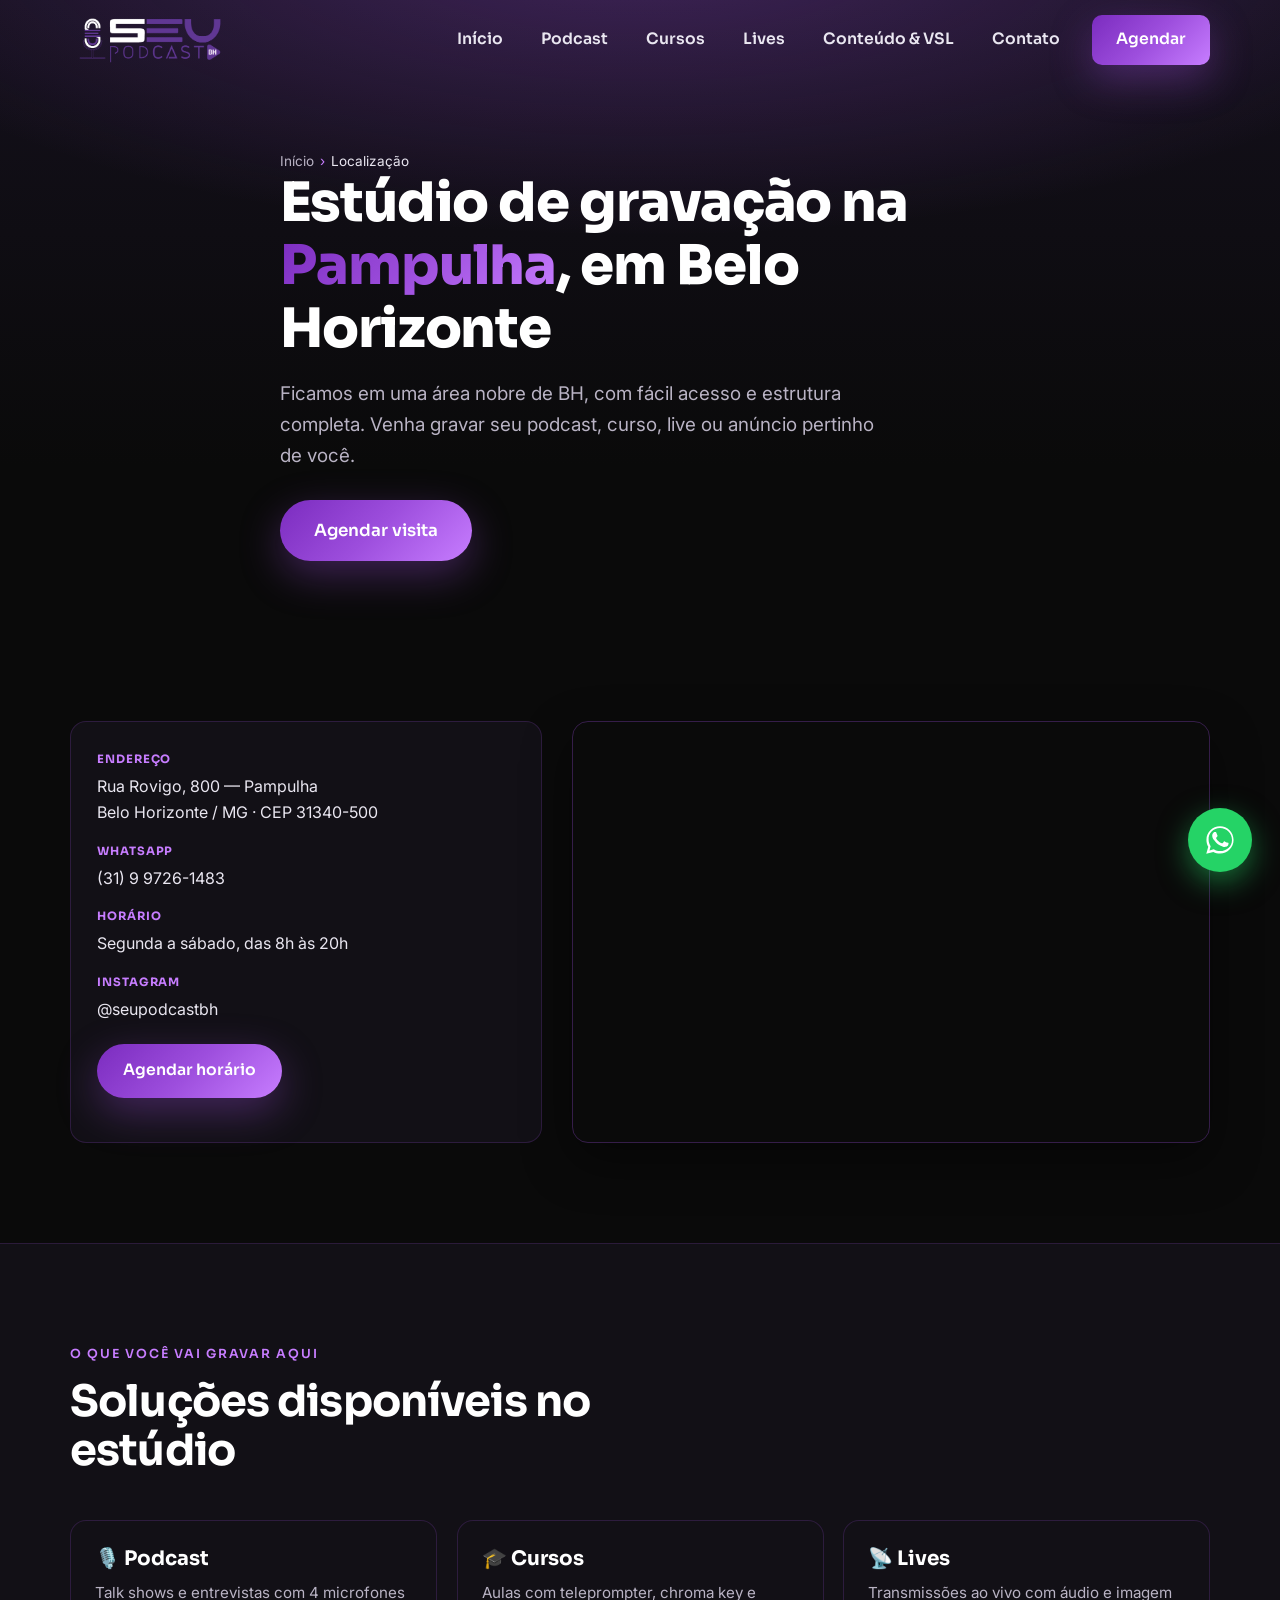
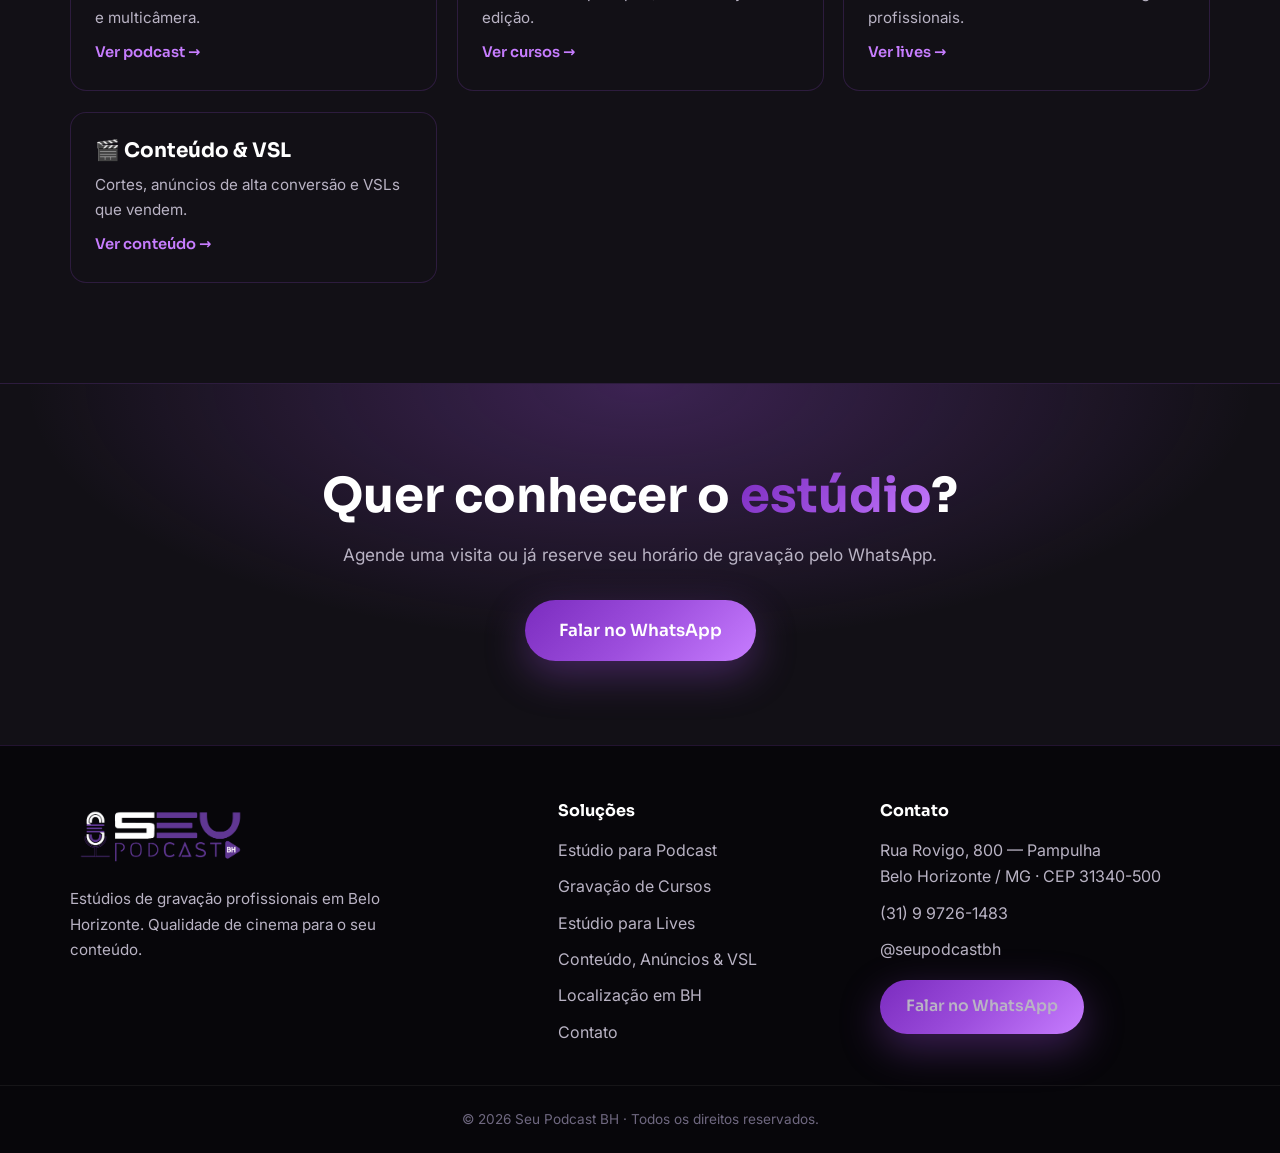
<file: localizacao/index.html>
<!DOCTYPE html>
<html lang="pt-BR">
<head>
  <!-- Google Tag Manager -->
  <script>(function(w,d,s,l,i){w[l]=w[l]||[];w[l].push({'gtm.start':new Date().getTime(),event:'gtm.js'});var f=d.getElementsByTagName(s)[0],j=d.createElement(s),dl=l!='dataLayer'?'&l='+l:'';j.async=true;j.src='https://www.googletagmanager.com/gtm.js?id='+i+dl;f.parentNode.insertBefore(j,f);})(window,document,'script','dataLayer','GTM-W6CDV4F4');</script>
  <!-- End Google Tag Manager -->
  <meta charset="UTF-8" />
  <meta name="viewport" content="width=device-width, initial-scale=1.0" />
  <meta name="theme-color" content="#0a0a0a" />

  <title>Estúdio de Gravação na Pampulha, Belo Horizonte | Seu Podcast BH</title>
  <meta name="description" content="Onde fica o Seu Podcast BH: estúdio de gravação na região da Pampulha, em Belo Horizonte (MG). Rua Rovigo, 800. Fácil acesso e agendamento pelo WhatsApp (31) 99726-1483." />
  <meta name="keywords" content="estúdio de gravação Pampulha, estúdio Belo Horizonte, onde fica Seu Podcast BH, estúdio de podcast BH endereço, gravação BH localização" />
  <meta name="robots" content="index, follow, max-image-preview:large, max-snippet:-1" />
  <meta name="geo.region" content="BR-MG" />
  <meta name="geo.placename" content="Belo Horizonte" />
  <meta name="geo.position" content="-19.8601392;-43.9840548" />
  <meta name="ICBM" content="-19.8601392, -43.9840548" />

  <meta property="og:type" content="website" />
  <meta property="og:locale" content="pt_BR" />
  <meta property="og:site_name" content="Seu Podcast BH" />
  <meta property="og:title" content="Estúdio de Gravação na Pampulha, Belo Horizonte | Seu Podcast BH" />
  <meta property="og:description" content="Estúdio de gravação na Pampulha, BH. Rua Rovigo, 800. Agende pelo WhatsApp." />
  <meta property="og:url" content="https://www.seupodcastbh.com.br/localizacao/" />
  <meta property="og:image" content="https://www.seupodcastbh.com.br/assets/estudio-eclipse.jpg" />

  <link rel="icon" type="image/png" href="../assets/favicon.png" />
  <link rel="apple-touch-icon" href="../assets/favicon.png" />
  <link rel="canonical" href="https://www.seupodcastbh.com.br/localizacao/" />
  <link rel="alternate" hreflang="pt-BR" href="https://www.seupodcastbh.com.br/localizacao/" />
  <link rel="sitemap" type="application/xml" href="/sitemap.xml" />

  <link rel="preconnect" href="https://fonts.googleapis.com" />
  <link rel="preconnect" href="https://fonts.gstatic.com" crossorigin />
  <link rel="preload" as="style" href="https://fonts.googleapis.com/css2?family=Sora:wght@400;600;700;800&family=Inter:wght@400;500;600&display=swap" />
  <link href="https://fonts.googleapis.com/css2?family=Sora:wght@400;600;700;800&family=Inter:wght@400;500;600&display=swap" rel="stylesheet" media="print" onload="this.media='all'" />
  <noscript><link href="https://fonts.googleapis.com/css2?family=Sora:wght@400;600;700;800&family=Inter:wght@400;500;600&display=swap" rel="stylesheet" /></noscript>
  <link rel="stylesheet" href="../style.css" />

  <script type="application/ld+json">
  {
    "@context": "https://schema.org",
    "@graph": [
      {
        "@type": ["LocalBusiness", "ProfessionalService"],
        "@id": "https://www.seupodcastbh.com.br/#business",
        "name": "Seu Podcast BH",
        "description": "Estúdio de gravação profissional na região da Pampulha, em Belo Horizonte (MG), para podcasts, cursos, lives, entrevistas e anúncios.",
        "url": "https://www.seupodcastbh.com.br/",
        "image": "https://www.seupodcastbh.com.br/assets/estudio-eclipse.jpg",
        "logo": "https://www.seupodcastbh.com.br/assets/logo.png",
        "telephone": "+5531997261483",
        "priceRange": "R$290–R$1500",
        "address": {
          "@type": "PostalAddress",
          "streetAddress": "Rua Rovigo, 800",
          "addressLocality": "Belo Horizonte",
          "addressRegion": "MG",
          "postalCode": "31340-500",
          "addressCountry": "BR"
        },
        "geo": { "@type": "GeoCoordinates", "latitude": -19.8601392, "longitude": -43.9840548 },
        "hasMap": "https://www.google.com/maps?q=Est%C3%BAdio+de+Grava%C3%A7%C3%A3o+-+Seu+Podcast+BH",
        "openingHoursSpecification": [
          { "@type": "OpeningHoursSpecification", "dayOfWeek": ["Monday","Tuesday","Wednesday","Thursday","Friday","Saturday"], "opens": "08:00", "closes": "20:00" }
        ],
        "sameAs": ["https://www.instagram.com/seupodcastbh"]
      },
      {
        "@type": "BreadcrumbList",
        "itemListElement": [
          { "@type": "ListItem", "position": 1, "name": "Início", "item": "https://www.seupodcastbh.com.br/" },
          { "@type": "ListItem", "position": 2, "name": "Localização", "item": "https://www.seupodcastbh.com.br/localizacao/" }
        ]
      }
    ]
  }
  </script>
</head>

<body>
  <!-- Google Tag Manager (noscript) -->
  <noscript><iframe src="https://www.googletagmanager.com/ns.html?id=GTM-W6CDV4F4" height="0" width="0" style="display:none;visibility:hidden"></iframe></noscript>
  <!-- End Google Tag Manager (noscript) -->
  <header class="navbar" id="navbar">
    <div class="container nav-inner">
      <a href="../" class="nav-logo" aria-label="Seu Podcast BH - página inicial">
        <img src="../assets/logo.png" alt="Logo Seu Podcast BH" width="139" height="52" />
      </a>
      <button class="nav-toggle" id="navToggle" aria-label="Abrir menu" aria-expanded="false" aria-controls="navMenu">
        <span></span><span></span><span></span>
      </button>
      <nav class="nav-menu" id="navMenu" aria-label="Navegação principal">
        <ul>
          <li><a href="../">Início</a></li>
          <li><a href="../podcast/">Podcast</a></li>
          <li><a href="../cursos/">Cursos</a></li>
          <li><a href="../lives/">Lives</a></li>
          <li><a href="../conteudo/">Conteúdo &amp; VSL</a></li>
          <li><a href="../contato/">Contato</a></li>
          <li><a class="btn btn-primary nav-cta" href="https://seupodcast-saas-production.up.railway.app/l?s=seupodcastbh.com.br" target="_blank" rel="noopener">Agendar</a></li>
        </ul>
      </nav>
    </div>
  </header>

  <main>
    <section class="subhero">
      <div class="container subhero-inner">
        <nav class="breadcrumb" aria-label="Trilha de navegação">
          <ol>
            <li><a href="../">Início</a></li>
            <li aria-current="page">Localização</li>
          </ol>
        </nav>
        <h1>Estúdio de gravação na <span class="grad-text">Pampulha</span>, em Belo Horizonte</h1>
        <p class="lead">Ficamos em uma área nobre de BH, com fácil acesso e estrutura completa. Venha gravar seu podcast, curso, live ou anúncio pertinho de você.</p>
        <div class="hero-actions">
          <a class="btn btn-primary btn-lg" href="https://seupodcast-saas-production.up.railway.app/l?s=seupodcastbh.com.br" target="_blank" rel="noopener">Agendar visita</a>
        </div>
      </div>
    </section>

    <section class="section location" id="localizacao">
      <div class="container">
        <div class="location-grid">
          <address class="location-info reveal">
            <p class="loc-item"><strong>Endereço</strong>Rua Rovigo, 800 — Pampulha<br />Belo Horizonte / MG · CEP 31340-500</p>
            <p class="loc-item"><strong>WhatsApp</strong><a href="https://seupodcast-saas-production.up.railway.app/l?s=seupodcastbh.com.br" target="_blank" rel="noopener">(31) 9 9726-1483</a></p>
            <p class="loc-item"><strong>Horário</strong>Segunda a sábado, das 8h às 20h</p>
            <p class="loc-item"><strong>Instagram</strong><a href="https://www.instagram.com/seupodcastbh" target="_blank" rel="noopener">@seupodcastbh</a></p>
            <a class="btn btn-primary" href="https://seupodcast-saas-production.up.railway.app/l?s=seupodcastbh.com.br" target="_blank" rel="noopener">Agendar horário</a>
          </address>
          <div class="map-wrap reveal">
            <iframe
              title="Mapa - Estúdio de Gravação Seu Podcast BH em Belo Horizonte"
              src="https://www.google.com/maps/embed?pb=!1m18!1m12!1m3!1d3755.4025406760875!2d-43.9840548!3d-19.8601392!2m3!1f0!2f0!3f0!3m2!1i1024!2i768!4f13.1!3m3!1m2!1s0xa691bb6ae76511%3A0x5d7e9b7bb9962e86!2sEst%C3%BAdio%20de%20Grava%C3%A7%C3%A3o%20-%20Seu%20Podcast%20BH!5e0!3m2!1spt-BR!2sbr!4v1736520000000!5m2!1spt-BR!2sbr"
              loading="lazy" referrerpolicy="no-referrer-when-downgrade" allowfullscreen></iframe>
          </div>
        </div>
      </div>
    </section>

    <section class="section related">
      <div class="container">
        <header class="section-head reveal">
          <p class="section-eyebrow">O que você vai gravar aqui</p>
          <h2>Soluções disponíveis no estúdio</h2>
        </header>
        <div class="related-grid">
          <a class="related-card reveal" href="../podcast/"><h3>🎙️ Podcast</h3><p>Talk shows e entrevistas com 4 microfones e multicâmera.</p><span class="sol-link">Ver podcast</span></a>
          <a class="related-card reveal" href="../cursos/"><h3>🎓 Cursos</h3><p>Aulas com teleprompter, chroma key e edição.</p><span class="sol-link">Ver cursos</span></a>
          <a class="related-card reveal" href="../lives/"><h3>📡 Lives</h3><p>Transmissões ao vivo com áudio e imagem profissionais.</p><span class="sol-link">Ver lives</span></a>
          <a class="related-card reveal" href="../conteudo/"><h3>🎬 Conteúdo &amp; VSL</h3><p>Cortes, anúncios de alta conversão e VSLs que vendem.</p><span class="sol-link">Ver conteúdo</span></a>
        </div>
      </div>
    </section>

    <section class="cta-final" id="contato">
      <div class="container cta-inner reveal">
        <h2>Quer conhecer o <span class="grad-text">estúdio</span>?</h2>
        <p>Agende uma visita ou já reserve seu horário de gravação pelo WhatsApp.</p>
        <a class="btn btn-primary btn-lg" href="https://seupodcast-saas-production.up.railway.app/l?s=seupodcastbh.com.br" target="_blank" rel="noopener">Falar no WhatsApp</a>
      </div>
    </section>
  </main>

  <footer class="footer">
    <div class="container footer-inner">
      <div class="footer-brand">
        <img src="../assets/logo.png" alt="Seu Podcast BH" width="181" height="68" />
        <p>Estúdios de gravação profissionais em Belo Horizonte. Qualidade de cinema para o seu conteúdo.</p>
      </div>
      <nav class="footer-nav" aria-label="Links do rodapé">
        <h4>Soluções</h4>
        <ul>
          <li><a href="../podcast/">Estúdio para Podcast</a></li>
          <li><a href="../cursos/">Gravação de Cursos</a></li>
          <li><a href="../lives/">Estúdio para Lives</a></li>
          <li><a href="../conteudo/">Conteúdo, Anúncios &amp; VSL</a></li>
          <li><a href="../localizacao/">Localização em BH</a></li>
          <li><a href="../contato/">Contato</a></li>
        </ul>
      </nav>
      <div class="footer-contact">
        <h4>Contato</h4>
        <address class="footer-address">
          <p>Rua Rovigo, 800 — Pampulha<br />Belo Horizonte / MG · CEP 31340-500</p>
          <p><a href="https://seupodcast-saas-production.up.railway.app/l?s=seupodcastbh.com.br" target="_blank" rel="noopener">(31) 9 9726-1483</a></p>
          <p><a href="https://www.instagram.com/seupodcastbh" target="_blank" rel="noopener">@seupodcastbh</a></p>
        </address>
        <a class="btn btn-primary" href="https://seupodcast-saas-production.up.railway.app/l?s=seupodcastbh.com.br" target="_blank" rel="noopener">Falar no WhatsApp</a>
      </div>
    </div>
    <div class="footer-bottom">
      <div class="container"><p>© <span id="year"></span> Seu Podcast BH · Todos os direitos reservados.</p></div>
    </div>
  </footer>

  <a class="whatsapp-float" href="https://seupodcast-saas-production.up.railway.app/l?s=seupodcastbh.com.br" target="_blank" rel="noopener" aria-label="Falar no WhatsApp">
    <svg viewBox="0 0 32 32" width="28" height="28" aria-hidden="true" fill="currentColor"><path d="M16 .4C7.4.4.5 7.3.5 15.9c0 2.8.7 5.5 2.1 7.9L.3 31.7l8.1-2.1c2.3 1.3 4.9 1.9 7.6 1.9 8.6 0 15.5-6.9 15.5-15.5S24.6.4 16 .4zm0 28.3c-2.4 0-4.7-.6-6.7-1.8l-.5-.3-4.8 1.3 1.3-4.7-.3-.5c-1.3-2.1-2-4.5-2-6.9C2.3 8.3 8.4 2.3 16 2.3S29.7 8.3 29.7 16 23.6 28.7 16 28.7zm8.4-9.5c-.5-.2-2.7-1.3-3.1-1.5-.4-.2-.7-.2-1 .2-.3.5-1.1 1.5-1.4 1.7-.2.3-.5.3-.9.1-.5-.2-2-.7-3.7-2.3-1.4-1.2-2.3-2.7-2.6-3.2-.3-.5 0-.7.2-1 .2-.2.5-.5.7-.8.2-.3.3-.5.5-.8.1-.3 0-.6 0-.8-.1-.2-1-2.4-1.4-3.3-.4-.9-.7-.7-1-.7h-.8c-.3 0-.8.1-1.2.5-.4.5-1.6 1.5-1.6 3.8s1.6 4.4 1.9 4.7c.2.3 3.2 4.9 7.8 6.9 1.1.5 1.9.7 2.6.9 1.1.3 2.1.3 2.9.2.9-.1 2.7-1.1 3.1-2.2.4-1.1.4-2 .3-2.2-.1-.2-.4-.3-.9-.5z"/></svg>
  </a>

  <script src="../script.js" defer></script>
  <script src="/track.js" defer></script>
</body>
</html>
</file>
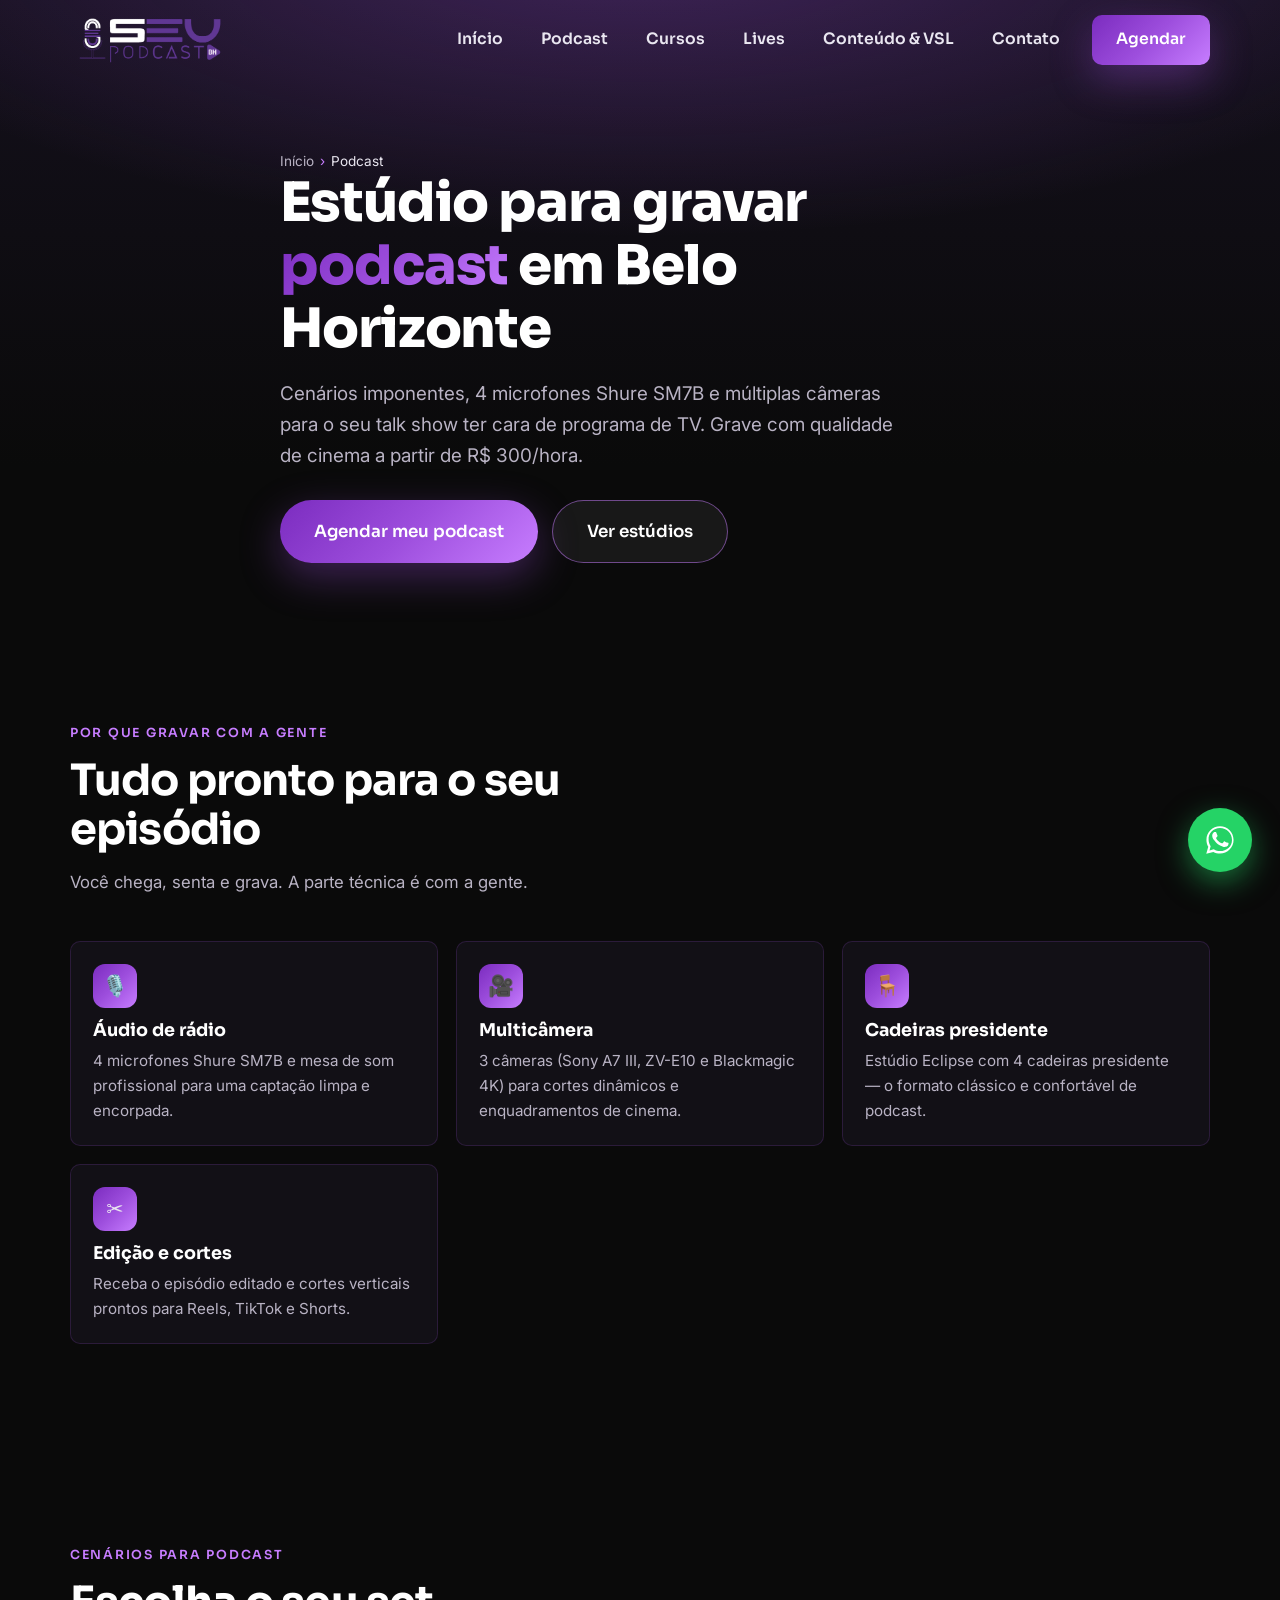
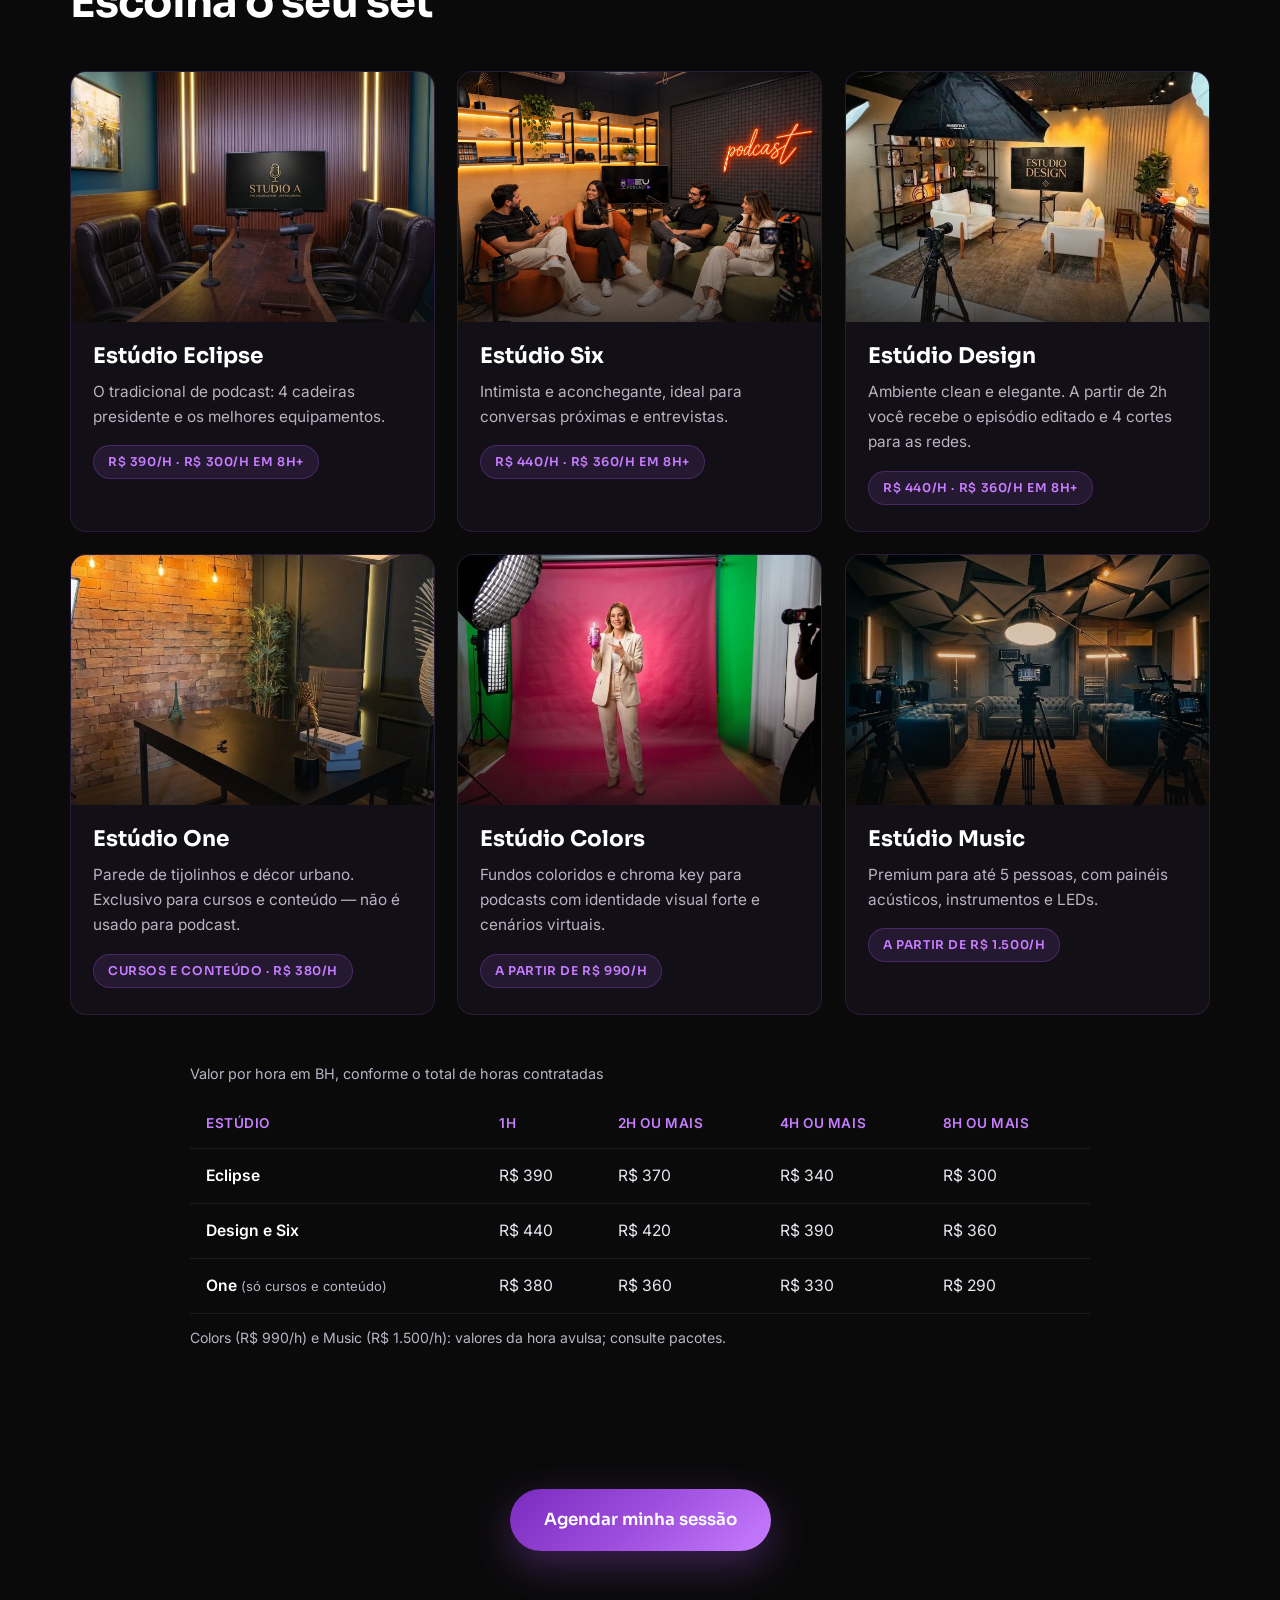
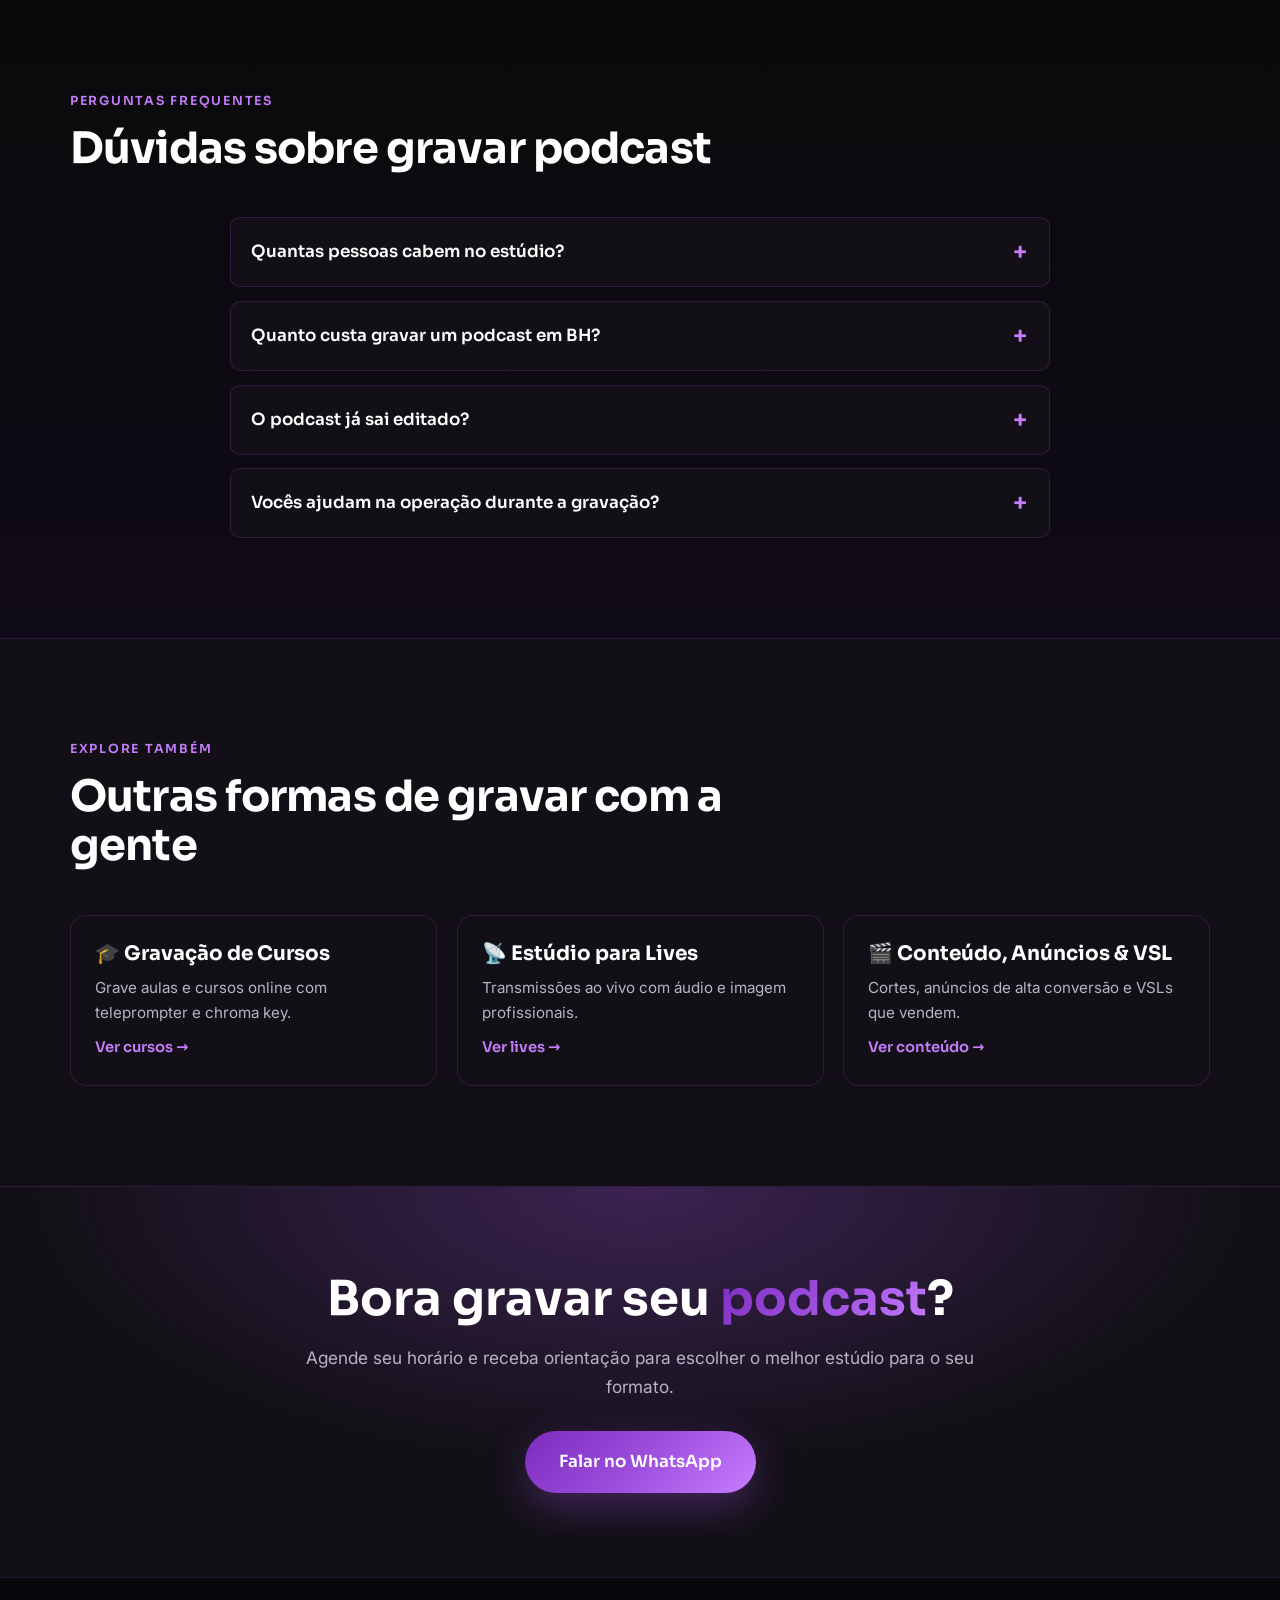
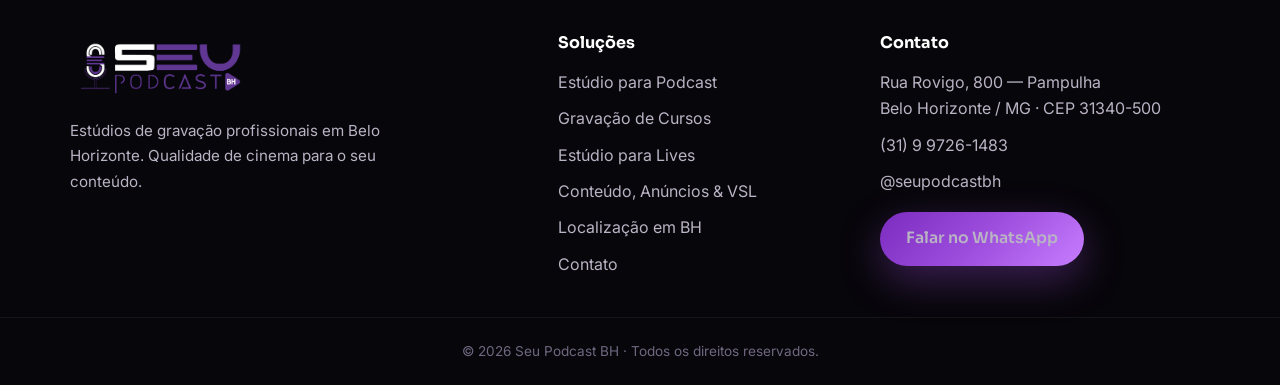
<file: podcast/index.html>
<!DOCTYPE html>
<html lang="pt-BR">
<head>
  <!-- Google Tag Manager -->
  <script>(function(w,d,s,l,i){w[l]=w[l]||[];w[l].push({'gtm.start':new Date().getTime(),event:'gtm.js'});var f=d.getElementsByTagName(s)[0],j=d.createElement(s),dl=l!='dataLayer'?'&l='+l:'';j.async=true;j.src='https://www.googletagmanager.com/gtm.js?id='+i+dl;f.parentNode.insertBefore(j,f);})(window,document,'script','dataLayer','GTM-W6CDV4F4');</script>
  <!-- End Google Tag Manager -->
  <meta charset="UTF-8" />
  <meta name="viewport" content="width=device-width, initial-scale=1.0" />
  <meta name="theme-color" content="#0a0a0a" />

  <title>Estúdio para Gravar Podcast em BH | Seu Podcast BH</title>
  <meta name="description" content="Alugue um estúdio profissional para gravar seu podcast em Belo Horizonte. 4 microfones Shure SM7B, múltiplas câmeras, cadeiras presidente e edição opcional. A partir de R$ 300/hora." />
  <meta name="keywords" content="estúdio para podcast BH, gravar podcast Belo Horizonte, aluguel estúdio podcast, estúdio de podcast Pampulha, talk show" />
  <meta name="robots" content="index, follow, max-image-preview:large, max-snippet:-1" />
  <meta name="geo.region" content="BR-MG" />
  <meta name="geo.placename" content="Belo Horizonte" />
  <meta name="geo.position" content="-19.8601392;-43.9840548" />

  <meta property="og:type" content="website" />
  <meta property="og:locale" content="pt_BR" />
  <meta property="og:site_name" content="Seu Podcast BH" />
  <meta property="og:title" content="Estúdio para Gravar Podcast em BH | Seu Podcast BH" />
  <meta property="og:description" content="Estúdios prontos para podcast em Belo Horizonte, com equipamentos nível cinema. A partir de R$ 300/hora." />
  <meta property="og:url" content="https://www.seupodcastbh.com.br/podcast/" />
  <meta property="og:image" content="https://www.seupodcastbh.com.br/assets/estudio-eclipse.jpg" />

  <link rel="icon" type="image/png" href="../assets/favicon.png" />
  <link rel="apple-touch-icon" href="../assets/favicon.png" />
  <link rel="canonical" href="https://www.seupodcastbh.com.br/podcast/" />
  <link rel="alternate" hreflang="pt-BR" href="https://www.seupodcastbh.com.br/podcast/" />
  <link rel="sitemap" type="application/xml" href="/sitemap.xml" />

  <link rel="preconnect" href="https://fonts.googleapis.com" />
  <link rel="preconnect" href="https://fonts.gstatic.com" crossorigin />
  <link rel="preload" as="style" href="https://fonts.googleapis.com/css2?family=Sora:wght@400;600;700;800&family=Inter:wght@400;500;600&display=swap" />
  <link href="https://fonts.googleapis.com/css2?family=Sora:wght@400;600;700;800&family=Inter:wght@400;500;600&display=swap" rel="stylesheet" media="print" onload="this.media='all'" />
  <noscript><link href="https://fonts.googleapis.com/css2?family=Sora:wght@400;600;700;800&family=Inter:wght@400;500;600&display=swap" rel="stylesheet" /></noscript>
  <link rel="stylesheet" href="../style.css" />

  <script type="application/ld+json">
  {
    "@context": "https://schema.org",
    "@graph": [
      {
        "@type": "Service",
        "@id": "https://www.seupodcastbh.com.br/podcast/#service",
        "serviceType": "Aluguel de estúdio para gravação de podcast",
        "name": "Estúdio para Podcast — Seu Podcast BH",
        "description": "Aluguel de estúdio profissional em Belo Horizonte para gravação de podcasts, com 4 microfones Shure SM7B, múltiplas câmeras e cadeiras presidente.",
        "url": "https://www.seupodcastbh.com.br/podcast/",
        "areaServed": { "@type": "City", "name": "Belo Horizonte" },
        "provider": { "@type": "LocalBusiness", "name": "Seu Podcast BH", "@id": "https://www.seupodcastbh.com.br/#business", "telephone": "+5531997261483" },
        "offers": { "@type": "Offer", "priceCurrency": "BRL", "price": "300", "priceSpecification": { "@type": "UnitPriceSpecification", "price": "300", "priceCurrency": "BRL", "unitCode": "HUR", "unitText": "hora", "eligibleQuantity": { "@type": "QuantitativeValue", "minValue": 8, "unitCode": "HUR" } } }
      },
      {
        "@type": "BreadcrumbList",
        "itemListElement": [
          { "@type": "ListItem", "position": 1, "name": "Início", "item": "https://www.seupodcastbh.com.br/" },
          { "@type": "ListItem", "position": 2, "name": "Estúdio para Podcast", "item": "https://www.seupodcastbh.com.br/podcast/" }
        ]
      },
      {
        "@type": "FAQPage",
        "mainEntity": [
          { "@type": "Question", "name": "Quantas pessoas cabem no estúdio de podcast?", "acceptedAnswer": { "@type": "Answer", "text": "Os estúdios de podcast comportam de 2 a 4 convidados com cadeiras presidente, além de opções para grupos maiores no Estúdio Music (até 5 pessoas)." } },
          { "@type": "Question", "name": "Quanto custa gravar um podcast em BH?", "acceptedAnswer": { "@type": "Answer", "text": "A hora avulsa de podcast custa R$ 390 no Estúdio Eclipse, o modelo tradicional com 4 cadeiras presidente, e R$ 440 no Six e no Design. Em pacotes o valor cai: com 8 horas ou mais, R$ 300/hora no Eclipse e R$ 360/hora no Six e no Design." } },
          { "@type": "Question", "name": "O podcast já sai editado?", "acceptedAnswer": { "@type": "Answer", "text": "Sim, oferecemos edição do episódio e cortes para redes sociais. No Estúdio Design, a partir de 2 horas você recebe o material editado e ganha 4 cortes." } }
        ]
      }
    ]
  }
  </script>
</head>

<body>
  <!-- Google Tag Manager (noscript) -->
  <noscript><iframe src="https://www.googletagmanager.com/ns.html?id=GTM-W6CDV4F4" height="0" width="0" style="display:none;visibility:hidden"></iframe></noscript>
  <!-- End Google Tag Manager (noscript) -->
  <header class="navbar" id="navbar">
    <div class="container nav-inner">
      <a href="../" class="nav-logo" aria-label="Seu Podcast BH - página inicial">
        <img src="../assets/logo.png" alt="Logo Seu Podcast BH" width="139" height="52" />
      </a>
      <button class="nav-toggle" id="navToggle" aria-label="Abrir menu" aria-expanded="false" aria-controls="navMenu">
        <span></span><span></span><span></span>
      </button>
      <nav class="nav-menu" id="navMenu" aria-label="Navegação principal">
        <ul>
          <li><a href="../">Início</a></li>
          <li><a href="../podcast/" aria-current="page">Podcast</a></li>
          <li><a href="../cursos/">Cursos</a></li>
          <li><a href="../lives/">Lives</a></li>
          <li><a href="../conteudo/">Conteúdo &amp; VSL</a></li>
          <li><a href="../contato/">Contato</a></li>
          <li><a class="btn btn-primary nav-cta" href="https://seupodcast-saas-production.up.railway.app/l?s=seupodcastbh.com.br" target="_blank" rel="noopener">Agendar</a></li>
        </ul>
      </nav>
    </div>
  </header>

  <main>
    <section class="subhero">
      <div class="container subhero-inner">
        <nav class="breadcrumb" aria-label="Trilha de navegação">
          <ol>
            <li><a href="../">Início</a></li>
            <li aria-current="page">Podcast</li>
          </ol>
        </nav>
        <h1>Estúdio para gravar <span class="grad-text">podcast</span> em Belo Horizonte</h1>
        <p class="lead">Cenários imponentes, 4 microfones Shure SM7B e múltiplas câmeras para o seu talk show ter cara de programa de TV. Grave com qualidade de cinema a partir de R$ 300/hora.</p>
        <div class="hero-actions">
          <a class="btn btn-primary btn-lg" href="https://seupodcast-saas-production.up.railway.app/l?s=seupodcastbh.com.br" target="_blank" rel="noopener">Agendar meu podcast</a>
          <a class="btn btn-ghost btn-lg" href="#estudios-podcast">Ver estúdios</a>
        </div>
      </div>
    </section>

    <section class="section">
      <div class="container">
        <header class="section-head reveal">
          <p class="section-eyebrow">Por que gravar com a gente</p>
          <h2>Tudo pronto para o seu episódio</h2>
          <p class="section-lead">Você chega, senta e grava. A parte técnica é com a gente.</p>
        </header>
        <div class="usecase-grid">
          <div class="usecase reveal"><div class="ic" aria-hidden="true">🎙️</div><h3>Áudio de rádio</h3><p>4 microfones Shure SM7B e mesa de som profissional para uma captação limpa e encorpada.</p></div>
          <div class="usecase reveal"><div class="ic" aria-hidden="true">🎥</div><h3>Multicâmera</h3><p>3 câmeras (Sony A7 III, ZV-E10 e Blackmagic 4K) para cortes dinâmicos e enquadramentos de cinema.</p></div>
          <div class="usecase reveal"><div class="ic" aria-hidden="true">🪑</div><h3>Cadeiras presidente</h3><p>Estúdio Eclipse com 4 cadeiras presidente — o formato clássico e confortável de podcast.</p></div>
          <div class="usecase reveal"><div class="ic" aria-hidden="true">✂️</div><h3>Edição e cortes</h3><p>Receba o episódio editado e cortes verticais prontos para Reels, TikTok e Shorts.</p></div>
        </div>
      </div>
    </section>

    <section class="section studios" id="estudios-podcast">
      <div class="container">
        <header class="section-head reveal">
          <p class="section-eyebrow">Cenários para podcast</p>
          <h2>Escolha o seu set</h2>
        </header>
        <div class="studio-grid">
          <article class="studio-card reveal">
            <div class="studio-img"><img src="../assets/estudio-eclipse.jpg" alt="Estúdio Eclipse para podcast com 4 cadeiras presidente" loading="lazy" /></div>
            <div class="studio-body"><h3>Estúdio Eclipse</h3><p>O tradicional de podcast: 4 cadeiras presidente e os melhores equipamentos.</p><span class="studio-tag">R$ 390/h · R$ 300/h em 8h+</span></div>
          </article>
          <article class="studio-card reveal">
            <div class="studio-img"><img src="../assets/estudio-six.jpg" alt="Estúdio Six intimista para entrevistas" loading="lazy" /></div>
            <div class="studio-body"><h3>Estúdio Six</h3><p>Intimista e aconchegante, ideal para conversas próximas e entrevistas.</p><span class="studio-tag">R$ 440/h · R$ 360/h em 8h+</span></div>
          </article>
          <article class="studio-card reveal">
            <div class="studio-img"><img src="../assets/estudio-design.jpg" alt="Estúdio Design clean com sofás brancos para podcast e entrevistas" loading="lazy" /></div>
            <div class="studio-body"><h3>Estúdio Design</h3><p>Ambiente clean e elegante. A partir de 2h você recebe o episódio editado e 4 cortes para as redes.</p><span class="studio-tag">R$ 440/h · R$ 360/h em 8h+</span></div>
          </article>
          <article class="studio-card reveal">
            <div class="studio-img"><img src="../assets/estudio-one.jpg" alt="Estúdio One com parede de tijolinhos aparente para videocast" loading="lazy" /></div>
            <div class="studio-body"><h3>Estúdio One</h3><p>Parede de tijolinhos e décor urbano. Exclusivo para cursos e conteúdo — não é usado para podcast.</p><span class="studio-tag">Cursos e conteúdo · R$ 380/h</span></div>
          </article>
          <article class="studio-card reveal">
            <div class="studio-img"><img src="../assets/estudio-colors.jpg" alt="Estúdio Colors com fundos coloridos e chroma key" loading="lazy" /></div>
            <div class="studio-body"><h3>Estúdio Colors</h3><p>Fundos coloridos e chroma key para podcasts com identidade visual forte e cenários virtuais.</p><span class="studio-tag">A partir de R$ 990/h</span></div>
          </article>
          <article class="studio-card reveal">
            <div class="studio-img"><img src="../assets/estudio-music.jpg" alt="Estúdio Music premium para podcast com até 5 pessoas" loading="lazy" /></div>
            <div class="studio-body"><h3>Estúdio Music</h3><p>Premium para até 5 pessoas, com painéis acústicos, instrumentos e LEDs.</p><span class="studio-tag">A partir de R$ 1.500/h</span></div>
          </article>
        </div>
        <div class="price-table reveal"><table><caption>Valor por hora em BH, conforme o total de horas contratadas</caption><thead><tr><th scope="col">Estúdio</th><th scope="col">1h</th><th scope="col">2h ou mais</th><th scope="col">4h ou mais</th><th scope="col">8h ou mais</th></tr></thead><tbody><tr><th scope="row">Eclipse</th><td>R$ 390</td><td>R$ 370</td><td>R$ 340</td><td>R$ 300</td></tr><tr><th scope="row">Design e Six</th><td>R$ 440</td><td>R$ 420</td><td>R$ 390</td><td>R$ 360</td></tr><tr><th scope="row">One <small>(só cursos e conteúdo)</small></th><td>R$ 380</td><td>R$ 360</td><td>R$ 330</td><td>R$ 290</td></tr></tbody></table><p class="price-note">Colors (R$ 990/h) e Music (R$ 1.500/h): valores da hora avulsa; consulte pacotes.</p></div>
      </div>
    </section>

    <section class="section" style="padding:40px 0"><div class="container" style="text-align:center"><a class="btn btn-primary btn-lg reveal" href="https://seupodcast-saas-production.up.railway.app/l?s=seupodcastbh.com.br" target="_blank" rel="noopener">Agendar minha sessão</a></div></section>

    <section class="section faq" id="faq">
      <div class="container">
        <header class="section-head reveal">
          <p class="section-eyebrow">Perguntas frequentes</p>
          <h2>Dúvidas sobre gravar podcast</h2>
        </header>
        <div class="faq-list">
          <details class="faq-item reveal"><summary>Quantas pessoas cabem no estúdio?</summary><p>De 2 a 4 convidados com cadeiras presidente no Eclipse, e até 5 pessoas no Estúdio Music.</p></details>
          <details class="faq-item reveal"><summary>Quanto custa gravar um podcast em BH?</summary><p>A hora avulsa custa <strong>R$ 390</strong> no Eclipse e <strong>R$ 440</strong> no Six e no Design. Em pacotes o valor cai: com 8 horas ou mais, R$ 300/hora no Eclipse e R$ 360/hora no Six e no Design.</p></details>
          <details class="faq-item reveal"><summary>O podcast já sai editado?</summary><p>Sim. Oferecemos edição do episódio e cortes para redes sociais. No Estúdio Design, a partir de 2h você recebe o material editado + 4 cortes.</p></details>
          <details class="faq-item reveal"><summary>Vocês ajudam na operação durante a gravação?</summary><p>Sim, temos operadores de vídeo para cuidar de câmeras, áudio e iluminação enquanto você foca no conteúdo.</p></details>
        </div>
      </div>
    </section>

    <section class="section related">
      <div class="container">
        <header class="section-head reveal">
          <p class="section-eyebrow">Explore também</p>
          <h2>Outras formas de gravar com a gente</h2>
        </header>
        <div class="related-grid">
          <a class="related-card reveal" href="../cursos/"><h3>🎓 Gravação de Cursos</h3><p>Grave aulas e cursos online com teleprompter e chroma key.</p><span class="sol-link">Ver cursos</span></a>
          <a class="related-card reveal" href="../lives/"><h3>📡 Estúdio para Lives</h3><p>Transmissões ao vivo com áudio e imagem profissionais.</p><span class="sol-link">Ver lives</span></a>
          <a class="related-card reveal" href="../conteudo/"><h3>🎬 Conteúdo, Anúncios &amp; VSL</h3><p>Cortes, anúncios de alta conversão e VSLs que vendem.</p><span class="sol-link">Ver conteúdo</span></a>
        </div>
      </div>
    </section>

    <section class="cta-final" id="contato">
      <div class="container cta-inner reveal">
        <h2>Bora gravar seu <span class="grad-text">podcast</span>?</h2>
        <p>Agende seu horário e receba orientação para escolher o melhor estúdio para o seu formato.</p>
        <a class="btn btn-primary btn-lg" href="https://seupodcast-saas-production.up.railway.app/l?s=seupodcastbh.com.br" target="_blank" rel="noopener">Falar no WhatsApp</a>
      </div>
    </section>
  </main>

  <footer class="footer">
    <div class="container footer-inner">
      <div class="footer-brand">
        <img src="../assets/logo.png" alt="Seu Podcast BH" width="181" height="68" />
        <p>Estúdios de gravação profissionais em Belo Horizonte. Qualidade de cinema para o seu conteúdo.</p>
      </div>
      <nav class="footer-nav" aria-label="Links do rodapé">
        <h4>Soluções</h4>
        <ul>
          <li><a href="../podcast/">Estúdio para Podcast</a></li>
          <li><a href="../cursos/">Gravação de Cursos</a></li>
          <li><a href="../lives/">Estúdio para Lives</a></li>
          <li><a href="../conteudo/">Conteúdo, Anúncios &amp; VSL</a></li>
          <li><a href="../localizacao/">Localização em BH</a></li>
          <li><a href="../contato/">Contato</a></li>
        </ul>
      </nav>
      <div class="footer-contact">
        <h4>Contato</h4>
        <address class="footer-address">
          <p>Rua Rovigo, 800 — Pampulha<br />Belo Horizonte / MG · CEP 31340-500</p>
          <p><a href="https://seupodcast-saas-production.up.railway.app/l?s=seupodcastbh.com.br" target="_blank" rel="noopener">(31) 9 9726-1483</a></p>
          <p><a href="https://www.instagram.com/seupodcastbh" target="_blank" rel="noopener">@seupodcastbh</a></p>
        </address>
        <a class="btn btn-primary" href="https://seupodcast-saas-production.up.railway.app/l?s=seupodcastbh.com.br" target="_blank" rel="noopener">Falar no WhatsApp</a>
      </div>
    </div>
    <div class="footer-bottom">
      <div class="container"><p>© <span id="year"></span> Seu Podcast BH · Todos os direitos reservados.</p></div>
    </div>
  </footer>

  <a class="whatsapp-float" href="https://seupodcast-saas-production.up.railway.app/l?s=seupodcastbh.com.br" target="_blank" rel="noopener" aria-label="Falar no WhatsApp">
    <svg viewBox="0 0 32 32" width="28" height="28" aria-hidden="true" fill="currentColor"><path d="M16 .4C7.4.4.5 7.3.5 15.9c0 2.8.7 5.5 2.1 7.9L.3 31.7l8.1-2.1c2.3 1.3 4.9 1.9 7.6 1.9 8.6 0 15.5-6.9 15.5-15.5S24.6.4 16 .4zm0 28.3c-2.4 0-4.7-.6-6.7-1.8l-.5-.3-4.8 1.3 1.3-4.7-.3-.5c-1.3-2.1-2-4.5-2-6.9C2.3 8.3 8.4 2.3 16 2.3S29.7 8.3 29.7 16 23.6 28.7 16 28.7zm8.4-9.5c-.5-.2-2.7-1.3-3.1-1.5-.4-.2-.7-.2-1 .2-.3.5-1.1 1.5-1.4 1.7-.2.3-.5.3-.9.1-.5-.2-2-.7-3.7-2.3-1.4-1.2-2.3-2.7-2.6-3.2-.3-.5 0-.7.2-1 .2-.2.5-.5.7-.8.2-.3.3-.5.5-.8.1-.3 0-.6 0-.8-.1-.2-1-2.4-1.4-3.3-.4-.9-.7-.7-1-.7h-.8c-.3 0-.8.1-1.2.5-.4.5-1.6 1.5-1.6 3.8s1.6 4.4 1.9 4.7c.2.3 3.2 4.9 7.8 6.9 1.1.5 1.9.7 2.6.9 1.1.3 2.1.3 2.9.2.9-.1 2.7-1.1 3.1-2.2.4-1.1.4-2 .3-2.2-.1-.2-.4-.3-.9-.5z"/></svg>
  </a>

  <script src="../script.js" defer></script>
  <script src="/track.js" defer></script>
</body>
</html>
</file>
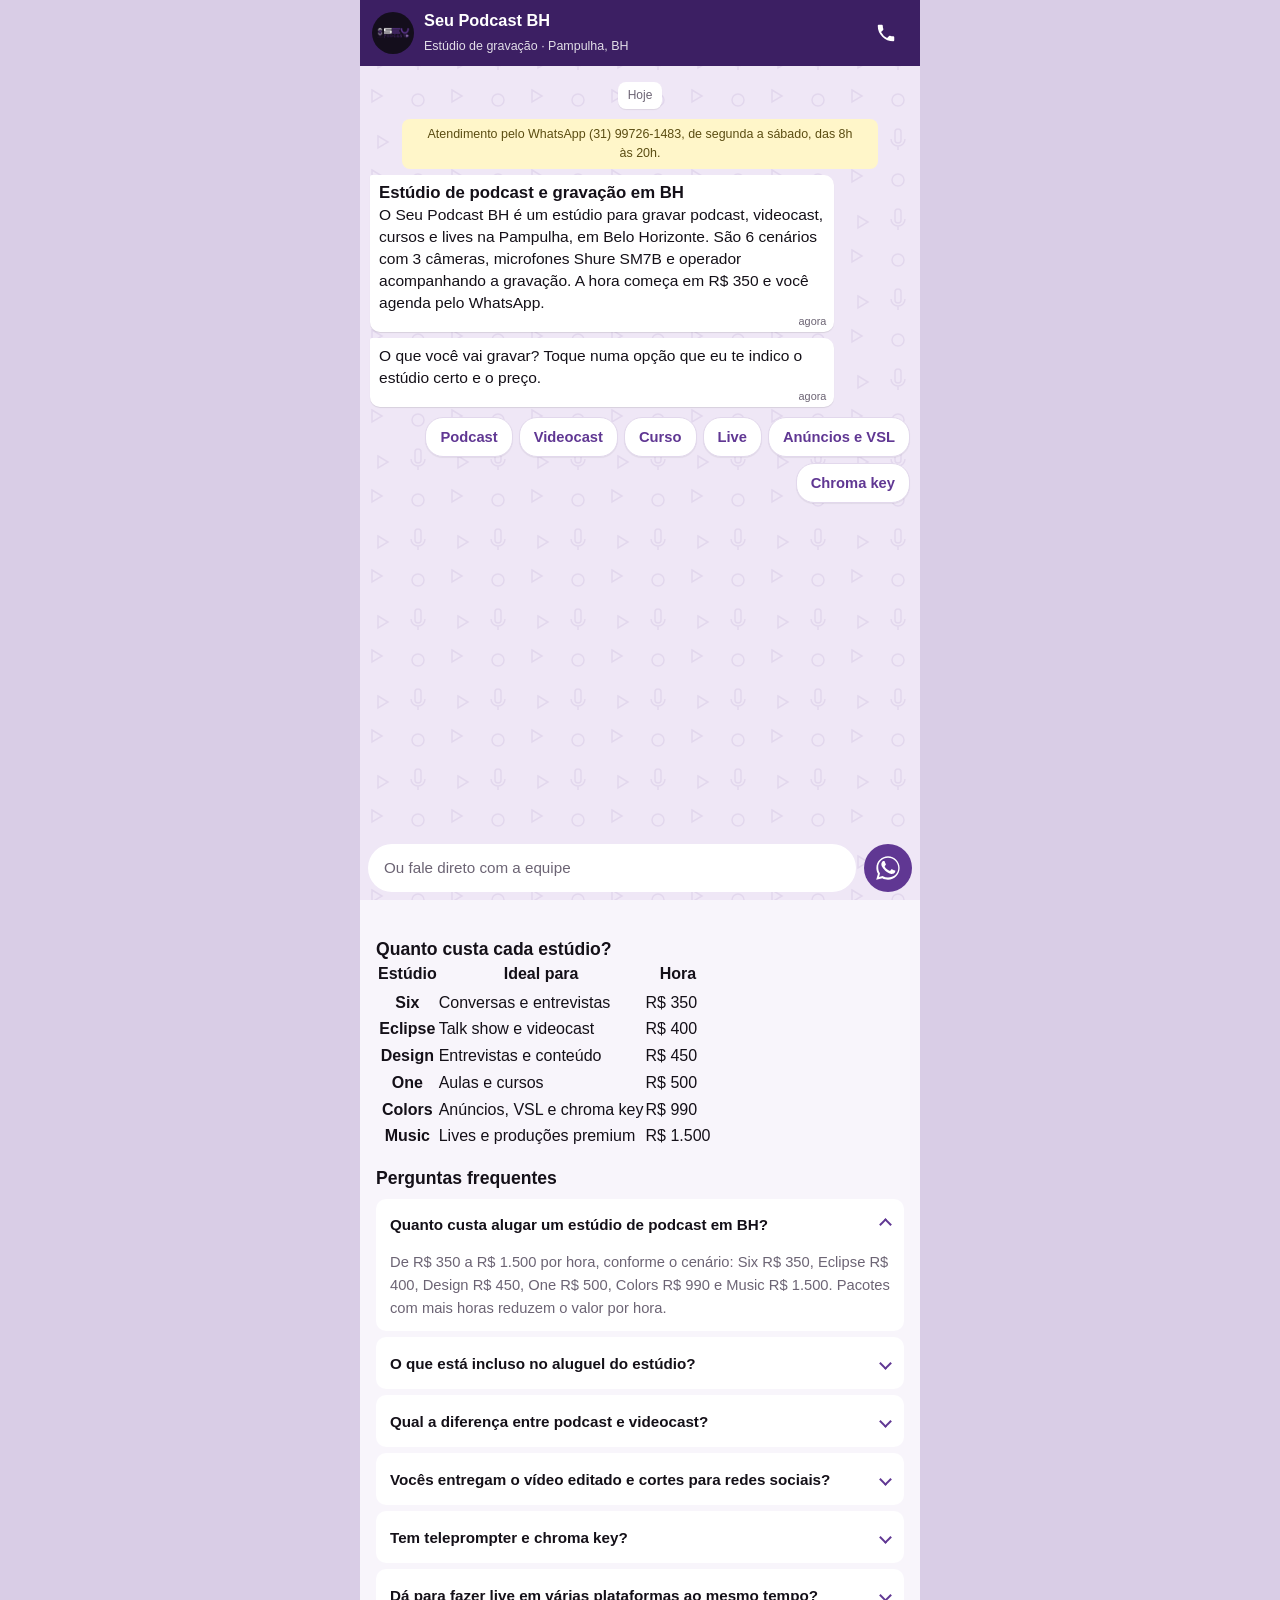
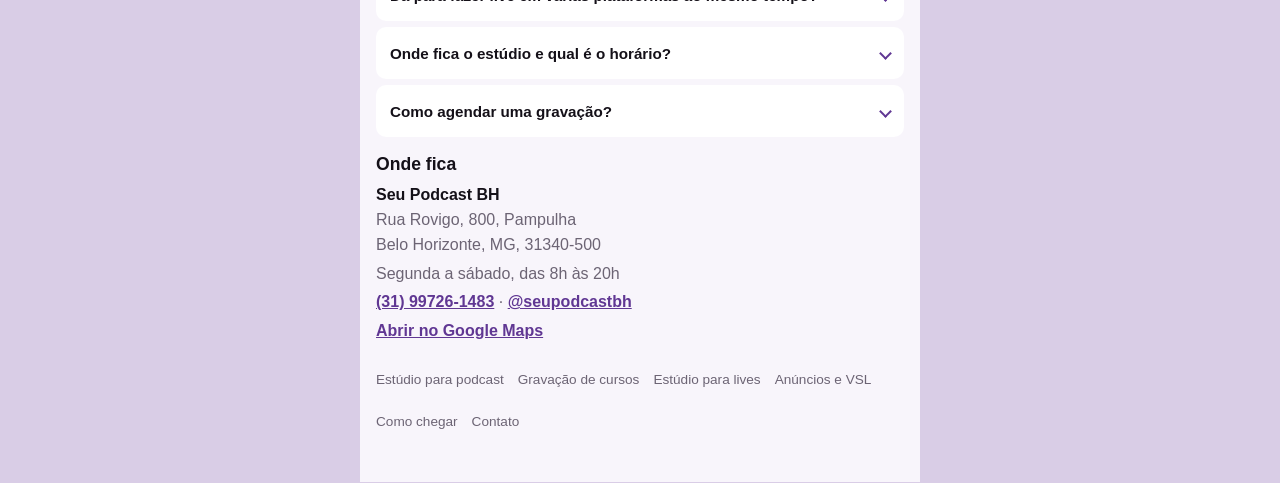
<file: lp/conversa/index.html>
<!DOCTYPE html>
<html lang="pt-BR" data-lp="conversa">
<head>
  <!-- Google Tag Manager -->
  <script>(function(w,d,s,l,i){w[l]=w[l]||[];w[l].push({'gtm.start':new Date().getTime(),event:'gtm.js'});var f=d.getElementsByTagName(s)[0],j=d.createElement(s),dl=l!='dataLayer'?'&l='+l:'';j.async=true;j.src='https://www.googletagmanager.com/gtm.js?id='+i+dl;f.parentNode.insertBefore(j,f);})(window,document,'script','dataLayer','GTM-W6CDV4F4');</script>
  <!-- End Google Tag Manager -->

  <meta charset="UTF-8" />
  <meta name="viewport" content="width=device-width, initial-scale=1.0, viewport-fit=cover" />
  <title>Estúdio de Podcast e Gravação em BH | Seu Podcast BH</title>
  <meta name="description" content="Estúdio de podcast, videocast, cursos e lives na Pampulha, BH. 6 cenários, 3 câmeras, Shure SM7B e operador. A partir de R$ 350/hora. Agende no WhatsApp." />
  <!-- Versão CONVERSA do teste A/B: o canonical aponta para a home para não duplicar conteúdo -->
  <link rel="canonical" href="https://www.seupodcastbh.com.br/" />
  <meta name="theme-color" content="#3c1f63" />
  <meta property="og:type" content="website" />
  <meta property="og:locale" content="pt_BR" />
  <meta property="og:site_name" content="Seu Podcast BH" />
  <meta property="og:title" content="Estúdio de podcast e gravação em BH | Seu Podcast BH" />
  <meta property="og:description" content="Estúdio de podcast, videocast, cursos e lives na Pampulha, BH. 6 cenários, 3 câmeras, Shure SM7B e operador. A partir de R$ 350/hora. Agende no WhatsApp." />
  <meta property="og:url" content="https://www.seupodcastbh.com.br/" />
  <meta property="og:image" content="https://www.seupodcastbh.com.br/assets/estudio-six.jpg" />
  <link rel="icon" type="image/png" href="../../assets/favicon.png" />
  <link rel="apple-touch-icon" href="../../assets/favicon.png" />
  <script>(function(){var h=document.documentElement;if(/[?&](keyword|utm_term|q|kw|termo|i)=/.test(location.search)||/(?:^|; )spt_lt=/.test(document.cookie)){h.classList.add('i-wait');setTimeout(function(){h.classList.remove('i-wait')},1500)}})();</script>
  <link rel="preconnect" href="https://fonts.googleapis.com" />
  <link rel="preconnect" href="https://fonts.gstatic.com" crossorigin />
  <link href="https://fonts.googleapis.com/css2?family=Inter:wght@400;600&display=swap" rel="stylesheet" />
  <style>
*,*::before,*::after{box-sizing:border-box;margin:0;padding:0}
html{-webkit-text-size-adjust:100%;scroll-behavior:smooth}
body{font-family:var(--f-body);font-size:1rem;line-height:1.55;background:var(--bg);color:var(--text);-webkit-font-smoothing:antialiased;overflow-x:hidden}
img{display:block;max-width:100%;height:auto}
a{color:inherit}
h1,h2,h3{font-family:var(--f-display);line-height:1.12;text-wrap:balance}
p{text-wrap:pretty}
.i-wait [data-i]{visibility:hidden}
.wrap{width:100%;max-width:1120px;margin-inline:auto;padding-inline:20px}
.sr{position:absolute;width:1px;height:1px;overflow:hidden;clip:rect(0 0 0 0);white-space:nowrap}
:focus-visible{outline:2px solid var(--focus);outline-offset:3px;border-radius:4px}
.btn{--press:.97;display:inline-flex;align-items:center;justify-content:center;gap:10px;min-height:52px;padding:14px 24px;border-radius:var(--r-btn);font:600 1rem/1.2 var(--f-display);text-decoration:none;text-align:center;cursor:pointer;-webkit-tap-highlight-color:transparent;transition:transform 110ms var(--out),background-color 160ms var(--out),box-shadow 160ms var(--out)}
.btn:active{transform:scale(var(--press))}
.btn svg{flex:none}
details summary{cursor:pointer;list-style:none}
details summary::-webkit-details-marker{display:none}
.dock{position:fixed;left:0;right:0;bottom:0;z-index:40;padding:10px 16px calc(10px + env(safe-area-inset-bottom));transform:translateY(110%);transition:transform 260ms var(--out)}
.dock.on{transform:none}
.dock .btn{width:100%}
body{padding-bottom:calc(84px + env(safe-area-inset-bottom))}
.two>div+div{margin-top:44px}
@media (min-width:900px){.two>div+div{margin-top:0}}
@media (min-width:900px){.dock{display:none}body{padding-bottom:0}}
@media (prefers-reduced-motion:reduce){*,*::before,*::after{animation-duration:1ms!important;animation-iteration-count:1!important;transition-duration:1ms!important;scroll-behavior:auto!important}}


:root{--bg:#efe7f6;--panel:#f8f5fb;--head:#3c1f63;--text:#141018;--muted:#6c6474;--in:#ffffff;--out:#e3d1fa;--brand:#603793;--chip:#ffffff;--line:#e2d8ec;--focus:#603793;--f-display:-apple-system,BlinkMacSystemFont,'SF Pro Text','Segoe UI',Roboto,'Helvetica Neue',Arial,sans-serif;--f-body:-apple-system,BlinkMacSystemFont,'SF Pro Text','Segoe UI',Roboto,'Helvetica Neue',Arial,sans-serif;--r-btn:24px;--out-e:cubic-bezier(.2,.8,.2,1);--out:cubic-bezier(.2,.8,.2,1)}
body{padding-bottom:0;background:#d9cde6}
.chat{max-width:560px;margin:0 auto;min-height:100svh;display:flex;flex-direction:column;background-color:var(--bg);background-image:url("data:image/svg+xml,%3Csvg xmlns='http://www.w3.org/2000/svg' width='80' height='80'%3E%3Cg fill='none' stroke='%23603793' stroke-opacity='.09' stroke-width='1.5'%3E%3Cpath d='M12 10l10 6-10 6z'/%3E%3Ccircle cx='58' cy='20' r='6'/%3E%3Cpath d='M55 52v8a3 3 0 006 0v-8a3 3 0 00-6 0zM51 59a7 7 0 0014 0M58 66v4'/%3E%3Cpath d='M18 56l10 6-10 6z'/%3E%3C/g%3E%3C/svg%3E")}
.hd{position:sticky;top:0;z-index:20;background:var(--head);color:#fff;display:flex;align-items:center;gap:10px;padding:8px 12px;padding-top:calc(8px + env(safe-area-inset-top))}
.hd .av{width:42px;height:42px;border-radius:50%;background:#140e1c;display:grid;place-items:center;overflow:hidden;flex:none}
.hd .av img{width:84%}
.hd b{display:block;font-size:1.02rem}
.hd small{font-size:.78rem;opacity:.85}
.hd a{margin-left:auto;color:#fff;min-width:44px;min-height:44px;display:grid;place-items:center}
.log{flex:1;padding:12px 10px 20px;display:flex;flex-direction:column;gap:6px}
.day{align-self:center;background:#fff;color:var(--muted);font-size:.75rem;padding:4px 10px;border-radius:8px;box-shadow:0 1px 1px rgba(0,0,0,.08);margin:4px 0}
.sec-note{align-self:center;background:#fff6c9;color:#5b4d12;font-size:.78rem;padding:6px 10px;border-radius:8px;max-width:88%;text-align:center}
.m{max-width:86%;padding:7px 9px 18px;border-radius:10px;position:relative;box-shadow:0 1px 1px rgba(0,0,0,.1);font-size:.97rem;line-height:1.42;animation:pop 260ms var(--out-e) both}
@keyframes pop{from{opacity:0;transform:translateY(6px) scale(.98)}to{opacity:1;transform:none}}
.m.in{background:var(--in);align-self:flex-start;border-top-left-radius:2px}
.m.out{background:var(--out);align-self:flex-end;border-top-right-radius:2px}
.m time{position:absolute;right:8px;bottom:3px;font-size:.68rem;color:var(--muted)}
.m.out time::after{content:" ✓✓";color:#4f9de0}
.m h1{font-size:1.05rem;font-weight:700;line-height:1.3}
.m p+p{margin-top:6px}
.m.card{padding:4px 4px 18px;width:86%}
.m.card img{width:100%;border-radius:8px;aspect-ratio:16/10;object-fit:cover}
.m.card .ct{padding:6px 6px 0}
.m.card .ct b{display:block}
.m.card .ct span{color:var(--muted);font-size:.88rem}
.m.card .btn{margin:8px 6px 0;width:calc(100% - 12px);background:var(--brand);color:#fff;min-height:44px;border-radius:8px;font:600 .95rem var(--f-body)}
.m table{border-collapse:collapse;width:100%;font-size:.88rem;margin-top:4px}
.m table th,.m table td{padding:5px 2px;border-bottom:1px solid var(--line);text-align:left}
.m table thead{display:none}
.m table td:nth-child(2){color:var(--muted)}
.m table .num{text-align:right;white-space:nowrap;font-weight:600}
.m,.qr,.typing{scroll-margin-bottom:80px}
.typing{align-self:flex-start;background:var(--in);border-radius:10px;padding:10px 12px;display:flex;gap:4px;box-shadow:0 1px 1px rgba(0,0,0,.1)}
.typing i{width:7px;height:7px;border-radius:50%;background:#9a90a6;animation:dot 1s infinite}
.typing i:nth-child(2){animation-delay:.15s}.typing i:nth-child(3){animation-delay:.3s}
@keyframes dot{0%,60%,100%{opacity:.35;transform:none}30%{opacity:1;transform:translateY(-3px)}}
.qr{display:flex;flex-wrap:wrap;gap:6px;justify-content:flex-end;padding:4px 0 2px}
.qr button{border:1px solid var(--line);background:var(--chip);color:var(--brand);font:600 .92rem var(--f-body);border-radius:18px;padding:0 14px;min-height:40px;cursor:pointer;box-shadow:0 1px 1px rgba(0,0,0,.06);transition:transform 110ms var(--out-e)}
.qr button:active{transform:scale(.95)}
.bar{position:sticky;bottom:0;display:flex;gap:8px;align-items:center;padding:8px 8px calc(8px + env(safe-area-inset-bottom));background:transparent}
.bar .inp{flex:1;background:#fff;border-radius:24px;min-height:48px;display:flex;align-items:center;padding:0 16px;color:var(--muted);font-size:.95rem}
.bar .btn{width:48px;min-width:48px;height:48px;min-height:48px;padding:0;border-radius:50%;background:var(--brand);color:#fff}
.more{background:var(--panel);max-width:560px;margin:0 auto;padding:22px 16px 40px}
.more h2{font-size:1.1rem;font-weight:700;margin-top:18px}
.faq{display:grid;gap:6px;margin-top:10px}
.qa{background:#fff;border-radius:10px}
.qa summary{display:flex;justify-content:space-between;gap:12px;align-items:center;padding:12px 14px;min-height:52px}
.qa-q{font-weight:600;font-size:.95rem}
.qa-x{flex:none;width:9px;height:9px;border-right:2px solid var(--brand);border-bottom:2px solid var(--brand);transform:rotate(45deg);transition:transform 200ms var(--out-e)}
.qa[open] .qa-x{transform:rotate(225deg)}
.qa p{padding:0 14px 12px;color:var(--muted);font-size:.92rem}
.nap{font-style:normal;color:var(--muted);display:grid;gap:4px;margin-top:8px}
.nap b{color:var(--text)}.nap a{color:var(--brand);font-weight:600}
.svc{display:flex;flex-wrap:wrap;gap:2px 14px;margin-top:16px}
.svc a{color:var(--muted);text-decoration:none;min-height:40px;display:inline-flex;align-items:center;font-size:.85rem}

  </style>
  <script type="application/ld+json">
{
 "@context": "https://schema.org",
 "@graph": [
  {
   "@type": [
    "LocalBusiness",
    "ProfessionalService"
   ],
   "@id": "https://www.seupodcastbh.com.br/#business",
   "name": "Seu Podcast BH",
   "description": "Estúdio de gravação na Pampulha, em Belo Horizonte, para podcast, videocast, cursos, lives e anúncios. 6 cenários com 3 câmeras, microfones Shure SM7B, iluminação profissional e operador.",
   "url": "https://www.seupodcastbh.com.br/",
   "image": "https://www.seupodcastbh.com.br/assets/estudio-six.jpg",
   "logo": "https://www.seupodcastbh.com.br/assets/logo.png",
   "telephone": "+5531997261483",
   "priceRange": "R$350–R$1500",
   "address": {
    "@type": "PostalAddress",
    "streetAddress": "Rua Rovigo, 800",
    "addressLocality": "Belo Horizonte",
    "addressRegion": "MG",
    "postalCode": "31340-500",
    "addressCountry": "BR"
   },
   "geo": {
    "@type": "GeoCoordinates",
    "latitude": -19.8601392,
    "longitude": -43.9840548
   },
   "openingHoursSpecification": [
    {
     "@type": "OpeningHoursSpecification",
     "dayOfWeek": [
      "Monday",
      "Tuesday",
      "Wednesday",
      "Thursday",
      "Friday",
      "Saturday"
     ],
     "opens": "08:00",
     "closes": "20:00"
    }
   ],
   "sameAs": [
    "https://www.instagram.com/seupodcastbh"
   ],
   "makesOffer": [
    {
     "@type": "Offer",
     "name": "Estúdio Six",
     "description": "Intimista, com poltronas, prateleiras iluminadas e o neon do podcast ao fundo.",
     "priceCurrency": "BRL",
     "price": "350",
     "priceSpecification": {
      "@type": "UnitPriceSpecification",
      "price": "350",
      "priceCurrency": "BRL",
      "unitCode": "HUR",
      "unitText": "hora"
     }
    },
    {
     "@type": "Offer",
     "name": "Estúdio Eclipse",
     "description": "O formato clássico: mesa de madeira, 4 cadeiras presidente e painel ripado com luz.",
     "priceCurrency": "BRL",
     "price": "400",
     "priceSpecification": {
      "@type": "UnitPriceSpecification",
      "price": "400",
      "priceCurrency": "BRL",
      "unitCode": "HUR",
      "unitText": "hora"
     }
    },
    {
     "@type": "Offer",
     "name": "Estúdio Design",
     "description": "Claro e elegante, com poltronas brancas. A partir de 2 horas, sai editado e com 4 cortes.",
     "priceCurrency": "BRL",
     "price": "450",
     "priceSpecification": {
      "@type": "UnitPriceSpecification",
      "price": "450",
      "priceCurrency": "BRL",
      "unitCode": "HUR",
      "unitText": "hora"
     }
    },
    {
     "@type": "Offer",
     "name": "Estúdio One",
     "description": "Parede de tijolinho aparente e mesa preta: um cenário com cara de escritório urbano.",
     "priceCurrency": "BRL",
     "price": "500",
     "priceSpecification": {
      "@type": "UnitPriceSpecification",
      "price": "500",
      "priceCurrency": "BRL",
      "unitCode": "HUR",
      "unitText": "hora"
     }
    },
    {
     "@type": "Offer",
     "name": "Estúdio Colors",
     "description": "Fundo verde para chroma key e fundos coloridos, com iluminação de estúdio fotográfico.",
     "priceCurrency": "BRL",
     "price": "990",
     "priceSpecification": {
      "@type": "UnitPriceSpecification",
      "price": "990",
      "priceCurrency": "BRL",
      "unitCode": "HUR",
      "unitText": "hora"
     }
    },
    {
     "@type": "Offer",
     "name": "Estúdio Music",
     "description": "Sofás Chesterfield, painéis acústicos, instrumentos, LEDs e teleprompter.",
     "priceCurrency": "BRL",
     "price": "1500",
     "priceSpecification": {
      "@type": "UnitPriceSpecification",
      "price": "1500",
      "priceCurrency": "BRL",
      "unitCode": "HUR",
      "unitText": "hora"
     }
    }
   ]
  },
  {
   "@type": "FAQPage",
   "mainEntity": [
    {
     "@type": "Question",
     "name": "Quanto custa alugar um estúdio de podcast em BH?",
     "acceptedAnswer": {
      "@type": "Answer",
      "text": "De R$ 350 a R$ 1.500 por hora, conforme o cenário: Six R$ 350, Eclipse R$ 400, Design R$ 450, One R$ 500, Colors R$ 990 e Music R$ 1.500. Pacotes com mais horas reduzem o valor por hora."
     }
    },
    {
     "@type": "Question",
     "name": "O que está incluso no aluguel do estúdio?",
     "acceptedAnswer": {
      "@type": "Answer",
      "text": "Cenário montado, 3 câmeras (Sony A7 III, ZV-E10 e Blackmagic 4K), microfones Shure SM7B, iluminação profissional, mesa de som e um operador cuidando da técnica durante a gravação. Edição e cortes são contratados à parte, exceto no Estúdio Design a partir de 2 horas."
     }
    },
    {
     "@type": "Question",
     "name": "Qual a diferença entre podcast e videocast?",
     "acceptedAnswer": {
      "@type": "Answer",
      "text": "Podcast é o programa em áudio. Videocast é o mesmo programa gravado em vídeo, com várias câmeras e troca de ângulo. Aqui todo podcast pode sair como videocast: as 3 câmeras já fazem parte do estúdio."
     }
    },
    {
     "@type": "Question",
     "name": "Vocês entregam o vídeo editado e cortes para redes sociais?",
     "acceptedAnswer": {
      "@type": "Answer",
      "text": "Sim. Fazemos a edição do episódio e cortes verticais para Reels, TikTok e Shorts. No Estúdio Design, a partir de 2 horas de gravação, o material já sai editado com 4 cortes inclusos."
     }
    },
    {
     "@type": "Question",
     "name": "Tem teleprompter e chroma key?",
     "acceptedAnswer": {
      "@type": "Answer",
      "text": "Sim. O teleprompter deixa você ler o roteiro olhando para a câmera, e o Estúdio Colors tem chroma key para trocar o fundo ou inserir slides. São os recursos mais usados para gravar cursos, anúncios e VSL."
     }
    },
    {
     "@type": "Question",
     "name": "Dá para fazer live em várias plataformas ao mesmo tempo?",
     "acceptedAnswer": {
      "@type": "Answer",
      "text": "Sim. Transmitimos para YouTube, Instagram e outras plataformas ao mesmo tempo, com operador cuidando de câmeras, áudio e streaming. Cabem até 5 pessoas no set, além de convidados remotos por chamada de vídeo."
     }
    },
    {
     "@type": "Question",
     "name": "Onde fica o estúdio e qual é o horário?",
     "acceptedAnswer": {
      "@type": "Answer",
      "text": "Na Rua Rovigo, 800, região da Pampulha, em Belo Horizonte (MG), CEP 31340-500. Funcionamos de segunda a sábado, das 8h às 20h. Você também pode agendar uma visita antes de gravar."
     }
    },
    {
     "@type": "Question",
     "name": "Como agendar uma gravação?",
     "acceptedAnswer": {
      "@type": "Answer",
      "text": "Pelo WhatsApp (31) 99726-1483. Você conta o que vai gravar, recebe a sugestão de cenário, escolhe o horário e reserva. A confirmação sai na mesma conversa."
     }
    }
   ]
  }
 ]
}
  </script>
</head>
<body>
  <!-- Google Tag Manager (noscript) -->
  <noscript><iframe src="https://www.googletagmanager.com/ns.html?id=GTM-W6CDV4F4" height="0" width="0" style="display:none;visibility:hidden"></iframe></noscript>
  <!-- End Google Tag Manager (noscript) -->
  <div class="chat">
  <header class="hd">
    <span class="av"><img src="../../assets/lp/logo.webp" alt="" width="320" height="120" /></span>
    <span><b>Seu Podcast BH</b><small>Estúdio de gravação · Pampulha, BH</small></span>
    <a href="tel:+5531997261483" aria-label="Ligar para (31) 99726-1483"><svg width="22" height="22" viewBox="0 0 24 24" aria-hidden="true"><path fill="currentColor" d="M6.6 10.8a15 15 0 006.6 6.6l2.2-2.2c.3-.3.7-.4 1-.2 1.1.4 2.3.6 3.6.6.6 0 1 .4 1 1V20c0 .6-.4 1-1 1A17 17 0 013 4c0-.6.4-1 1-1h3.5c.6 0 1 .4 1 1 0 1.3.2 2.5.6 3.6.1.3 0 .7-.2 1z"/></svg></a>
  </header>
  <main class="log" id="log" aria-live="polite">
    <span class="day">Hoje</span>
    <p class="sec-note">Atendimento pelo WhatsApp (31) 99726-1483, de segunda a sábado, das 8h às 20h.</p>
    <div class="m in" data-step="0"><h1 data-i="h1">Estúdio de podcast e gravação em BH</h1><p data-i="lead">O Seu Podcast BH é um estúdio para gravar podcast, videocast, cursos e lives na Pampulha, em Belo Horizonte. São 6 cenários com 3 câmeras, microfones Shure SM7B e operador acompanhando a gravação. A hora começa em R$ 350 e você agenda pelo WhatsApp.</p><time>agora</time></div>
    <div class="m in" data-step="1"><p>O que você vai gravar? Toque numa opção que eu te indico o estúdio certo e o preço.</p><time>agora</time></div>
    <div class="qr" id="qr1"><button type="button" data-a="podcast">Podcast</button><button type="button" data-a="videocast">Videocast</button><button type="button" data-a="curso">Curso</button><button type="button" data-a="live">Live</button><button type="button" data-a="anuncio">Anúncios e VSL</button><button type="button" data-a="chroma">Chroma key</button></div>
  </main>
  <div class="bar"><span class="inp">Ou fale direto com a equipe</span><a class="js-wa btn" href="https://seupodcast-saas-production.up.railway.app/l?s=seupodcastbh.com.br" target="_blank" rel="noopener" data-loc="LP-conversa barra"><svg viewBox="0 0 32 32" width="24" height="24" aria-hidden="true" fill="currentColor"><path d="M16 .4C7.4.4.5 7.3.5 15.9c0 2.8.7 5.5 2.1 7.9L.3 31.7l8.1-2.1c2.3 1.3 4.9 1.9 7.6 1.9 8.6 0 15.5-6.9 15.5-15.5S24.6.4 16 .4zm0 28.3c-2.4 0-4.7-.6-6.7-1.8l-.5-.3-4.8 1.3 1.3-4.7-.3-.5c-1.3-2.1-2-4.5-2-6.9C2.3 8.3 8.4 2.3 16 2.3S29.7 8.3 29.7 16 23.6 28.7 16 28.7zm8.4-9.5c-.5-.2-2.7-1.3-3.1-1.5-.4-.2-.7-.2-1 .2-.3.5-1.1 1.5-1.4 1.7-.2.3-.5.3-.9.1-.5-.2-2-.7-3.7-2.3-1.4-1.2-2.3-2.7-2.6-3.2-.3-.5 0-.7.2-1 .2-.2.5-.5.7-.8.2-.3.3-.5.5-.8.1-.3 0-.6 0-.8-.1-.2-1-2.4-1.4-3.3-.4-.9-.7-.7-1-.7h-.8c-.3 0-.8.1-1.2.5-.4.5-1.6 1.5-1.6 3.8s1.6 4.4 1.9 4.7c.2.3 3.2 4.9 7.8 6.9 1.1.5 1.9.7 2.6.9 1.1.3 2.1.3 2.9.2.9-.1 2.7-1.1 3.1-2.2.4-1.1.4-2 .3-2.2-.1-.2-.4-.3-.9-.5z"/></svg><span class="sr">Abrir WhatsApp</span></a></div>
  </div>
  <section class="more" id="perguntas">
    <h2 id="precos">Quanto custa cada estúdio?</h2>
    <table class="prices">
        <caption class="sr">Preço por hora de cada estúdio do Seu Podcast BH</caption>
        <thead><tr><th scope="col">Estúdio</th><th scope="col">Ideal para</th><th scope="col" class="num">Hora</th></tr></thead>
        <tbody>
<tr data-row="six"><th scope="row">Six</th><td>Conversas e entrevistas</td><td class="num">R$ 350</td></tr>
<tr data-row="eclipse"><th scope="row">Eclipse</th><td>Talk show e videocast</td><td class="num">R$ 400</td></tr>
<tr data-row="design"><th scope="row">Design</th><td>Entrevistas e conteúdo</td><td class="num">R$ 450</td></tr>
<tr data-row="one"><th scope="row">One</th><td>Aulas e cursos</td><td class="num">R$ 500</td></tr>
<tr data-row="colors"><th scope="row">Colors</th><td>Anúncios, VSL e chroma key</td><td class="num">R$ 990</td></tr>
<tr data-row="music"><th scope="row">Music</th><td>Lives e produções premium</td><td class="num">R$ 1.500</td></tr>
        </tbody>
      </table>
    <h2>Perguntas frequentes</h2>
    <div class="faq" data-i="faq">
      <details class="qa" data-q="preco"><summary><h3 class="qa-q">Quanto custa alugar um estúdio de podcast em BH?</h3><span class="qa-x" aria-hidden="true"></span></summary><p>De R$ 350 a R$ 1.500 por hora, conforme o cenário: Six R$ 350, Eclipse R$ 400, Design R$ 450, One R$ 500, Colors R$ 990 e Music R$ 1.500. Pacotes com mais horas reduzem o valor por hora.</p></details>
      <details class="qa" data-q="incluso"><summary><h3 class="qa-q">O que está incluso no aluguel do estúdio?</h3><span class="qa-x" aria-hidden="true"></span></summary><p>Cenário montado, 3 câmeras (Sony A7 III, ZV-E10 e Blackmagic 4K), microfones Shure SM7B, iluminação profissional, mesa de som e um operador cuidando da técnica durante a gravação. Edição e cortes são contratados à parte, exceto no Estúdio Design a partir de 2 horas.</p></details>
      <details class="qa" data-q="videocast"><summary><h3 class="qa-q">Qual a diferença entre podcast e videocast?</h3><span class="qa-x" aria-hidden="true"></span></summary><p>Podcast é o programa em áudio. Videocast é o mesmo programa gravado em vídeo, com várias câmeras e troca de ângulo. Aqui todo podcast pode sair como videocast: as 3 câmeras já fazem parte do estúdio.</p></details>
      <details class="qa" data-q="cortes"><summary><h3 class="qa-q">Vocês entregam o vídeo editado e cortes para redes sociais?</h3><span class="qa-x" aria-hidden="true"></span></summary><p>Sim. Fazemos a edição do episódio e cortes verticais para Reels, TikTok e Shorts. No Estúdio Design, a partir de 2 horas de gravação, o material já sai editado com 4 cortes inclusos.</p></details>
      <details class="qa" data-q="teleprompter"><summary><h3 class="qa-q">Tem teleprompter e chroma key?</h3><span class="qa-x" aria-hidden="true"></span></summary><p>Sim. O teleprompter deixa você ler o roteiro olhando para a câmera, e o Estúdio Colors tem chroma key para trocar o fundo ou inserir slides. São os recursos mais usados para gravar cursos, anúncios e VSL.</p></details>
      <details class="qa" data-q="live"><summary><h3 class="qa-q">Dá para fazer live em várias plataformas ao mesmo tempo?</h3><span class="qa-x" aria-hidden="true"></span></summary><p>Sim. Transmitimos para YouTube, Instagram e outras plataformas ao mesmo tempo, com operador cuidando de câmeras, áudio e streaming. Cabem até 5 pessoas no set, além de convidados remotos por chamada de vídeo.</p></details>
      <details class="qa" data-q="onde"><summary><h3 class="qa-q">Onde fica o estúdio e qual é o horário?</h3><span class="qa-x" aria-hidden="true"></span></summary><p>Na Rua Rovigo, 800, região da Pampulha, em Belo Horizonte (MG), CEP 31340-500. Funcionamos de segunda a sábado, das 8h às 20h. Você também pode agendar uma visita antes de gravar.</p></details>
      <details class="qa" data-q="agendar"><summary><h3 class="qa-q">Como agendar uma gravação?</h3><span class="qa-x" aria-hidden="true"></span></summary><p>Pelo WhatsApp (31) 99726-1483. Você conta o que vai gravar, recebe a sugestão de cenário, escolhe o horário e reserva. A confirmação sai na mesma conversa.</p></details>
    </div>
    <h2>Onde fica</h2>
    <address class="nap">
        <p><b>Seu Podcast BH</b><br />Rua Rovigo, 800, Pampulha<br />Belo Horizonte, MG, 31340-500</p>
        <p>Segunda a sábado, das 8h às 20h</p>
        <p><a href="tel:+5531997261483">(31) 99726-1483</a> · <a href="https://www.instagram.com/seupodcastbh" target="_blank" rel="noopener">@seupodcastbh</a></p>
        <p><a class="maplink" href="https://www.google.com/maps?q=Est%C3%BAdio+de+Grava%C3%A7%C3%A3o+-+Seu+Podcast+BH" target="_blank" rel="noopener">Abrir no Google Maps</a></p>
      </address>
    <nav class="svc" aria-label="Páginas de serviço">
        <a href="../../podcast/">Estúdio para podcast</a>
        <a href="../../cursos/">Gravação de cursos</a>
        <a href="../../lives/">Estúdio para lives</a>
        <a href="../../conteudo/">Anúncios e VSL</a>
        <a href="../../localizacao/">Como chegar</a>
        <a href="../../contato/">Contato</a>
      </nav>
  </section>
  <div class="sr" data-i="studios"><div data-studio="six"><img src="../../assets/lp/six-800.webp" data-full="../../assets/lp/six-800.webp" alt="" /></div><div data-studio="eclipse"><img src="../../assets/lp/eclipse-800.webp" data-full="../../assets/lp/eclipse-800.webp" alt="" /></div><div data-studio="design"><img src="../../assets/lp/design-800.webp" data-full="../../assets/lp/design-800.webp" alt="" /></div><div data-studio="one"><img src="../../assets/lp/one-800.webp" data-full="../../assets/lp/one-800.webp" alt="" /></div><div data-studio="colors"><img src="../../assets/lp/colors-800.webp" data-full="../../assets/lp/colors-800.webp" alt="" /></div><div data-studio="music"><img src="../../assets/lp/music-800.webp" data-full="../../assets/lp/music-800.webp" alt="" /></div></div>

  <script>(function(){
  var C={"six": {"n": "Estúdio Six", "p": "R$ 350", "best": "Conversas e entrevistas", "cap": "até 4 pessoas", "d": "Intimista, com poltronas, prateleiras iluminadas e o neon do podcast ao fundo.", "img": "../../assets/lp/six-800.webp", "alt": "Estúdio Six do Seu Podcast BH com quatro pessoas gravando podcast em poltronas"}, "eclipse": {"n": "Estúdio Eclipse", "p": "R$ 400", "best": "Talk show e videocast", "cap": "4 cadeiras presidente", "d": "O formato clássico: mesa de madeira, 4 cadeiras presidente e painel ripado com luz.", "img": "../../assets/lp/eclipse-800.webp", "alt": "Estúdio Eclipse para podcast em BH com mesa de madeira e cadeiras presidente"}, "design": {"n": "Estúdio Design", "p": "R$ 450", "best": "Entrevistas e conteúdo", "cap": "1 a 3 pessoas", "d": "Claro e elegante, com poltronas brancas. A partir de 2 horas, sai editado e com 4 cortes.", "img": "../../assets/lp/design-800.webp", "alt": "Estúdio Design com poltronas brancas, softbox e câmeras em Belo Horizonte"}, "one": {"n": "Estúdio One", "p": "R$ 500", "best": "Aulas e cursos", "cap": "1 a 2 pessoas", "d": "Parede de tijolinho aparente e mesa preta: um cenário com cara de escritório urbano.", "img": "../../assets/lp/one-800.webp", "alt": "Estúdio One com parede de tijolinho e mesa preta para gravar aulas em BH"}, "colors": {"n": "Estúdio Colors", "p": "R$ 990", "best": "Anúncios, VSL e chroma key", "cap": "1 a 3 pessoas", "d": "Fundo verde para chroma key e fundos coloridos, com iluminação de estúdio fotográfico.", "img": "../../assets/lp/colors-800.webp", "alt": "Estúdio Colors com fundo rosa e chroma key verde para gravar anúncios em BH"}, "music": {"n": "Estúdio Music", "p": "R$ 1.500", "best": "Lives e produções premium", "cap": "até 5 pessoas", "d": "Sofás Chesterfield, painéis acústicos, instrumentos, LEDs e teleprompter.", "img": "../../assets/lp/music-800.webp", "alt": "Estúdio Music com sofás Chesterfield, painéis acústicos e três câmeras em BH"}},T={"podcast": "Quero gravar um podcast", "videocast": "Quero gravar um videocast", "curso": "Quero gravar um curso", "live": "Quero fazer uma live", "anuncio": "Quero gravar anúncios ou VSL", "chroma": "Preciso de chroma key"},B={"podcast": "six", "videocast": "music", "curso": "one", "live": "music", "anuncio": "colors", "chroma": "colors", "aluguel": "six", "preco": "six", "local": "six", "geral": "design", "home": "six"},F={"preco": ["Quanto custa alugar um estúdio de podcast em BH?", "De R$ 350 a R$ 1.500 por hora, conforme o cenário: Six R$ 350, Eclipse R$ 400, Design R$ 450, One R$ 500, Colors R$ 990 e Music R$ 1.500. Pacotes com mais horas reduzem o valor por hora."], "incluso": ["O que está incluso no aluguel do estúdio?", "Cenário montado, 3 câmeras (Sony A7 III, ZV-E10 e Blackmagic 4K), microfones Shure SM7B, iluminação profissional, mesa de som e um operador cuidando da técnica durante a gravação. Edição e cortes são contratados à parte, exceto no Estúdio Design a partir de 2 horas."], "videocast": ["Qual a diferença entre podcast e videocast?", "Podcast é o programa em áudio. Videocast é o mesmo programa gravado em vídeo, com várias câmeras e troca de ângulo. Aqui todo podcast pode sair como videocast: as 3 câmeras já fazem parte do estúdio."], "cortes": ["Vocês entregam o vídeo editado e cortes para redes sociais?", "Sim. Fazemos a edição do episódio e cortes verticais para Reels, TikTok e Shorts. No Estúdio Design, a partir de 2 horas de gravação, o material já sai editado com 4 cortes inclusos."], "teleprompter": ["Tem teleprompter e chroma key?", "Sim. O teleprompter deixa você ler o roteiro olhando para a câmera, e o Estúdio Colors tem chroma key para trocar o fundo ou inserir slides. São os recursos mais usados para gravar cursos, anúncios e VSL."], "live": ["Dá para fazer live em várias plataformas ao mesmo tempo?", "Sim. Transmitimos para YouTube, Instagram e outras plataformas ao mesmo tempo, com operador cuidando de câmeras, áudio e streaming. Cabem até 5 pessoas no set, além de convidados remotos por chamada de vídeo."], "onde": ["Onde fica o estúdio e qual é o horário?", "Na Rua Rovigo, 800, região da Pampulha, em Belo Horizonte (MG), CEP 31340-500. Funcionamos de segunda a sábado, das 8h às 20h. Você também pode agendar uma visita antes de gravar."], "agendar": ["Como agendar uma gravação?", "Pelo WhatsApp (31) 99726-1483. Você conta o que vai gravar, recebe a sugestão de cenário, escolhe o horário e reserva. A confirmação sai na mesma conversa."]};
  var log=document.getElementById('log'),CRM="https://seupodcast-saas-production.up.railway.app/l?s=seupodcastbh.com.br",DEST={podcast:'podcast',videocast:'podcast',curso:'cursos',live:'lives',anuncio:'conteudo',chroma:'conteudo'};
  var reduce=matchMedia('(prefers-reduced-motion: reduce)').matches;
  function now(){var d=new Date();return ('0'+d.getHours()).slice(-2)+':'+('0'+d.getMinutes()).slice(-2)}
  function esc(s){return String(s).replace(/[&<>"]/g,function(c){return{'&':'&amp;','<':'&lt;','>':'&gt;','"':'&quot;'}[c]})}
  function add(html,cls){var d=document.createElement('div');d.className='m '+cls;d.innerHTML=html+'<time>'+now()+'</time>';log.appendChild(d);d.scrollIntoView({behavior:reduce?'auto':'smooth',block:'end'});return d}
  function typing(ms,cb){var t=document.createElement('div');t.className='typing';t.innerHTML='<i></i><i></i><i></i>';log.appendChild(t);t.scrollIntoView({behavior:reduce?'auto':'smooth',block:'end'});setTimeout(function(){t.remove();cb()},reduce?100:ms)}
  function chips(list){var q=document.createElement('div');q.className='qr';list.forEach(function(x){var b=document.createElement('button');b.type='button';b.textContent=x[1];b.setAttribute('data-'+x[2],x[0]);q.appendChild(b)});log.appendChild(q);q.scrollIntoView({behavior:reduce?'auto':'smooth',block:'end'})}
  function waLink(loc,dest,label,cls){var a=document.createElement('a');a.className='js-wa btn '+(cls||'');a.target='_blank';a.rel='noopener';a.setAttribute('data-loc',loc);
    var src=document.querySelector('.bar a.js-wa');var u;try{u=new URL(src.href)}catch(e){u=new URL(CRM)}if(dest)u.searchParams.set('d',dest);a.href=u.toString();a.innerHTML=label;return a}
  function recommend(k,intent){var s=C[k];var d=add('<img src="'+s.img+'" alt="'+esc(s.alt)+'"><div class="ct"><b>'+esc(s.n)+' · '+s.p+'/h</b><span>'+esc(s.best)+' · '+esc(s.cap)+'</span><p style="margin-top:6px">'+esc(s.d)+'</p></div>','in card');
    d.insertBefore(waLink('LP-conversa recomendado',DEST[intent]||'','Ver horários deste estúdio'),d.querySelector('time'));
    try{(window.dataLayer=window.dataLayer||[]).push({event:'lp_escolha',lp_versao:'conversa',intencao:intent,estudio:k})}catch(e){}}
  function answer(intent){document.querySelectorAll('.qr').forEach(function(q){q.remove()});add('<p>'+esc(T[intent]||intent)+'</p>','out');
    typing(900,function(){var k=B[intent]||'six';add('<p>Boa escolha. Para isso, o estúdio que mais combina é este:</p>','in');
      typing(700,function(){recommend(k,intent);
        typing(800,function(){add('<p>Todo estúdio tem 3 câmeras, microfones Shure SM7B, luz e um operador cuidando da técnica. Quer saber mais alguma coisa?</p>','in');
          chips([['preco','Quanto custa?','f'],['incluso','O que está incluso?','f'],['onde','Onde fica?','f'],['cortes','Sai editado?','f'],['x','Quero reservar','r']])})})})}
  function faq(k){document.querySelectorAll('.qr').forEach(function(q){q.remove()});var f=F[k];add('<p>'+esc(f[0])+'</p>','out');
    typing(800,function(){var extra=k==='preco'?document.querySelector('.more table').outerHTML:'';add('<p>'+esc(f[1])+'</p>'+extra,'in');
      chips([['preco','Quanto custa?','f'],['onde','Onde fica?','f'],['x','Quero reservar','r']].filter(function(c){return c[0]!==k}))})}
  function reserve(){document.querySelectorAll('.qr').forEach(function(q){q.remove()});add('<p>Quero reservar</p>','out');
    typing(700,function(){var d=add('<p>Perfeito. Toque no botão abaixo e a equipe te mostra os horários livres da semana.</p>','in card');d.style.padding='8px 4px 18px';
      d.insertBefore(waLink('LP-conversa reservar',DEST[document.documentElement.getAttribute('data-intent')]||'','Continuar no WhatsApp'),d.querySelector('time'))})}
  document.addEventListener('click',function(e){var b=e.target.closest&&e.target.closest('.qr button');if(!b)return;if(b.dataset.a)answer(b.dataset.a);else if(b.dataset.f)faq(b.dataset.f);else reserve()});
  document.addEventListener('DOMContentLoaded',function(){var k0=document.documentElement.getAttribute('data-intent');
  var map={podcast:'podcast',videocast:'videocast',curso:'curso',live:'live',anuncio:'anuncio',chroma:'chroma',aluguel:'podcast'};
  if(map[k0]){setTimeout(function(){answer(map[k0])},reduce?0:900)}
  else if(k0==='preco'){setTimeout(function(){faq('preco')},reduce?0:900)}
  else if(k0==='local'){setTimeout(function(){faq('onde')},reduce?0:900)}
  });
  })();</script>
  <script src="../intent.js"></script>
  <script src="/track.js" defer></script>
</body>
</html>
</file>
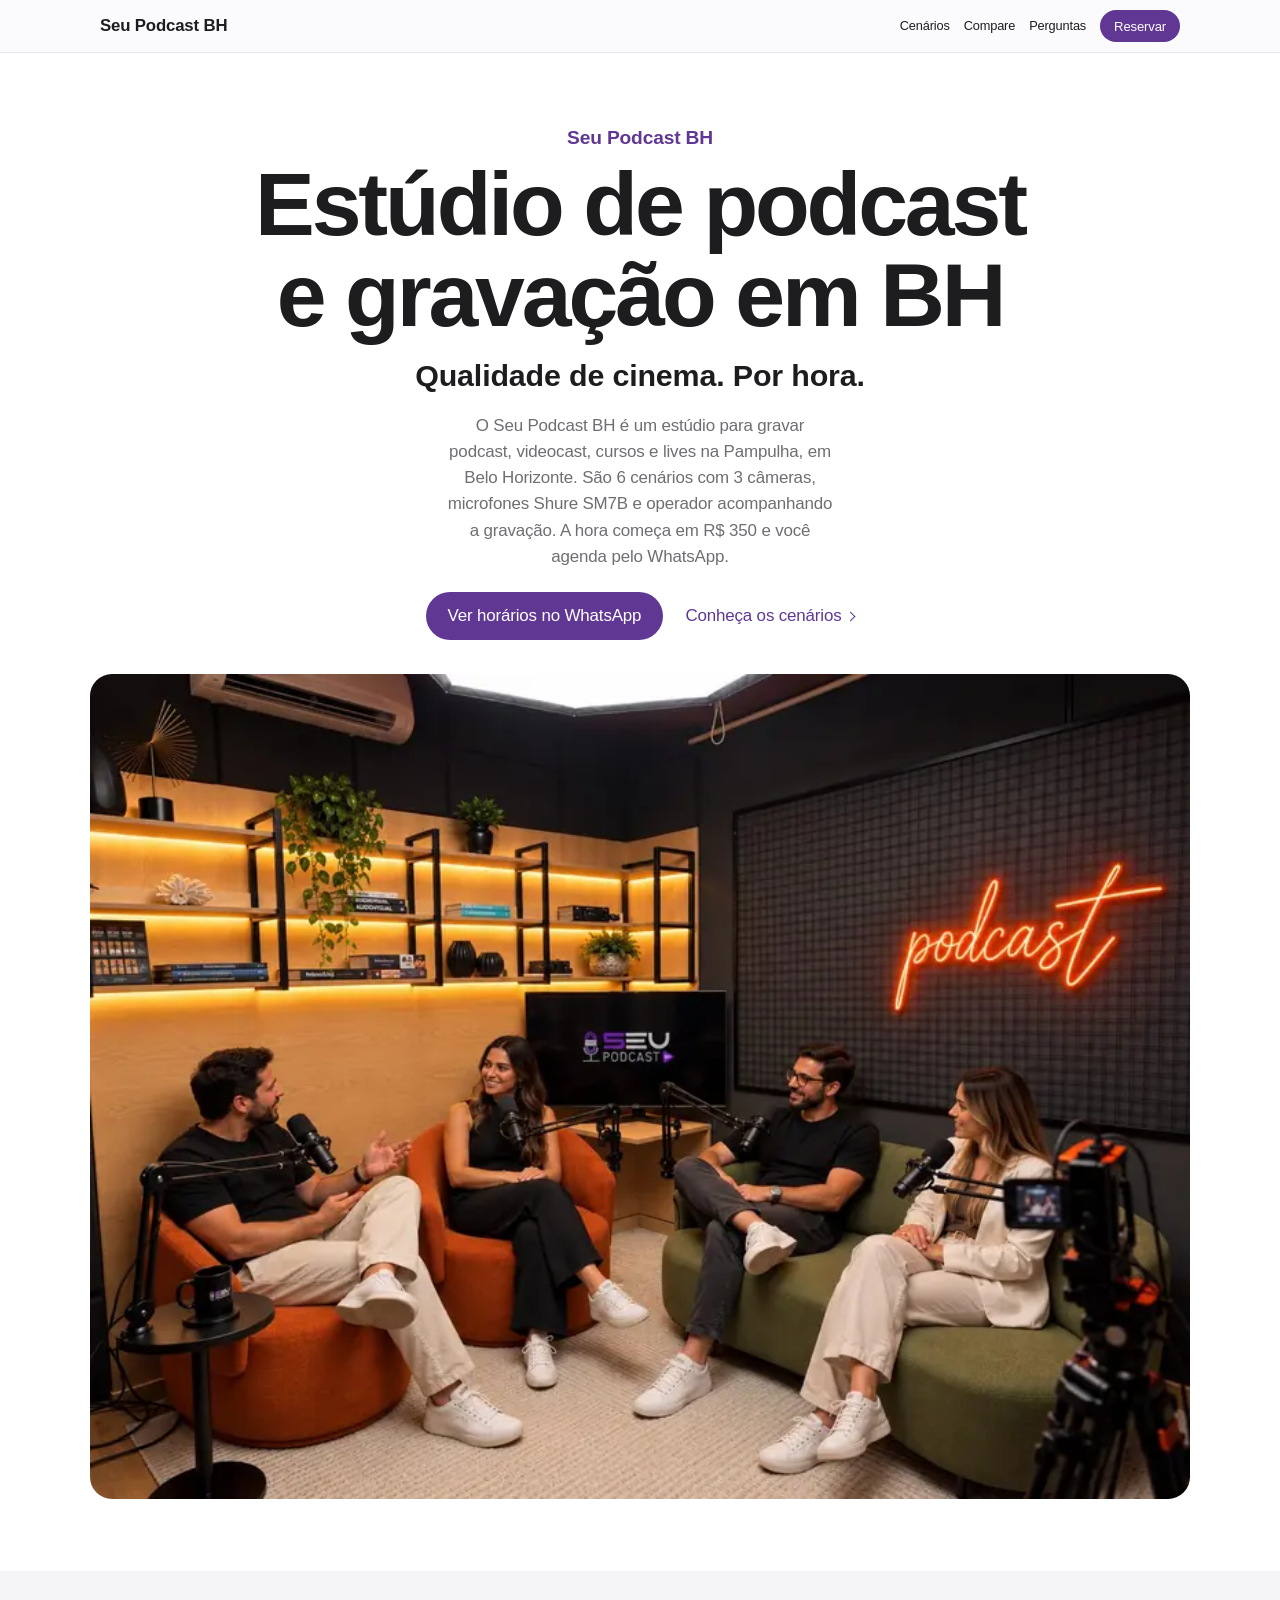
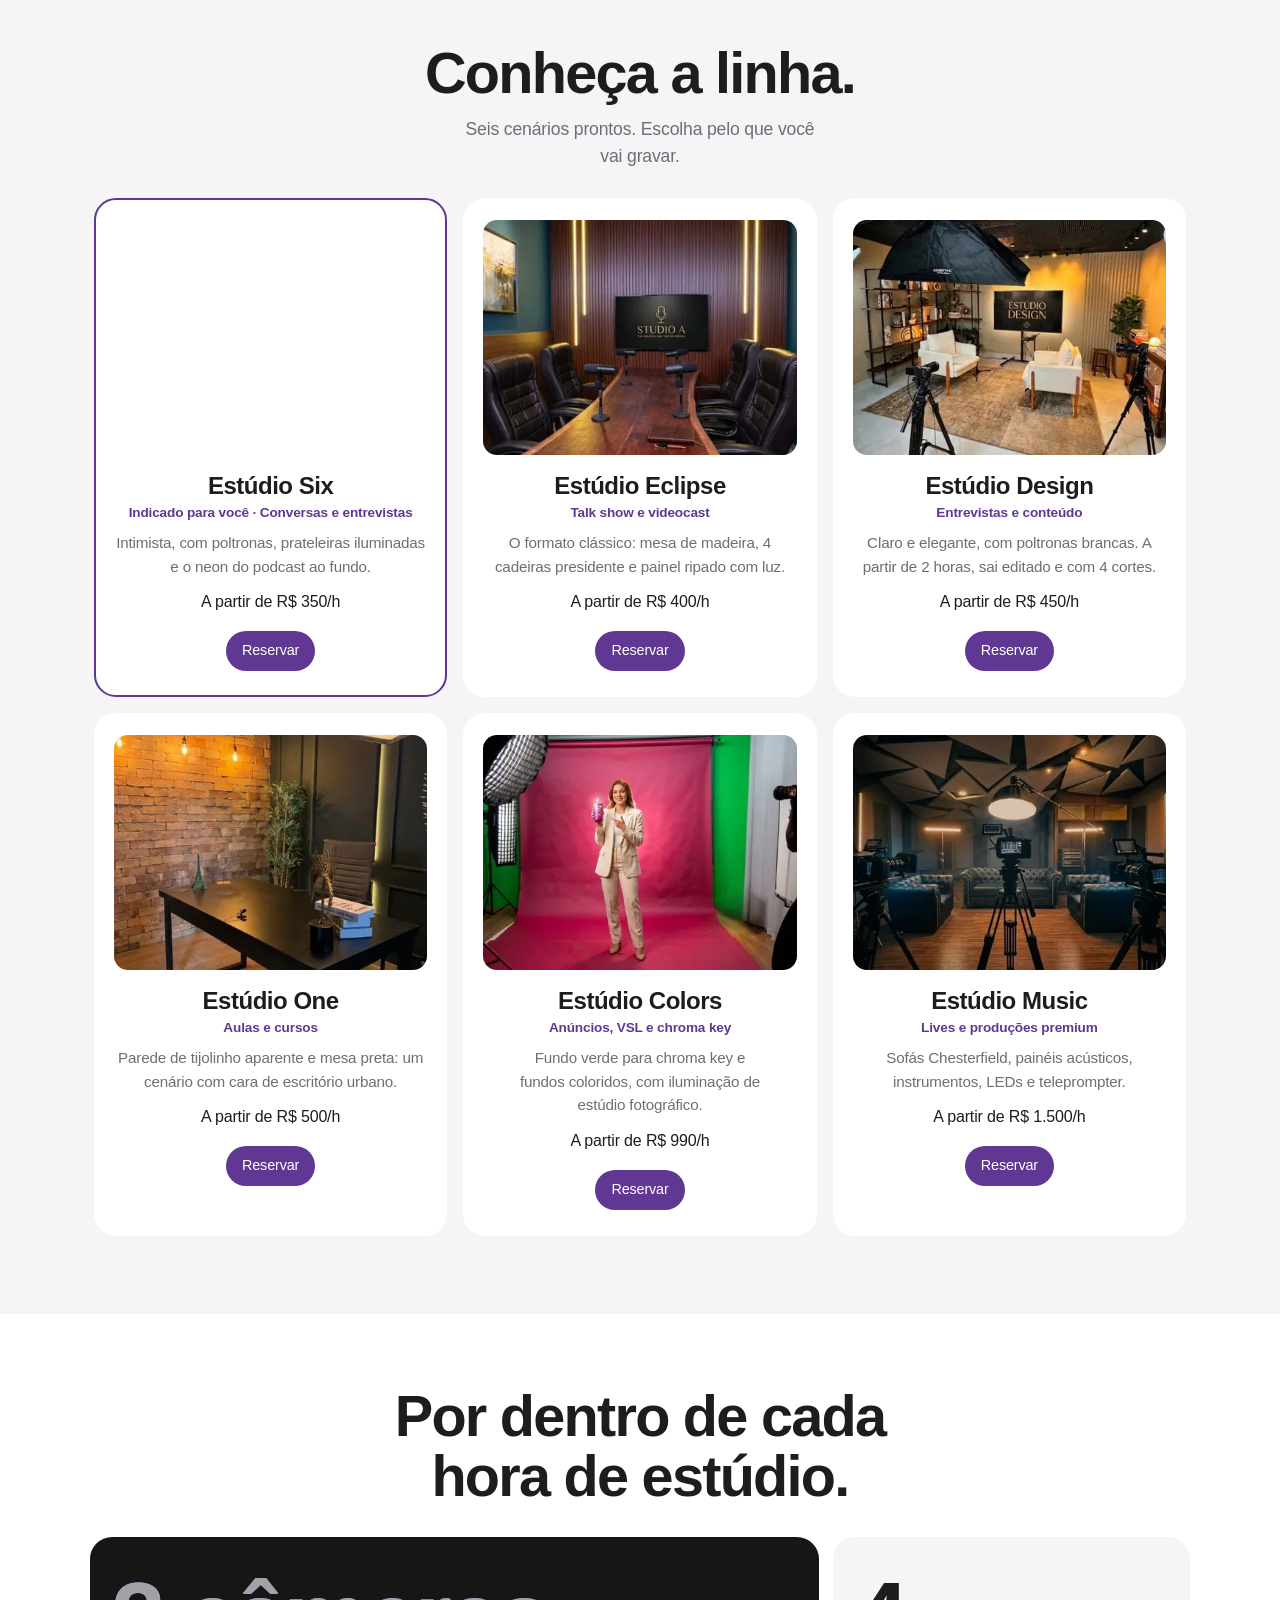
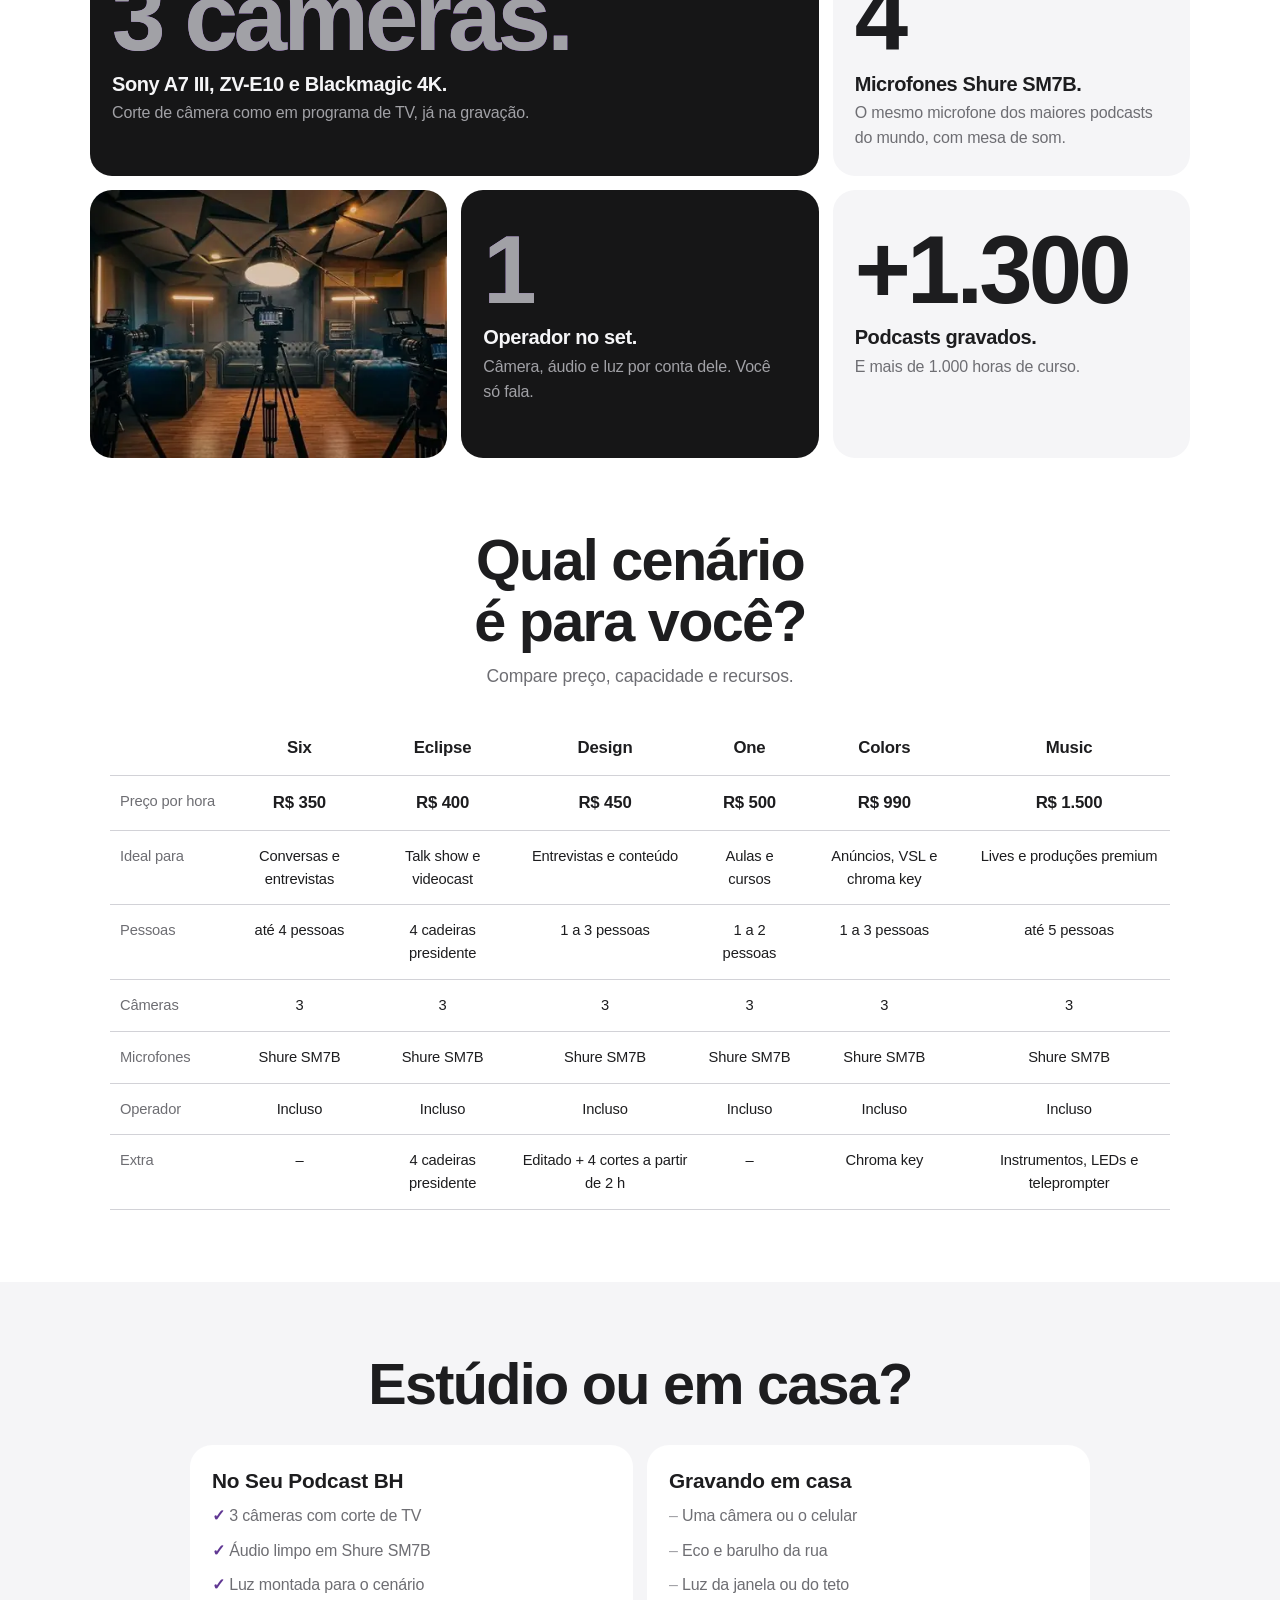
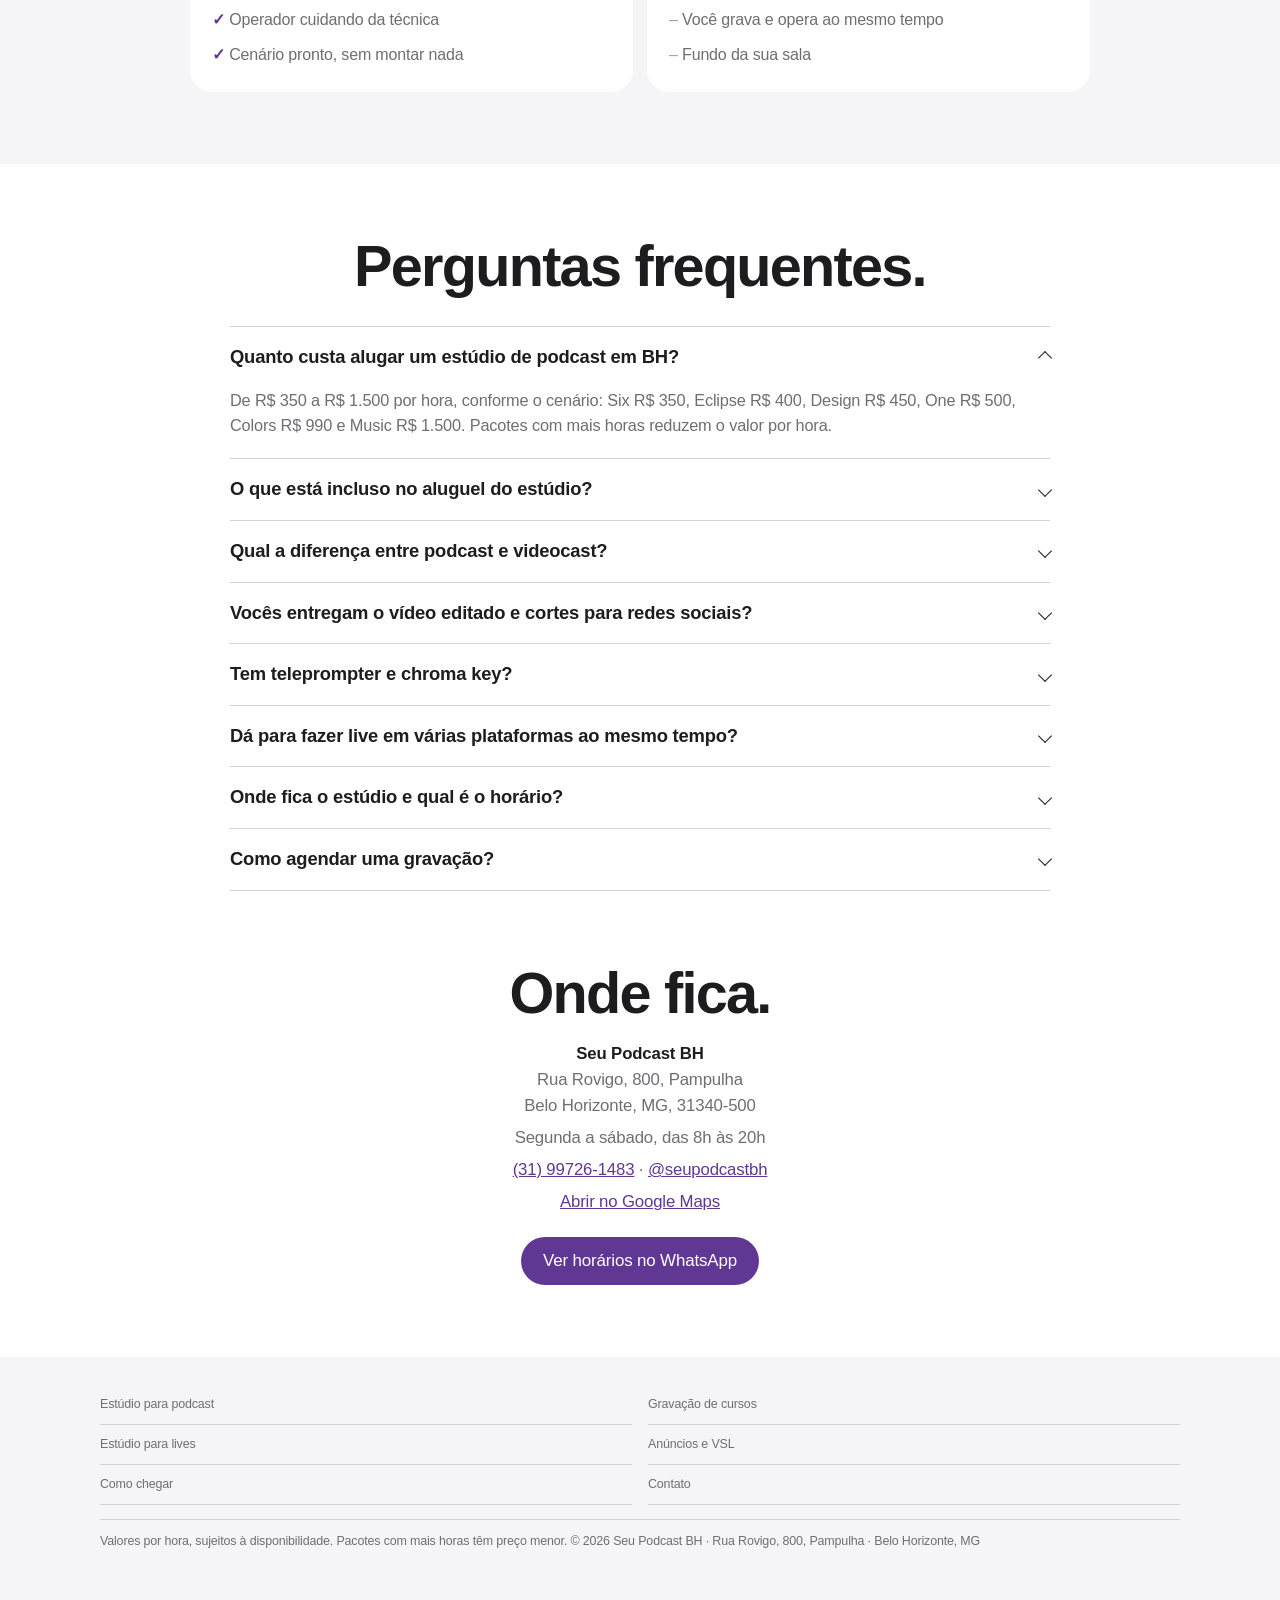
<file: lp/produto/index.html>
<!DOCTYPE html>
<html lang="pt-BR" data-lp="produto">
<head>
  <!-- Google Tag Manager -->
  <script>(function(w,d,s,l,i){w[l]=w[l]||[];w[l].push({'gtm.start':new Date().getTime(),event:'gtm.js'});var f=d.getElementsByTagName(s)[0],j=d.createElement(s),dl=l!='dataLayer'?'&l='+l:'';j.async=true;j.src='https://www.googletagmanager.com/gtm.js?id='+i+dl;f.parentNode.insertBefore(j,f);})(window,document,'script','dataLayer','GTM-W6CDV4F4');</script>
  <!-- End Google Tag Manager -->

  <meta charset="UTF-8" />
  <meta name="viewport" content="width=device-width, initial-scale=1.0, viewport-fit=cover" />
  <title>Estúdio de Podcast e Gravação em BH | Seu Podcast BH</title>
  <meta name="description" content="Estúdio de podcast, videocast, cursos e lives na Pampulha, BH. 6 cenários, 3 câmeras, Shure SM7B e operador. A partir de R$ 350/hora. Agende no WhatsApp." />
  <!-- Versão PRODUTO do teste A/B: o canonical aponta para a home para não duplicar conteúdo -->
  <link rel="canonical" href="https://www.seupodcastbh.com.br/" />
  <meta name="theme-color" content="#ffffff" />
  <meta property="og:type" content="website" />
  <meta property="og:locale" content="pt_BR" />
  <meta property="og:site_name" content="Seu Podcast BH" />
  <meta property="og:title" content="Estúdio de podcast e gravação em BH | Seu Podcast BH" />
  <meta property="og:description" content="Estúdio de podcast, videocast, cursos e lives na Pampulha, BH. 6 cenários, 3 câmeras, Shure SM7B e operador. A partir de R$ 350/hora. Agende no WhatsApp." />
  <meta property="og:url" content="https://www.seupodcastbh.com.br/" />
  <meta property="og:image" content="https://www.seupodcastbh.com.br/assets/estudio-six.jpg" />
  <link rel="icon" type="image/png" href="../../assets/favicon.png" />
  <link rel="apple-touch-icon" href="../../assets/favicon.png" />
  <script>(function(){var h=document.documentElement;if(/[?&](keyword|utm_term|q|kw|termo|i)=/.test(location.search)||/(?:^|; )spt_lt=/.test(document.cookie)){h.classList.add('i-wait');setTimeout(function(){h.classList.remove('i-wait')},1500)}})();</script>
  <link rel="preconnect" href="https://fonts.googleapis.com" />
  <link rel="preconnect" href="https://fonts.gstatic.com" crossorigin />
  <link href="https://fonts.googleapis.com/css2?family=Inter:wght@400;600;700&display=swap" rel="stylesheet" />
  <style>
*,*::before,*::after{box-sizing:border-box;margin:0;padding:0}
html{-webkit-text-size-adjust:100%;scroll-behavior:smooth}
body{font-family:var(--f-body);font-size:1rem;line-height:1.55;background:var(--bg);color:var(--text);-webkit-font-smoothing:antialiased;overflow-x:hidden}
img{display:block;max-width:100%;height:auto}
a{color:inherit}
h1,h2,h3{font-family:var(--f-display);line-height:1.12;text-wrap:balance}
p{text-wrap:pretty}
.i-wait [data-i]{visibility:hidden}
.wrap{width:100%;max-width:1120px;margin-inline:auto;padding-inline:20px}
.sr{position:absolute;width:1px;height:1px;overflow:hidden;clip:rect(0 0 0 0);white-space:nowrap}
:focus-visible{outline:2px solid var(--focus);outline-offset:3px;border-radius:4px}
.btn{--press:.97;display:inline-flex;align-items:center;justify-content:center;gap:10px;min-height:52px;padding:14px 24px;border-radius:var(--r-btn);font:600 1rem/1.2 var(--f-display);text-decoration:none;text-align:center;cursor:pointer;-webkit-tap-highlight-color:transparent;transition:transform 110ms var(--out),background-color 160ms var(--out),box-shadow 160ms var(--out)}
.btn:active{transform:scale(var(--press))}
.btn svg{flex:none}
details summary{cursor:pointer;list-style:none}
details summary::-webkit-details-marker{display:none}
.dock{position:fixed;left:0;right:0;bottom:0;z-index:40;padding:10px 16px calc(10px + env(safe-area-inset-bottom));transform:translateY(110%);transition:transform 260ms var(--out)}
.dock.on{transform:none}
.dock .btn{width:100%}
body{padding-bottom:calc(84px + env(safe-area-inset-bottom))}
.two>div+div{margin-top:44px}
@media (min-width:900px){.two>div+div{margin-top:0}}
@media (min-width:900px){.dock{display:none}body{padding-bottom:0}}
@media (prefers-reduced-motion:reduce){*,*::before,*::after{animation-duration:1ms!important;animation-iteration-count:1!important;transition-duration:1ms!important;scroll-behavior:auto!important}}


:root{--bg:#ffffff;--alt:#f5f5f7;--text:#1d1d1f;--muted:#6e6e73;--brand:#603793;--brand-hi:#4f2b7d;--link:#603793;--dark:#000000;--dark-2:#161617;--line:#d2d2d7;--focus:#603793;--f-display:-apple-system,BlinkMacSystemFont,'SF Pro Text','Segoe UI',Roboto,'Helvetica Neue',Arial,sans-serif;--f-body:-apple-system,BlinkMacSystemFont,'SF Pro Text','Segoe UI',Roboto,'Helvetica Neue',Arial,sans-serif;--r-btn:980px;--out:cubic-bezier(.25,.1,.25,1)}
body{padding-bottom:0;letter-spacing:-.01em}
.ln{position:sticky;top:0;z-index:30;background:rgba(251,251,253,.82);backdrop-filter:saturate(180%) blur(20px);-webkit-backdrop-filter:saturate(180%) blur(20px);border-bottom:1px solid rgba(0,0,0,.08)}
.ln .wrap{display:flex;align-items:center;justify-content:space-between;min-height:52px;gap:12px}
.ln .nm{font-weight:600;font-size:1.05rem;white-space:nowrap}
.ln a.s{color:var(--text);text-decoration:none;display:none;font-size:.8rem}
.pill{background:var(--brand);color:#fff;border-radius:980px;padding:6px 14px;font:400 .82rem var(--f-body);text-decoration:none;min-height:32px;display:inline-flex;align-items:center}
.hero{text-align:center;padding:44px 20px 0}
.hero .nm{font-weight:600;font-size:1.2rem;color:var(--brand)}
.hero h1{font-size:clamp(2.5rem,11vw,5.6rem);font-weight:700;letter-spacing:-.035em;line-height:1.02;margin-top:6px}
.hero .tag{font-size:clamp(1.25rem,5vw,1.9rem);font-weight:600;margin-top:10px}
.hero .lead{color:var(--muted);font-size:1.06rem;max-width:42ch;margin:14px auto 0}
.cta2{display:flex;justify-content:center;align-items:center;gap:22px;margin-top:22px;flex-wrap:wrap}
.btn-main{background:var(--brand);color:#fff;font-weight:400;font-size:1.06rem;padding:12px 22px;min-height:48px}
.btn-main:hover{background:var(--brand-hi)}
.more{color:var(--link);text-decoration:none;font-size:1.06rem;min-height:44px;display:inline-flex;align-items:center}
.more::after{content:"";width:7px;height:7px;border-right:1.6px solid currentColor;border-top:1.6px solid currentColor;transform:rotate(45deg);margin-left:6px}
.hero-ph{margin:34px auto 0;max-width:1100px;border-radius:22px;overflow:hidden;aspect-ratio:4/3}
.hero-ph img{width:100%;height:100%;object-fit:cover}
.sec{padding:72px 20px 0}
.sec.alt{background:var(--alt);padding-bottom:72px;margin-top:72px}
.sec h2{font-size:clamp(2rem,8.5vw,3.6rem);font-weight:700;letter-spacing:-.03em;line-height:1.05;text-align:center;max-width:18ch;margin:0 auto}
.sec .sub{text-align:center;color:var(--muted);font-size:1.1rem;max-width:44ch;margin:12px auto 0}
.line{display:flex;gap:16px;overflow-x:auto;scroll-snap-type:x mandatory;padding:28px 20px 6px;margin:0 -20px;scrollbar-width:none}
.line::-webkit-scrollbar{display:none}
.model{flex:0 0 78%;scroll-snap-align:center;background:var(--bg);border-radius:22px;padding:22px 20px 26px;text-align:center;display:flex;flex-direction:column;align-items:center}
.sec.alt .model{background:#fff}
.model img{border-radius:14px;aspect-ratio:4/3;object-fit:cover;width:100%}
.model h3{font-size:1.5rem;font-weight:700;margin-top:18px;letter-spacing:-.02em}
.model .fit{color:var(--brand);font-size:.85rem;font-weight:600;margin-top:2px}
.model p.d{color:var(--muted);font-size:.95rem;margin-top:8px;min-height:3em}
.model .pr{font-size:1rem;margin-top:12px}
.model .row2{display:flex;gap:16px;align-items:center;margin-top:16px}
.model .btn-main{font-size:.9rem;padding:8px 16px;min-height:40px}
.model[data-rec]{outline:2px solid var(--brand);outline-offset:-2px}
.model[data-rec] .fit::before{content:"Indicado para você · "}
.bento{display:grid;gap:14px;margin:30px auto 0;max-width:1100px}
.tile{border-radius:22px;padding:26px 22px;background:var(--alt);overflow:hidden;position:relative}
.tile.dk{background:var(--dark-2);color:#f5f5f7}
.tile .big{font-size:clamp(3.2rem,16vw,6rem);font-weight:700;letter-spacing:-.04em;line-height:1;background:linear-gradient(120deg,#b98af0,#7b2cbf 55%,#d0a8ff);-webkit-background-clip:text;background-clip:text;color:transparent}
.tile.lt .big{background:none;color:var(--text)}
.tile h3{font-size:1.25rem;font-weight:700;margin-top:8px;letter-spacing:-.02em}
.tile p{color:var(--muted);margin-top:6px}
.tile.dk p{color:#a1a1a6}
.tile.ph{padding:0;aspect-ratio:4/3}
.tile.ph img{width:100%;height:100%;object-fit:cover}
.cmp{overflow-x:auto;margin:30px -20px 0;padding:0 20px}
.cmp table{border-collapse:collapse;min-width:720px;width:100%;font-size:.92rem}
.cmp th,.cmp td{padding:14px 10px;border-bottom:1px solid var(--line);text-align:center;vertical-align:top}
.cmp thead th{font-size:1.05rem;font-weight:700}
.cmp tbody th{text-align:left;color:var(--muted);font-weight:400;white-space:nowrap}
.cmp td b{font-size:1.05rem}
.vs{display:grid;gap:14px;max-width:900px;margin:30px auto 0}
.vs div{border-radius:22px;padding:24px 22px;background:#fff}
.vs h3{font-size:1.3rem;font-weight:700}
.vs ul{list-style:none;margin-top:12px;display:grid;gap:10px;color:var(--muted)}
.vs .us li::before{content:"✓  ";color:var(--brand);font-weight:700}
.vs .them li::before{content:"–  ";color:#a1a1a6}
.faq{max-width:820px;margin:30px auto 0;border-top:1px solid var(--line)}
.qa{border-bottom:1px solid var(--line)}
.qa summary{display:flex;justify-content:space-between;align-items:center;gap:16px;padding:20px 0;min-height:60px}
.qa-q{font-size:1.15rem;font-weight:600;letter-spacing:-.01em}
.qa-x{flex:none;width:10px;height:10px;border-right:1.8px solid var(--text);border-bottom:1.8px solid var(--text);transform:rotate(45deg);transition:transform 260ms var(--out)}
.qa[open] .qa-x{transform:rotate(225deg)}
.qa p{padding:0 0 20px;color:var(--muted);font-size:1.02rem}
.nap{font-style:normal;text-align:center;color:var(--muted);margin-top:18px;display:grid;gap:6px;font-size:1.05rem}
.nap b{color:var(--text)}.nap a{color:var(--link)}
.foot{background:var(--alt);margin-top:72px;padding:28px 0 100px;font-size:.78rem;color:var(--muted)}
.foot img{display:none}
.svc{display:grid;grid-template-columns:1fr 1fr;gap:0 16px;margin:0 0 14px}
.svc a{color:var(--muted);text-decoration:none;min-height:40px;display:flex;align-items:center;border-bottom:1px solid var(--line)}
.fine{border-top:1px solid var(--line);padding-top:12px}
.dock{background:rgba(251,251,253,.9);backdrop-filter:blur(20px);-webkit-backdrop-filter:blur(20px);border-top:1px solid rgba(0,0,0,.08)}
.dock .btn{width:100%}
@media (min-width:900px){
 .ln a.s{display:inline}.hero{padding-top:70px}
 .line{justify-content:center;flex-wrap:wrap;overflow:visible;margin:0 auto;max-width:1180px}.model{flex:0 0 31%}
 .bento{grid-template-columns:repeat(3,1fr)}.bento .span2{grid-column:span 2}
 .vs{grid-template-columns:1fr 1fr}.cmp{margin:30px auto 0;max-width:1100px}
}

  </style>
  <script type="application/ld+json">
{
 "@context": "https://schema.org",
 "@graph": [
  {
   "@type": [
    "LocalBusiness",
    "ProfessionalService"
   ],
   "@id": "https://www.seupodcastbh.com.br/#business",
   "name": "Seu Podcast BH",
   "description": "Estúdio de gravação na Pampulha, em Belo Horizonte, para podcast, videocast, cursos, lives e anúncios. 6 cenários com 3 câmeras, microfones Shure SM7B, iluminação profissional e operador.",
   "url": "https://www.seupodcastbh.com.br/",
   "image": "https://www.seupodcastbh.com.br/assets/estudio-six.jpg",
   "logo": "https://www.seupodcastbh.com.br/assets/logo.png",
   "telephone": "+5531997261483",
   "priceRange": "R$350–R$1500",
   "address": {
    "@type": "PostalAddress",
    "streetAddress": "Rua Rovigo, 800",
    "addressLocality": "Belo Horizonte",
    "addressRegion": "MG",
    "postalCode": "31340-500",
    "addressCountry": "BR"
   },
   "geo": {
    "@type": "GeoCoordinates",
    "latitude": -19.8601392,
    "longitude": -43.9840548
   },
   "openingHoursSpecification": [
    {
     "@type": "OpeningHoursSpecification",
     "dayOfWeek": [
      "Monday",
      "Tuesday",
      "Wednesday",
      "Thursday",
      "Friday",
      "Saturday"
     ],
     "opens": "08:00",
     "closes": "20:00"
    }
   ],
   "sameAs": [
    "https://www.instagram.com/seupodcastbh"
   ],
   "makesOffer": [
    {
     "@type": "Offer",
     "name": "Estúdio Six",
     "description": "Intimista, com poltronas, prateleiras iluminadas e o neon do podcast ao fundo.",
     "priceCurrency": "BRL",
     "price": "350",
     "priceSpecification": {
      "@type": "UnitPriceSpecification",
      "price": "350",
      "priceCurrency": "BRL",
      "unitCode": "HUR",
      "unitText": "hora"
     }
    },
    {
     "@type": "Offer",
     "name": "Estúdio Eclipse",
     "description": "O formato clássico: mesa de madeira, 4 cadeiras presidente e painel ripado com luz.",
     "priceCurrency": "BRL",
     "price": "400",
     "priceSpecification": {
      "@type": "UnitPriceSpecification",
      "price": "400",
      "priceCurrency": "BRL",
      "unitCode": "HUR",
      "unitText": "hora"
     }
    },
    {
     "@type": "Offer",
     "name": "Estúdio Design",
     "description": "Claro e elegante, com poltronas brancas. A partir de 2 horas, sai editado e com 4 cortes.",
     "priceCurrency": "BRL",
     "price": "450",
     "priceSpecification": {
      "@type": "UnitPriceSpecification",
      "price": "450",
      "priceCurrency": "BRL",
      "unitCode": "HUR",
      "unitText": "hora"
     }
    },
    {
     "@type": "Offer",
     "name": "Estúdio One",
     "description": "Parede de tijolinho aparente e mesa preta: um cenário com cara de escritório urbano.",
     "priceCurrency": "BRL",
     "price": "500",
     "priceSpecification": {
      "@type": "UnitPriceSpecification",
      "price": "500",
      "priceCurrency": "BRL",
      "unitCode": "HUR",
      "unitText": "hora"
     }
    },
    {
     "@type": "Offer",
     "name": "Estúdio Colors",
     "description": "Fundo verde para chroma key e fundos coloridos, com iluminação de estúdio fotográfico.",
     "priceCurrency": "BRL",
     "price": "990",
     "priceSpecification": {
      "@type": "UnitPriceSpecification",
      "price": "990",
      "priceCurrency": "BRL",
      "unitCode": "HUR",
      "unitText": "hora"
     }
    },
    {
     "@type": "Offer",
     "name": "Estúdio Music",
     "description": "Sofás Chesterfield, painéis acústicos, instrumentos, LEDs e teleprompter.",
     "priceCurrency": "BRL",
     "price": "1500",
     "priceSpecification": {
      "@type": "UnitPriceSpecification",
      "price": "1500",
      "priceCurrency": "BRL",
      "unitCode": "HUR",
      "unitText": "hora"
     }
    }
   ]
  },
  {
   "@type": "FAQPage",
   "mainEntity": [
    {
     "@type": "Question",
     "name": "Quanto custa alugar um estúdio de podcast em BH?",
     "acceptedAnswer": {
      "@type": "Answer",
      "text": "De R$ 350 a R$ 1.500 por hora, conforme o cenário: Six R$ 350, Eclipse R$ 400, Design R$ 450, One R$ 500, Colors R$ 990 e Music R$ 1.500. Pacotes com mais horas reduzem o valor por hora."
     }
    },
    {
     "@type": "Question",
     "name": "O que está incluso no aluguel do estúdio?",
     "acceptedAnswer": {
      "@type": "Answer",
      "text": "Cenário montado, 3 câmeras (Sony A7 III, ZV-E10 e Blackmagic 4K), microfones Shure SM7B, iluminação profissional, mesa de som e um operador cuidando da técnica durante a gravação. Edição e cortes são contratados à parte, exceto no Estúdio Design a partir de 2 horas."
     }
    },
    {
     "@type": "Question",
     "name": "Qual a diferença entre podcast e videocast?",
     "acceptedAnswer": {
      "@type": "Answer",
      "text": "Podcast é o programa em áudio. Videocast é o mesmo programa gravado em vídeo, com várias câmeras e troca de ângulo. Aqui todo podcast pode sair como videocast: as 3 câmeras já fazem parte do estúdio."
     }
    },
    {
     "@type": "Question",
     "name": "Vocês entregam o vídeo editado e cortes para redes sociais?",
     "acceptedAnswer": {
      "@type": "Answer",
      "text": "Sim. Fazemos a edição do episódio e cortes verticais para Reels, TikTok e Shorts. No Estúdio Design, a partir de 2 horas de gravação, o material já sai editado com 4 cortes inclusos."
     }
    },
    {
     "@type": "Question",
     "name": "Tem teleprompter e chroma key?",
     "acceptedAnswer": {
      "@type": "Answer",
      "text": "Sim. O teleprompter deixa você ler o roteiro olhando para a câmera, e o Estúdio Colors tem chroma key para trocar o fundo ou inserir slides. São os recursos mais usados para gravar cursos, anúncios e VSL."
     }
    },
    {
     "@type": "Question",
     "name": "Dá para fazer live em várias plataformas ao mesmo tempo?",
     "acceptedAnswer": {
      "@type": "Answer",
      "text": "Sim. Transmitimos para YouTube, Instagram e outras plataformas ao mesmo tempo, com operador cuidando de câmeras, áudio e streaming. Cabem até 5 pessoas no set, além de convidados remotos por chamada de vídeo."
     }
    },
    {
     "@type": "Question",
     "name": "Onde fica o estúdio e qual é o horário?",
     "acceptedAnswer": {
      "@type": "Answer",
      "text": "Na Rua Rovigo, 800, região da Pampulha, em Belo Horizonte (MG), CEP 31340-500. Funcionamos de segunda a sábado, das 8h às 20h. Você também pode agendar uma visita antes de gravar."
     }
    },
    {
     "@type": "Question",
     "name": "Como agendar uma gravação?",
     "acceptedAnswer": {
      "@type": "Answer",
      "text": "Pelo WhatsApp (31) 99726-1483. Você conta o que vai gravar, recebe a sugestão de cenário, escolhe o horário e reserva. A confirmação sai na mesma conversa."
     }
    }
   ]
  }
 ]
}
  </script>
</head>
<body>
  <!-- Google Tag Manager (noscript) -->
  <noscript><iframe src="https://www.googletagmanager.com/ns.html?id=GTM-W6CDV4F4" height="0" width="0" style="display:none;visibility:hidden"></iframe></noscript>
  <!-- End Google Tag Manager (noscript) -->
  <nav class="ln" aria-label="Seu Podcast BH">
    <div class="wrap"><span class="nm">Seu Podcast BH</span>
      <span style="display:flex;align-items:center;gap:14px"><a class="s" href="#linha">Cenários</a><a class="s" href="#compare">Compare</a><a class="s" href="#perguntas">Perguntas</a><a class="js-wa pill" href="https://seupodcast-saas-production.up.railway.app/l?s=seupodcastbh.com.br" target="_blank" rel="noopener" data-loc="LP-produto nav">Reservar</a></span>
    </div>
  </nav>
  <main>
    <section class="hero">
      <p class="nm">Seu Podcast BH</p>
      <h1 data-i="h1">Estúdio de podcast e gravação em BH</h1>
      <p class="tag">Qualidade de cinema. Por hora.</p>
      <p class="lead" data-i="lead">O Seu Podcast BH é um estúdio para gravar podcast, videocast, cursos e lives na Pampulha, em Belo Horizonte. São 6 cenários com 3 câmeras, microfones Shure SM7B e operador acompanhando a gravação. A hora começa em R$ 350 e você agenda pelo WhatsApp.</p>
      <div class="cta2" data-hero-cta><a class="js-wa btn btn-main" href="https://seupodcast-saas-production.up.railway.app/l?s=seupodcastbh.com.br" target="_blank" rel="noopener" data-loc="LP-produto hero"><span data-i="cta">Ver horários no WhatsApp</span></a><a class="more" href="#linha">Conheça os cenários</a></div>
      <div class="hero-ph"><img data-i="hero" data-k="six" src="../../assets/lp/six-800.webp" srcset="../../assets/lp/six-480.webp 480w, ../../assets/lp/six-800.webp 800w" sizes="(min-width:1100px) 1100px, 100vw" width="800" height="600" alt="Estúdio Six do Seu Podcast BH com quatro pessoas gravando podcast em poltronas" data-full="../../assets/lp/six-800.webp" fetchpriority="high" loading="eager" /></div>
    </section>

    <section class="sec alt" id="linha">
      <h2>Conheça a linha.</h2>
      <p class="sub">Seis cenários prontos. Escolha pelo que você vai gravar.</p>
      <div class="line" data-i="studios">
        <article class="model" data-studio="six">
          <img src="../../assets/lp/six-800.webp" srcset="../../assets/lp/six-480.webp 480w, ../../assets/lp/six-800.webp 800w" sizes="(min-width:900px) 360px, 78vw" width="800" height="600" alt="Estúdio Six do Seu Podcast BH com quatro pessoas gravando podcast em poltronas" data-full="../../assets/lp/six-800.webp" loading="lazy" decoding="async" />
          <h3>Estúdio Six</h3><p class="fit">Conversas e entrevistas</p>
          <p class="d">Intimista, com poltronas, prateleiras iluminadas e o neon do podcast ao fundo.</p>
          <p class="pr">A partir de R$ 350/h</p>
          <div class="row2"><a class="js-wa btn btn-main" href="https://seupodcast-saas-production.up.railway.app/l?s=seupodcastbh.com.br" target="_blank" rel="noopener" data-loc="LP-produto modelo six">Reservar</a></div>
        </article>
<article class="model" data-studio="eclipse">
          <img src="../../assets/lp/eclipse-800.webp" srcset="../../assets/lp/eclipse-480.webp 480w, ../../assets/lp/eclipse-800.webp 700w" sizes="(min-width:900px) 360px, 78vw" width="700" height="467" alt="Estúdio Eclipse para podcast em BH com mesa de madeira e cadeiras presidente" data-full="../../assets/lp/eclipse-800.webp" loading="lazy" decoding="async" />
          <h3>Estúdio Eclipse</h3><p class="fit">Talk show e videocast</p>
          <p class="d">O formato clássico: mesa de madeira, 4 cadeiras presidente e painel ripado com luz.</p>
          <p class="pr">A partir de R$ 400/h</p>
          <div class="row2"><a class="js-wa btn btn-main" href="https://seupodcast-saas-production.up.railway.app/l?s=seupodcastbh.com.br" target="_blank" rel="noopener" data-loc="LP-produto modelo eclipse">Reservar</a></div>
        </article>
<article class="model" data-studio="design">
          <img src="../../assets/lp/design-800.webp" srcset="../../assets/lp/design-480.webp 480w, ../../assets/lp/design-800.webp 700w" sizes="(min-width:900px) 360px, 78vw" width="700" height="467" alt="Estúdio Design com poltronas brancas, softbox e câmeras em Belo Horizonte" data-full="../../assets/lp/design-800.webp" loading="lazy" decoding="async" />
          <h3>Estúdio Design</h3><p class="fit">Entrevistas e conteúdo</p>
          <p class="d">Claro e elegante, com poltronas brancas. A partir de 2 horas, sai editado e com 4 cortes.</p>
          <p class="pr">A partir de R$ 450/h</p>
          <div class="row2"><a class="js-wa btn btn-main" href="https://seupodcast-saas-production.up.railway.app/l?s=seupodcastbh.com.br" target="_blank" rel="noopener" data-loc="LP-produto modelo design">Reservar</a></div>
        </article>
<article class="model" data-studio="one">
          <img src="../../assets/lp/one-800.webp" srcset="../../assets/lp/one-480.webp 480w, ../../assets/lp/one-800.webp 700w" sizes="(min-width:900px) 360px, 78vw" width="700" height="467" alt="Estúdio One com parede de tijolinho e mesa preta para gravar aulas em BH" data-full="../../assets/lp/one-800.webp" loading="lazy" decoding="async" />
          <h3>Estúdio One</h3><p class="fit">Aulas e cursos</p>
          <p class="d">Parede de tijolinho aparente e mesa preta: um cenário com cara de escritório urbano.</p>
          <p class="pr">A partir de R$ 500/h</p>
          <div class="row2"><a class="js-wa btn btn-main" href="https://seupodcast-saas-production.up.railway.app/l?s=seupodcastbh.com.br" target="_blank" rel="noopener" data-loc="LP-produto modelo one">Reservar</a></div>
        </article>
<article class="model" data-studio="colors">
          <img src="../../assets/lp/colors-800.webp" srcset="../../assets/lp/colors-480.webp 480w, ../../assets/lp/colors-800.webp 700w" sizes="(min-width:900px) 360px, 78vw" width="700" height="467" alt="Estúdio Colors com fundo rosa e chroma key verde para gravar anúncios em BH" data-full="../../assets/lp/colors-800.webp" loading="lazy" decoding="async" />
          <h3>Estúdio Colors</h3><p class="fit">Anúncios, VSL e chroma key</p>
          <p class="d">Fundo verde para chroma key e fundos coloridos, com iluminação de estúdio fotográfico.</p>
          <p class="pr">A partir de R$ 990/h</p>
          <div class="row2"><a class="js-wa btn btn-main" href="https://seupodcast-saas-production.up.railway.app/l?s=seupodcastbh.com.br" target="_blank" rel="noopener" data-loc="LP-produto modelo colors">Reservar</a></div>
        </article>
<article class="model" data-studio="music">
          <img src="../../assets/lp/music-800.webp" srcset="../../assets/lp/music-480.webp 480w, ../../assets/lp/music-800.webp 700w" sizes="(min-width:900px) 360px, 78vw" width="700" height="467" alt="Estúdio Music com sofás Chesterfield, painéis acústicos e três câmeras em BH" data-full="../../assets/lp/music-800.webp" loading="lazy" decoding="async" />
          <h3>Estúdio Music</h3><p class="fit">Lives e produções premium</p>
          <p class="d">Sofás Chesterfield, painéis acústicos, instrumentos, LEDs e teleprompter.</p>
          <p class="pr">A partir de R$ 1.500/h</p>
          <div class="row2"><a class="js-wa btn btn-main" href="https://seupodcast-saas-production.up.railway.app/l?s=seupodcastbh.com.br" target="_blank" rel="noopener" data-loc="LP-produto modelo music">Reservar</a></div>
        </article>
      </div>
    </section>

    <section class="sec">
      <h2>Por dentro de cada hora de estúdio.</h2>
      <div class="bento">
        <div class="tile dk span2"><p class="big">3 câmeras.</p><h3>Sony A7 III, ZV-E10 e Blackmagic 4K.</h3><p>Corte de câmera como em programa de TV, já na gravação.</p></div>
        <div class="tile lt"><p class="big">4</p><h3>Microfones Shure SM7B.</h3><p>O mesmo microfone dos maiores podcasts do mundo, com mesa de som.</p></div>
        <div class="tile ph"><img src="../../assets/lp/music-800.webp" srcset="../../assets/lp/music-480.webp 480w, ../../assets/lp/music-800.webp 700w" sizes="(min-width:900px) 360px, 100vw" width="700" height="467" alt="Estúdio Music com sofás Chesterfield, painéis acústicos e três câmeras em BH" data-full="../../assets/lp/music-800.webp" loading="lazy" decoding="async" /></div>
        <div class="tile dk"><p class="big">1</p><h3>Operador no set.</h3><p>Câmera, áudio e luz por conta dele. Você só fala.</p></div>
        <div class="tile lt"><p class="big">+1.300</p><h3>Podcasts gravados.</h3><p>E mais de 1.000 horas de curso.</p></div>
      </div>
    </section>

    <section class="sec" id="compare">
      <h2>Qual cenário é para você?</h2>
      <p class="sub">Compare preço, capacidade e recursos.</p>
      <div class="cmp"><table><caption class="sr">Comparativo dos 6 estúdios do Seu Podcast BH</caption><thead><tr><th></th><th scope="col">Six</th><th scope="col">Eclipse</th><th scope="col">Design</th><th scope="col">One</th><th scope="col">Colors</th><th scope="col">Music</th></tr></thead><tbody><tr><th scope="row">Preço por hora</th><td><b>R$ 350</b></td><td><b>R$ 400</b></td><td><b>R$ 450</b></td><td><b>R$ 500</b></td><td><b>R$ 990</b></td><td><b>R$ 1.500</b></td></tr><tr><th scope="row">Ideal para</th><td>Conversas e entrevistas</td><td>Talk show e videocast</td><td>Entrevistas e conteúdo</td><td>Aulas e cursos</td><td>Anúncios, VSL e chroma key</td><td>Lives e produções premium</td></tr><tr><th scope="row">Pessoas</th><td>até 4 pessoas</td><td>4 cadeiras presidente</td><td>1 a 3 pessoas</td><td>1 a 2 pessoas</td><td>1 a 3 pessoas</td><td>até 5 pessoas</td></tr><tr><th scope="row">Câmeras</th><td>3</td><td>3</td><td>3</td><td>3</td><td>3</td><td>3</td></tr><tr><th scope="row">Microfones</th><td>Shure SM7B</td><td>Shure SM7B</td><td>Shure SM7B</td><td>Shure SM7B</td><td>Shure SM7B</td><td>Shure SM7B</td></tr><tr><th scope="row">Operador</th><td>Incluso</td><td>Incluso</td><td>Incluso</td><td>Incluso</td><td>Incluso</td><td>Incluso</td></tr><tr><th scope="row">Extra</th><td>–</td><td>4 cadeiras presidente</td><td>Editado + 4 cortes a partir de 2 h</td><td>–</td><td>Chroma key</td><td>Instrumentos, LEDs e teleprompter</td></tr></tbody></table></div>
    </section>

    <section class="sec alt">
      <h2>Estúdio ou em casa?</h2>
      <div class="vs">
        <div class="us"><h3>No Seu Podcast BH</h3><ul><li>3 câmeras com corte de TV</li><li>Áudio limpo em Shure SM7B</li><li>Luz montada para o cenário</li><li>Operador cuidando da técnica</li><li>Cenário pronto, sem montar nada</li></ul></div>
        <div class="them"><h3>Gravando em casa</h3><ul><li>Uma câmera ou o celular</li><li>Eco e barulho da rua</li><li>Luz da janela ou do teto</li><li>Você grava e opera ao mesmo tempo</li><li>Fundo da sua sala</li></ul></div>
      </div>
    </section>

    <section class="sec" id="perguntas">
      <h2>Perguntas frequentes.</h2>
      <div class="faq" data-i="faq">
      <details class="qa" data-q="preco"><summary><h3 class="qa-q">Quanto custa alugar um estúdio de podcast em BH?</h3><span class="qa-x" aria-hidden="true"></span></summary><p>De R$ 350 a R$ 1.500 por hora, conforme o cenário: Six R$ 350, Eclipse R$ 400, Design R$ 450, One R$ 500, Colors R$ 990 e Music R$ 1.500. Pacotes com mais horas reduzem o valor por hora.</p></details>
      <details class="qa" data-q="incluso"><summary><h3 class="qa-q">O que está incluso no aluguel do estúdio?</h3><span class="qa-x" aria-hidden="true"></span></summary><p>Cenário montado, 3 câmeras (Sony A7 III, ZV-E10 e Blackmagic 4K), microfones Shure SM7B, iluminação profissional, mesa de som e um operador cuidando da técnica durante a gravação. Edição e cortes são contratados à parte, exceto no Estúdio Design a partir de 2 horas.</p></details>
      <details class="qa" data-q="videocast"><summary><h3 class="qa-q">Qual a diferença entre podcast e videocast?</h3><span class="qa-x" aria-hidden="true"></span></summary><p>Podcast é o programa em áudio. Videocast é o mesmo programa gravado em vídeo, com várias câmeras e troca de ângulo. Aqui todo podcast pode sair como videocast: as 3 câmeras já fazem parte do estúdio.</p></details>
      <details class="qa" data-q="cortes"><summary><h3 class="qa-q">Vocês entregam o vídeo editado e cortes para redes sociais?</h3><span class="qa-x" aria-hidden="true"></span></summary><p>Sim. Fazemos a edição do episódio e cortes verticais para Reels, TikTok e Shorts. No Estúdio Design, a partir de 2 horas de gravação, o material já sai editado com 4 cortes inclusos.</p></details>
      <details class="qa" data-q="teleprompter"><summary><h3 class="qa-q">Tem teleprompter e chroma key?</h3><span class="qa-x" aria-hidden="true"></span></summary><p>Sim. O teleprompter deixa você ler o roteiro olhando para a câmera, e o Estúdio Colors tem chroma key para trocar o fundo ou inserir slides. São os recursos mais usados para gravar cursos, anúncios e VSL.</p></details>
      <details class="qa" data-q="live"><summary><h3 class="qa-q">Dá para fazer live em várias plataformas ao mesmo tempo?</h3><span class="qa-x" aria-hidden="true"></span></summary><p>Sim. Transmitimos para YouTube, Instagram e outras plataformas ao mesmo tempo, com operador cuidando de câmeras, áudio e streaming. Cabem até 5 pessoas no set, além de convidados remotos por chamada de vídeo.</p></details>
      <details class="qa" data-q="onde"><summary><h3 class="qa-q">Onde fica o estúdio e qual é o horário?</h3><span class="qa-x" aria-hidden="true"></span></summary><p>Na Rua Rovigo, 800, região da Pampulha, em Belo Horizonte (MG), CEP 31340-500. Funcionamos de segunda a sábado, das 8h às 20h. Você também pode agendar uma visita antes de gravar.</p></details>
      <details class="qa" data-q="agendar"><summary><h3 class="qa-q">Como agendar uma gravação?</h3><span class="qa-x" aria-hidden="true"></span></summary><p>Pelo WhatsApp (31) 99726-1483. Você conta o que vai gravar, recebe a sugestão de cenário, escolhe o horário e reserva. A confirmação sai na mesma conversa.</p></details>
    </div>
    </section>

    <section class="sec" id="precos">
      <h2>Onde fica.</h2>
      <address class="nap">
        <p><b>Seu Podcast BH</b><br />Rua Rovigo, 800, Pampulha<br />Belo Horizonte, MG, 31340-500</p>
        <p>Segunda a sábado, das 8h às 20h</p>
        <p><a href="tel:+5531997261483">(31) 99726-1483</a> · <a href="https://www.instagram.com/seupodcastbh" target="_blank" rel="noopener">@seupodcastbh</a></p>
        <p><a class="maplink" href="https://www.google.com/maps?q=Est%C3%BAdio+de+Grava%C3%A7%C3%A3o+-+Seu+Podcast+BH" target="_blank" rel="noopener">Abrir no Google Maps</a></p>
      </address>
      <div class="cta2"><a class="js-wa btn btn-main" href="https://seupodcast-saas-production.up.railway.app/l?s=seupodcastbh.com.br" target="_blank" rel="noopener" data-loc="LP-produto final"><span data-i="cta">Ver horários no WhatsApp</span></a></div>
    </section>
  </main>
  <footer class="foot"><div class="wrap">
    <nav class="svc" aria-label="Páginas de serviço">
        <a href="../../podcast/">Estúdio para podcast</a>
        <a href="../../cursos/">Gravação de cursos</a>
        <a href="../../lives/">Estúdio para lives</a>
        <a href="../../conteudo/">Anúncios e VSL</a>
        <a href="../../localizacao/">Como chegar</a>
        <a href="../../contato/">Contato</a>
      </nav>
    <p class="fine">Valores por hora, sujeitos à disponibilidade. Pacotes com mais horas têm preço menor. © 2026 Seu Podcast BH · Rua Rovigo, 800, Pampulha · Belo Horizonte, MG</p>
  </div></footer>
  <div class="dock"><a class="js-wa btn btn-main" href="https://seupodcast-saas-production.up.railway.app/l?s=seupodcastbh.com.br" target="_blank" rel="noopener" data-loc="LP-produto barra fixa"><span data-i="cta">Ver horários no WhatsApp</span></a></div>
<script>(function(){var d=document.querySelector('.dock'),h=document.querySelector('[data-hero-cta]');if(!d||!h||!('IntersectionObserver'in window)){if(d)d.classList.add('on');return}new IntersectionObserver(function(e){d.classList.toggle('on',!e[0].isIntersecting)}).observe(h)})();</script>
  <script src="../intent.js"></script>
  <script src="/track.js" defer></script>
</body>
</html>
</file>
<file: style.css>
/* =========================================================
   Seu Podcast BH — Landing Page
   Abordagem MOBILE-FIRST. Media queries para desktop no final.
   ========================================================= */

/* ---------- Variáveis de marca ---------- */
:root {
  /* Paleta (roxo + preto + branco) */
  --roxo: #9D4EDD;
  --roxo-claro: #C77DFF;
  --roxo-escuro: #7B2CBF;
  --grad: linear-gradient(135deg, #7B2CBF 0%, #9D4EDD 50%, #C77DFF 100%);

  --preto: #0a0a0a;
  --preto-2: #121016;
  --preto-3: #1a1622;
  --cinza: #b9b3c4;
  --cinza-claro: #e9e6f0;
  --branco: #ffffff;

  /* Tipografia */
  --font-titulo: 'Sora', system-ui, sans-serif;
  --font-corpo: 'Inter', system-ui, sans-serif;

  /* Layout */
  --container: 1180px;
  --radius: 16px;
  --radius-sm: 10px;
  --nav-h: 68px;
  --shadow: 0 18px 50px rgba(0, 0, 0, .45);
  --shadow-roxo: 0 14px 40px rgba(157, 78, 221, .35);
  --ease: cubic-bezier(.22, 1, .36, 1);
}

/* ---------- Reset ---------- */
*, *::before, *::after { box-sizing: border-box; margin: 0; padding: 0; }

html { scroll-behavior: smooth; scroll-padding-top: var(--nav-h); }

body {
  font-family: var(--font-corpo);
  background: var(--preto);
  color: var(--cinza-claro);
  line-height: 1.65;
  overflow-x: hidden;
  -webkit-font-smoothing: antialiased;
}

img { max-width: 100%; display: block; }
a { color: inherit; text-decoration: none; }
ul { list-style: none; }

h1, h2, h3, h4 { font-family: var(--font-titulo); line-height: 1.15; color: var(--branco); font-weight: 700; }

.container { width: 100%; max-width: var(--container); margin-inline: auto; padding-inline: 20px; }

.grad-text {
  background: var(--grad);
  -webkit-background-clip: text; background-clip: text;
  -webkit-text-fill-color: transparent; color: transparent;
}

/* ---------- Botões ---------- */
.btn {
  display: inline-flex; align-items: center; justify-content: center;
  gap: 8px;
  font-family: var(--font-titulo); font-weight: 600; font-size: .98rem;
  padding: 14px 26px; border-radius: 999px;
  cursor: pointer; border: none;
  transition: transform .25s var(--ease), box-shadow .25s var(--ease), background .25s var(--ease);
  min-height: 48px; /* touch-friendly */
  text-align: center;
}
.btn-primary { background: var(--grad); color: var(--branco); box-shadow: var(--shadow-roxo); }
.btn-primary:hover, .btn-primary:focus-visible { transform: translateY(-3px); box-shadow: 0 20px 48px rgba(157, 78, 221, .5); }
.btn-ghost { background: rgba(255, 255, 255, .06); color: var(--branco); border: 1.5px solid rgba(199, 125, 255, .5); }
.btn-ghost:hover, .btn-ghost:focus-visible { transform: translateY(-3px); background: rgba(157, 78, 221, .18); border-color: var(--roxo-claro); }
.btn-lg { padding: 17px 34px; font-size: 1.05rem; min-height: 56px; }

:focus-visible { outline: 3px solid var(--roxo-claro); outline-offset: 3px; }

/* =========================================================
   NAVBAR
   ========================================================= */
.navbar {
  position: fixed; inset: 0 0 auto 0; z-index: 100;
  height: var(--nav-h);
  display: flex; align-items: center;
  background: transparent;
  transition: background .35s var(--ease), box-shadow .35s var(--ease), backdrop-filter .35s var(--ease);
}
/* Efeito ao rolar: navbar muda de cor */
.navbar.scrolled {
  background: rgba(10, 10, 10, .82);
  backdrop-filter: blur(14px);
  box-shadow: 0 6px 28px rgba(0, 0, 0, .5);
  border-bottom: 1px solid rgba(157, 78, 221, .25);
}
.nav-inner { display: flex; align-items: center; justify-content: space-between; width: 100%; }
.nav-logo img { height: 52px; width: auto; }

.nav-toggle {
  width: 46px; height: 46px; background: none; border: none; cursor: pointer;
  display: flex; flex-direction: column; justify-content: center; align-items: center; gap: 5px;
  z-index: 110;
}
.nav-toggle span {
  width: 26px; height: 2.5px; background: var(--branco); border-radius: 2px;
  transition: transform .3s var(--ease), opacity .3s var(--ease);
}
.nav-toggle.open span:nth-child(1) { transform: translateY(7.5px) rotate(45deg); }
.nav-toggle.open span:nth-child(2) { opacity: 0; }
.nav-toggle.open span:nth-child(3) { transform: translateY(-7.5px) rotate(-45deg); }

/* Menu mobile (off-canvas) */
.nav-menu {
  position: fixed; inset: 0 0 0 auto; width: min(82vw, 340px);
  background: var(--preto-2);
  border-left: 1px solid rgba(157, 78, 221, .25);
  padding: calc(var(--nav-h) + 24px) 28px 40px;
  transform: translateX(100%); transition: transform .4s var(--ease);
  display: flex; box-shadow: var(--shadow);
}
.nav-menu.open { transform: translateX(0); }
.nav-menu ul { display: flex; flex-direction: column; gap: 6px; width: 100%; }
.nav-menu a {
  display: block; padding: 14px 10px; font-family: var(--font-titulo);
  font-weight: 600; font-size: 1.1rem; border-radius: var(--radius-sm);
  transition: background .2s, color .2s;
}
.nav-menu a:not(.nav-cta):hover { background: rgba(157, 78, 221, .15); color: var(--roxo-claro); }
.nav-menu .nav-cta { margin-top: 12px; }

/* overlay escuro atrás do menu mobile */
.nav-backdrop {
  position: fixed; inset: 0; background: rgba(0, 0, 0, .6); z-index: 90;
  opacity: 0; visibility: hidden; transition: opacity .35s;
}
.nav-backdrop.open { opacity: 1; visibility: visible; }

/* =========================================================
   HERO
   ========================================================= */
.hero {
  position: relative; min-height: 100svh;
  display: flex; align-items: center;
  padding: calc(var(--nav-h) + 30px) 0 60px;
  background:
    radial-gradient(120% 80% at 50% -10%, rgba(157, 78, 221, .35), transparent 60%),
    linear-gradient(180deg, #14101c 0%, #0a0a0a 70%);
  overflow: hidden;
}
.hero::before { /* textura/grão sutil de luz */
  content: ""; position: absolute; inset: 0;
  background: radial-gradient(60% 50% at 80% 20%, rgba(199, 125, 255, .18), transparent 70%);
  pointer-events: none;
}
.hero-content { position: relative; z-index: 2; max-width: 760px; }
.hero-eyebrow {
  font-family: var(--font-titulo); font-weight: 600; letter-spacing: .14em;
  text-transform: uppercase; font-size: .78rem; color: var(--roxo-claro); margin-bottom: 18px;
}
.hero h1 { font-size: clamp(2.1rem, 7.5vw, 4.4rem); font-weight: 800; letter-spacing: -.02em; }

/* ---- Faixa de fotos dos estúdios no hero (carrossel automático) ---- */
.hero-gallery {
  margin-top: 30px;
  position: relative;
  overflow: hidden;
  -webkit-mask-image: linear-gradient(90deg, transparent, #000 7%, #000 93%, transparent);
  mask-image: linear-gradient(90deg, transparent, #000 7%, #000 93%, transparent);
}
.hero-track {
  display: flex; width: max-content;
  padding: 4px 0 14px;
  will-change: transform;
}
.hero-shot {
  position: relative; flex: 0 0 auto;
  width: 230px; margin-right: 14px;
  border-radius: var(--radius-sm); overflow: hidden;
  border: 1px solid rgba(157, 78, 221, .35);
  box-shadow: 0 12px 30px rgba(0, 0, 0, .45);
}
.hero-shot img { width: 100%; aspect-ratio: 16 / 11; object-fit: cover; }
.hero-shot figcaption {
  position: absolute; left: 10px; bottom: 9px;
  font-family: var(--font-titulo); font-weight: 600; font-size: .82rem; color: #fff;
  background: rgba(10, 10, 10, .6); backdrop-filter: blur(4px);
  padding: 4px 12px; border-radius: 999px; border: 1px solid rgba(199, 125, 255, .4);
}
.hero-shot::after { content: ""; position: absolute; inset: 0; background: linear-gradient(180deg, transparent 50%, rgba(10, 10, 10, .55)); }

.hero-price {
  margin-top: 26px; font-family: var(--font-titulo); font-size: 1.05rem; color: var(--cinza-claro);
}
.hero-price strong { color: var(--branco); font-size: 1.35rem; }
.hero-actions { margin-top: 18px; display: flex; flex-wrap: wrap; gap: 14px; }
.hero-actions .btn { flex: 1 1 auto; }
.hero-sub { margin-top: 26px; font-size: clamp(1rem, 3.5vw, 1.18rem); color: var(--cinza); max-width: 640px; }

.scroll-cue {
  position: absolute; left: 50%; bottom: 26px; transform: translateX(-50%);
  width: 26px; height: 42px; border: 2px solid rgba(199, 125, 255, .6); border-radius: 14px;
  display: none; z-index: 2;
}
.scroll-cue span {
  position: absolute; top: 8px; left: 50%; width: 4px; height: 8px; border-radius: 2px;
  background: var(--roxo-claro); transform: translateX(-50%);
  animation: scrollDot 1.6s infinite;
}
@keyframes scrollDot { 0% { opacity: 0; top: 8px; } 40% { opacity: 1; } 80% { opacity: 0; top: 22px; } 100% { opacity: 0; } }

/* =========================================================
   STATS
   ========================================================= */
.stats { background: var(--preto-2); border-block: 1px solid rgba(157, 78, 221, .18); padding: 46px 0; }
.stats-grid { display: grid; grid-template-columns: repeat(2, 1fr); gap: 28px 16px; text-align: center; }
.stat-num { display: block; font-family: var(--font-titulo); font-weight: 800; font-size: clamp(1.8rem, 7vw, 2.8rem); }
.stat:nth-child(odd) .stat-num { color: var(--roxo-claro); }
.stat:nth-child(even) .stat-num { color: var(--branco); }
.stat-label { display: block; margin-top: 6px; font-size: .9rem; color: var(--cinza); }

/* =========================================================
   SEÇÕES GENÉRICAS
   ========================================================= */
.section { padding: 72px 0; }
.section-head { max-width: 680px; margin-bottom: 44px; }
.section-eyebrow {
  font-family: var(--font-titulo); font-weight: 600; letter-spacing: .14em; text-transform: uppercase;
  font-size: .78rem; color: var(--roxo-claro); margin-bottom: 12px;
}
.section-head h2 { font-size: clamp(1.7rem, 6vw, 2.7rem); letter-spacing: -.02em; }
.section-lead { margin-top: 14px; color: var(--cinza); font-size: 1.05rem; }

/* =========================================================
   ESTÚDIOS
   ========================================================= */
.studio-grid { display: grid; grid-template-columns: 1fr; gap: 22px; }
.studio-card {
  background: var(--preto-2); border: 1px solid rgba(157, 78, 221, .18);
  border-radius: var(--radius); overflow: hidden;
  transition: transform .35s var(--ease), box-shadow .35s var(--ease), border-color .35s var(--ease);
}
.studio-card:hover { transform: translateY(-6px); box-shadow: var(--shadow); border-color: rgba(199, 125, 255, .55); }
.studio-img { position: relative; aspect-ratio: 16 / 11; overflow: hidden; }
.studio-img img { width: 100%; height: 100%; object-fit: cover; transition: transform .6s var(--ease); }
.studio-card:hover .studio-img img { transform: scale(1.06); }
.studio-img::after { content: ""; position: absolute; inset: 0; background: linear-gradient(180deg, transparent 55%, rgba(10, 10, 10, .7)); }
.studio-body { padding: 22px 22px 26px; }
.studio-body h3 { font-size: 1.35rem; }
.studio-body p { margin-top: 10px; color: var(--cinza); font-size: .96rem; }
.studio-tag {
  display: inline-block; margin-top: 16px; font-family: var(--font-titulo); font-size: .76rem;
  font-weight: 600; letter-spacing: .05em; text-transform: uppercase;
  color: var(--roxo-claro); background: rgba(157, 78, 221, .14);
  padding: 6px 14px; border-radius: 999px; border: 1px solid rgba(157, 78, 221, .3);
}

/* =========================================================
   EQUIPAMENTOS
   ========================================================= */
.equip { background: linear-gradient(180deg, #0a0a0a, #100b18); }
.equip-inner { display: grid; grid-template-columns: 1fr; gap: 36px; align-items: center; }
.equip-list { margin: 26px 0 30px; display: grid; gap: 12px; }
.equip-list li {
  position: relative; padding-left: 34px; color: var(--cinza-claro); font-size: 1rem;
}
.equip-list li::before {
  content: "✓"; position: absolute; left: 0; top: 0;
  width: 24px; height: 24px; display: grid; place-items: center;
  background: var(--grad); color: #fff; border-radius: 50%; font-size: .8rem; font-weight: 700;
}
.equip-list strong { color: var(--branco); }
.equip-media { border-radius: var(--radius); overflow: hidden; box-shadow: var(--shadow); border: 1px solid rgba(157, 78, 221, .25); }
.equip-media img { width: 100%; aspect-ratio: 4 / 3; object-fit: cover; }

/* =========================================================
   VÍDEOS (facade YouTube)
   ========================================================= */
.video-grid { display: grid; grid-template-columns: 1fr; gap: 20px; }
.video-card {
  position: relative; aspect-ratio: 16 / 9; border-radius: var(--radius); overflow: hidden;
  cursor: pointer; background: #000 center/cover no-repeat;
  border: 1px solid rgba(157, 78, 221, .25);
  transition: transform .35s var(--ease), box-shadow .35s var(--ease);
}
.video-card:hover { transform: translateY(-5px); box-shadow: var(--shadow-roxo); }
.video-card::before { content: ""; position: absolute; inset: 0; background: rgba(10, 10, 10, .25); transition: background .3s; }
.video-card:hover::before { background: rgba(10, 10, 10, .05); }
.video-card::after { /* botão play */
  content: ""; position: absolute; left: 50%; top: 50%; transform: translate(-50%, -50%);
  width: 70px; height: 70px; border-radius: 50%;
  background: var(--grad) ;
  box-shadow: 0 10px 30px rgba(157, 78, 221, .5);
  transition: transform .3s var(--ease);
}
.video-card .play-tri {
  position: absolute; left: 50%; top: 50%; transform: translate(-46%, -50%); z-index: 2;
  width: 0; height: 0; border-style: solid; border-width: 13px 0 13px 22px;
  border-color: transparent transparent transparent #fff; pointer-events: none;
}
.video-card:hover::after { transform: translate(-50%, -50%) scale(1.12); }
.video-card iframe { position: absolute; inset: 0; width: 100%; height: 100%; border: 0; }
.video-card.playing::before, .video-card.playing::after, .video-card.playing .play-tri { display: none; }

/* =========================================================
   PACOTES
   ========================================================= */
.price-grid { display: grid; grid-template-columns: 1fr; gap: 22px; }
.price-card {
  position: relative; background: var(--preto-2); border: 1px solid rgba(157, 78, 221, .2);
  border-radius: var(--radius); padding: 30px 26px;
  display: flex; flex-direction: column; gap: 8px;
  transition: transform .35s var(--ease), box-shadow .35s var(--ease), border-color .35s var(--ease);
}
.price-card:hover { transform: translateY(-6px); box-shadow: var(--shadow); }
.price-card.featured { border-color: var(--roxo); background: linear-gradient(180deg, rgba(157, 78, 221, .14), var(--preto-2)); box-shadow: var(--shadow-roxo); }
.price-badge {
  position: absolute; top: -12px; left: 26px; background: var(--grad); color: #fff;
  font-family: var(--font-titulo); font-size: .72rem; font-weight: 700; letter-spacing: .05em;
  text-transform: uppercase; padding: 6px 14px; border-radius: 999px;
  box-shadow: 0 6px 16px rgba(0, 0, 0, .35);
}
/* Cores distintas por badge (a roxa "Mais procurado" é a padrão acima) */
.badge-classico { background: linear-gradient(135deg, #C49A3A, #F4D06F); color: #2a2000; }   /* dourado */
.badge-versatil { background: linear-gradient(135deg, #0E9F8E, #34D8C2); color: #042b27; }   /* turquesa */
.badge-premium  { background: linear-gradient(135deg, #2B5CB8, #5B8DEF); color: #fff; }       /* azul */
.price-card h3 { font-size: 1.3rem; }
.price { font-family: var(--font-titulo); font-weight: 800; font-size: 2.1rem; color: var(--branco); }
.price span { font-size: .95rem; font-weight: 500; color: var(--cinza); }
.price-desc { color: var(--cinza); font-size: .95rem; flex: 1; }
.price-card .btn { margin-top: 14px; }

.referral {
  margin-top: 40px; background: var(--grad); border-radius: var(--radius);
  padding: 30px 26px; display: flex; flex-direction: column; gap: 18px; align-items: flex-start;
  box-shadow: var(--shadow-roxo);
}
.referral h3 { color: #fff; font-size: 1.4rem; }
.referral .grad-text { -webkit-text-fill-color: #0a0a0a; color: #0a0a0a; background: none; }
.referral p { color: rgba(255, 255, 255, .9); }
.referral .btn-primary { background: #0a0a0a; box-shadow: none; }
.referral .btn-primary:hover { background: #1a1622; }

/* =========================================================
   LOCALIZAÇÃO
   ========================================================= */
.location-grid { display: grid; grid-template-columns: 1fr; gap: 24px; align-items: stretch; }
.location-info {
  font-style: normal; background: var(--preto-2); border: 1px solid rgba(157, 78, 221, .2);
  border-radius: var(--radius); padding: 28px 26px; display: flex; flex-direction: column; gap: 16px;
}
.loc-item { display: flex; flex-direction: column; color: var(--cinza-claro); }
.loc-item strong {
  font-family: var(--font-titulo); font-size: .72rem; letter-spacing: .08em; text-transform: uppercase;
  color: var(--roxo-claro); margin-bottom: 4px; font-weight: 700;
}
.loc-item a:hover { color: var(--roxo-claro); }
.location-info .btn { margin-top: 6px; align-self: flex-start; }
.map-wrap { border-radius: var(--radius); overflow: hidden; border: 1px solid rgba(157, 78, 221, .3); box-shadow: var(--shadow); }
.map-wrap iframe { width: 100%; height: 380px; border: 0; display: block; filter: grayscale(.3) contrast(1.05); }

/* ---- FAQ (acordeão) ---- */
.faq { background: linear-gradient(180deg, #0a0a0a, #100b18); }
.faq-list { max-width: 820px; margin-inline: auto; display: grid; gap: 14px; }
.faq-item {
  background: var(--preto-2); border: 1px solid rgba(157, 78, 221, .2);
  border-radius: var(--radius-sm); padding: 4px 20px; transition: border-color .25s var(--ease);
}
.faq-item[open] { border-color: rgba(199, 125, 255, .5); }
.faq-item summary {
  cursor: pointer; list-style: none; padding: 16px 30px 16px 0; position: relative;
  font-family: var(--font-titulo); font-weight: 600; font-size: 1.05rem; color: var(--branco);
}
.faq-item summary::-webkit-details-marker { display: none; }
.faq-item summary::after {
  content: "+"; position: absolute; right: 2px; top: 50%; transform: translateY(-50%);
  font-size: 1.5rem; color: var(--roxo-claro); transition: transform .25s var(--ease); line-height: 1;
}
.faq-item[open] summary::after { transform: translateY(-50%) rotate(45deg); }
.faq-item p { padding: 0 0 18px; color: var(--cinza); font-size: .98rem; }

/* ---- Endereço no rodapé ---- */
.footer-address { font-style: normal; }
.footer-address p { margin-bottom: 10px; color: var(--cinza); }
.footer-address a { color: var(--cinza); transition: color .2s; }
.footer-address a:hover { color: var(--roxo-claro); }

/* =========================================================
   COMPONENTES DAS SUBPÁGINAS (pillar-cluster)
   ========================================================= */

/* Hero interno (mais curto que o da home) */
.subhero {
  position: relative; padding: calc(var(--nav-h) + 56px) 0 60px;
  background:
    radial-gradient(110% 80% at 50% -10%, rgba(157, 78, 221, .32), transparent 60%),
    linear-gradient(180deg, #14101c 0%, #0a0a0a 75%);
  overflow: hidden;
}
.subhero-inner { max-width: 760px; }
.subhero h1 { font-size: clamp(2rem, 6.5vw, 3.4rem); font-weight: 800; letter-spacing: -.02em; }
.subhero p.lead { margin-top: 18px; font-size: clamp(1rem, 3.2vw, 1.18rem); color: var(--cinza); max-width: 620px; }
.subhero .hero-actions { margin-top: 28px; }

/* Breadcrumb */
.breadcrumb { padding-top: 14px; }
.breadcrumb ol { display: flex; flex-wrap: wrap; gap: 6px; align-items: center; font-size: .85rem; color: var(--cinza); }
.breadcrumb li { display: flex; align-items: center; gap: 6px; }
.breadcrumb li:not(:last-child)::after { content: "›"; color: var(--roxo-claro); }
.breadcrumb a { color: var(--cinza); }
.breadcrumb a:hover { color: var(--roxo-claro); }
.breadcrumb [aria-current="page"] { color: var(--cinza-claro); }

/* Grade de Soluções (home) e cross-links */
.sol-grid, .related-grid { display: grid; grid-template-columns: 1fr; gap: 20px; }
.sol-card, .related-card {
  display: flex; flex-direction: column; gap: 10px;
  background: var(--preto-2); border: 1px solid rgba(157, 78, 221, .2);
  border-radius: var(--radius); padding: 26px 24px;
  transition: transform .3s var(--ease), border-color .3s var(--ease), box-shadow .3s var(--ease);
}
.sol-card:hover, .related-card:hover { transform: translateY(-6px); border-color: rgba(199, 125, 255, .55); box-shadow: var(--shadow); }
.sol-icon { font-size: 1.6rem; line-height: 1; }
.sol-card h3, .related-card h3 { font-size: 1.25rem; }
.sol-card p, .related-card p { color: var(--cinza); font-size: .95rem; flex: 1; }
.sol-link { font-family: var(--font-titulo); font-weight: 600; font-size: .92rem; color: var(--roxo-claro); }
.sol-link::after { content: " →"; }

/* Casos de uso / benefícios em cards com ícone */
.usecase-grid { display: grid; grid-template-columns: 1fr; gap: 18px; }
.usecase {
  background: var(--preto-2); border: 1px solid rgba(157, 78, 221, .18);
  border-radius: var(--radius-sm); padding: 22px 22px;
}
.usecase .ic {
  width: 44px; height: 44px; display: grid; place-items: center; margin-bottom: 12px;
  background: var(--grad); border-radius: 12px; font-size: 1.3rem;
}
.usecase h3 { font-size: 1.1rem; }
.usecase p { margin-top: 8px; color: var(--cinza); font-size: .95rem; }

/* Faixa de cross-links no fim das subpáginas */
.related { background: var(--preto-2); border-top: 1px solid rgba(157, 78, 221, .18); }

/* =========================================================
   CTA FINAL
   ========================================================= */
.cta-final {
  padding: 84px 0; text-align: center;
  background:
    radial-gradient(80% 120% at 50% 0%, rgba(157, 78, 221, .3), transparent 60%),
    var(--preto-2);
  border-top: 1px solid rgba(157, 78, 221, .2);
}
.cta-inner { max-width: 720px; }
.cta-final h2 { font-size: clamp(1.8rem, 6vw, 3rem); }
.cta-final p { margin: 18px auto 30px; color: var(--cinza); font-size: 1.08rem; }

/* =========================================================
   FOOTER
   ========================================================= */
.footer { background: #07060a; padding-top: 56px; border-top: 1px solid rgba(157, 78, 221, .18); }
.footer-inner { display: grid; grid-template-columns: 1fr; gap: 36px; padding-bottom: 40px; }
.footer-brand img { height: 68px; width: auto; margin-bottom: 16px; }
.footer-brand p { color: var(--cinza); max-width: 340px; font-size: .95rem; }
.footer h4 { font-size: 1rem; margin-bottom: 16px; color: var(--branco); }
.footer-nav ul { display: grid; gap: 10px; }
.footer-nav a, .footer-contact a { color: var(--cinza); transition: color .2s; }
.footer-nav a:hover, .footer-contact a:hover { color: var(--roxo-claro); }
.footer-contact p { margin-bottom: 10px; }
.footer-contact .btn { margin-top: 8px; }
.footer-bottom { border-top: 1px solid rgba(255, 255, 255, .06); padding: 22px 0; }
.footer-bottom p { color: #6f6880; font-size: .85rem; text-align: center; }

/* =========================================================
   WHATSAPP FLUTUANTE
   ========================================================= */
.whatsapp-float {
  position: fixed; right: 18px; bottom: 18px; z-index: 95;
  width: 58px; height: 58px; border-radius: 50%;
  background: #25D366; color: #fff;
  display: grid; place-items: center;
  box-shadow: 0 10px 30px rgba(37, 211, 102, .5);
  transition: transform .25s var(--ease);
  animation: pulse 2.4s infinite;
}
.whatsapp-float:hover { transform: scale(1.1); }
@keyframes pulse { 0% { box-shadow: 0 0 0 0 rgba(37, 211, 102, .5); } 70% { box-shadow: 0 0 0 16px rgba(37, 211, 102, 0); } 100% { box-shadow: 0 0 0 0 rgba(37, 211, 102, 0); } }

/* =========================================================
   ANIMAÇÕES DE SCROLL (fade-in up)
   ========================================================= */
.reveal { opacity: 0; transform: translateY(36px); transition: opacity .7s var(--ease), transform .7s var(--ease); will-change: opacity, transform; }
.reveal.in-view { opacity: 1; transform: none; }
/* stagger leve dentro das grades */
.studio-grid .reveal:nth-child(2), .price-grid .reveal:nth-child(2), .video-grid .reveal:nth-child(2) { transition-delay: .08s; }
.studio-grid .reveal:nth-child(3), .price-grid .reveal:nth-child(3), .video-grid .reveal:nth-child(3) { transition-delay: .16s; }
.studio-grid .reveal:nth-child(4), .price-grid .reveal:nth-child(4), .video-grid .reveal:nth-child(4) { transition-delay: .24s; }
.studio-grid .reveal:nth-child(5), .video-grid .reveal:nth-child(5) { transition-delay: .32s; }
.studio-grid .reveal:nth-child(6), .video-grid .reveal:nth-child(6) { transition-delay: .40s; }

/* Respeita usuários que preferem menos movimento */
@media (prefers-reduced-motion: reduce) {
  * { animation: none !important; scroll-behavior: auto !important; }
  .reveal { opacity: 1; transform: none; transition: none; }
}

/* =========================================================
   ======== MEDIA QUERIES (DESKTOP / TABLET) ========
   ========================================================= */

/* Tablet */
@media (min-width: 600px) {
  .stats-grid { grid-template-columns: repeat(4, 1fr); }
  .studio-grid { grid-template-columns: repeat(2, 1fr); }
  .video-grid { grid-template-columns: repeat(2, 1fr); }
  .price-grid { grid-template-columns: repeat(2, 1fr); }
  .sol-grid, .related-grid { grid-template-columns: repeat(2, 1fr); }
  .usecase-grid { grid-template-columns: repeat(2, 1fr); }
  .hero-actions .btn { flex: 0 0 auto; }
  .referral { flex-direction: row; justify-content: space-between; align-items: center; padding: 34px 40px; }
}

/* Desktop */
@media (min-width: 940px) {
  :root { --nav-h: 80px; }

  /* Menu vira horizontal — esconde hambúrguer */
  .nav-toggle { display: none; }
  .nav-menu {
    position: static; width: auto; transform: none; background: none; border: none;
    padding: 0; box-shadow: none; display: flex;
  }
  .nav-menu ul { flex-direction: row; align-items: center; gap: 6px; }
  .nav-menu a { padding: 10px 16px; font-size: .98rem; }
  .nav-menu a:not(.nav-cta) { color: var(--cinza-claro); }
  .nav-menu a:not(.nav-cta):hover { background: transparent; color: var(--roxo-claro); }
  .nav-menu .nav-cta { margin-top: 0; margin-left: 10px; padding: 12px 24px; }
  .nav-logo img { height: 60px; }

  .scroll-cue { display: block; }

  /* Hero: conteúdo mais largo; fotos maiores no carrossel automático */
  .hero-content { max-width: 1000px; }
  .hero-shot { width: 300px; margin-right: 18px; }
  .hero-shot figcaption { font-size: .8rem; }

  .section { padding: 100px 0; }
  .studio-grid { grid-template-columns: repeat(3, 1fr); }
  .video-grid { grid-template-columns: repeat(3, 1fr); }
  .price-grid { grid-template-columns: repeat(4, 1fr); }
  .sol-grid { grid-template-columns: repeat(4, 1fr); }
  .related-grid { grid-template-columns: repeat(3, 1fr); }
  .usecase-grid { grid-template-columns: repeat(3, 1fr); }

  .equip-inner { grid-template-columns: 1.05fr .95fr; gap: 60px; }
  .equip-media img { aspect-ratio: 3 / 4; max-height: 560px; }

  .location-grid { grid-template-columns: 0.85fr 1.15fr; gap: 30px; }
  .map-wrap iframe { height: 100%; min-height: 420px; }

  .footer-inner { grid-template-columns: 1.6fr 1fr 1.2fr; gap: 48px; }

  .whatsapp-float { width: 64px; height: 64px; right: 28px; bottom: 28px; }
}

/* Telas largas */
@media (min-width: 1200px) {
  .hero h1 { font-size: 4.8rem; }
}

/* ===== Tabela de preços por pacote de horas ===== */
.price-table{margin:48px auto 0;max-width:900px;overflow-x:auto}
.price-table table{width:100%;border-collapse:collapse;font-size:.98rem;min-width:520px}
.price-table caption{caption-side:top;text-align:left;color:var(--cinza);font-size:.9rem;padding-bottom:12px}
.price-table th,.price-table td{padding:14px 16px;border-bottom:1px solid rgba(255,255,255,.08);text-align:left}
.price-table thead th{color:var(--roxo-claro);font-weight:600;font-size:.85rem;letter-spacing:.04em;text-transform:uppercase}
.price-table tbody th{font-weight:600;color:var(--branco)}
.price-table td{color:var(--cinza-claro);white-space:nowrap}
.price-table small{color:var(--cinza);font-weight:400}
.price-table .price-note{color:var(--cinza);font-size:.88rem;margin-top:12px}
@media (max-width:600px){.price-table table{min-width:0;font-size:.86rem}.price-table th,.price-table td{padding:10px 6px}.price-table thead th{font-size:.68rem;letter-spacing:.02em}.price-table small{display:block}}
</file>
